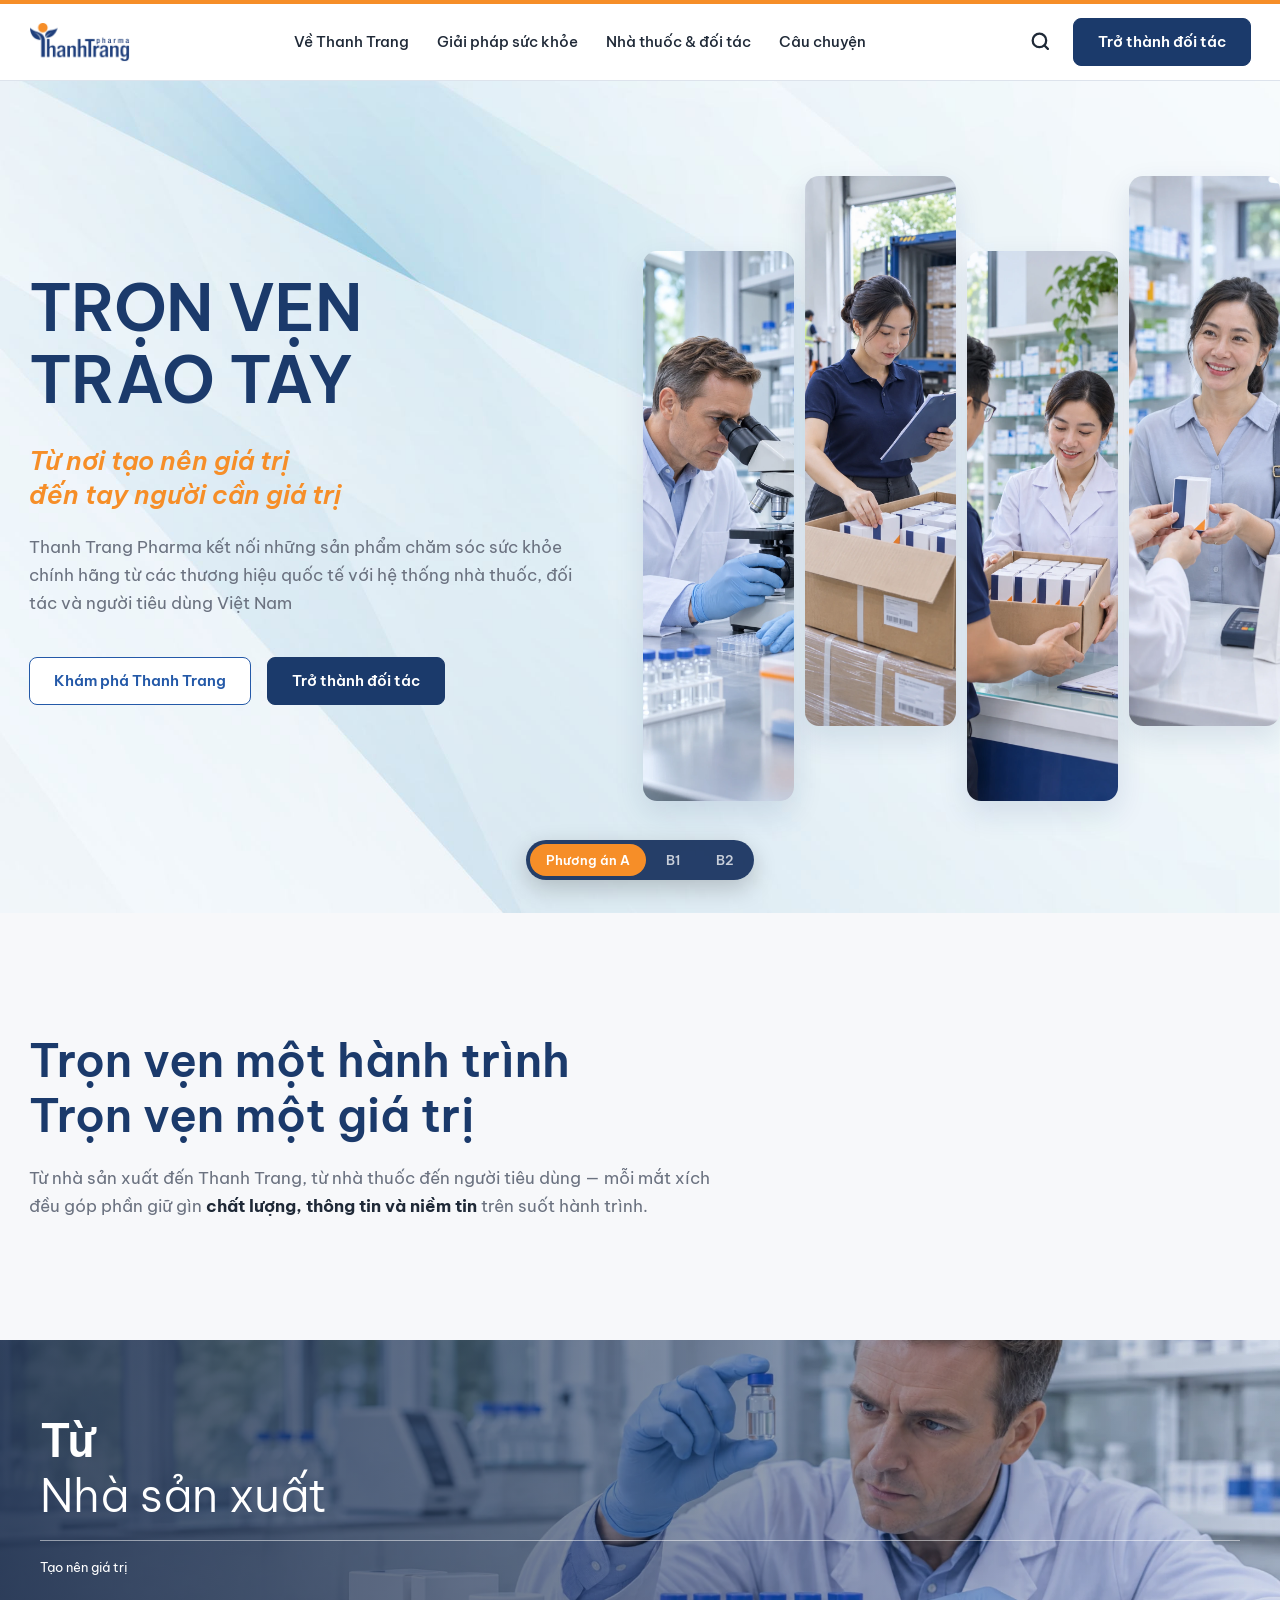
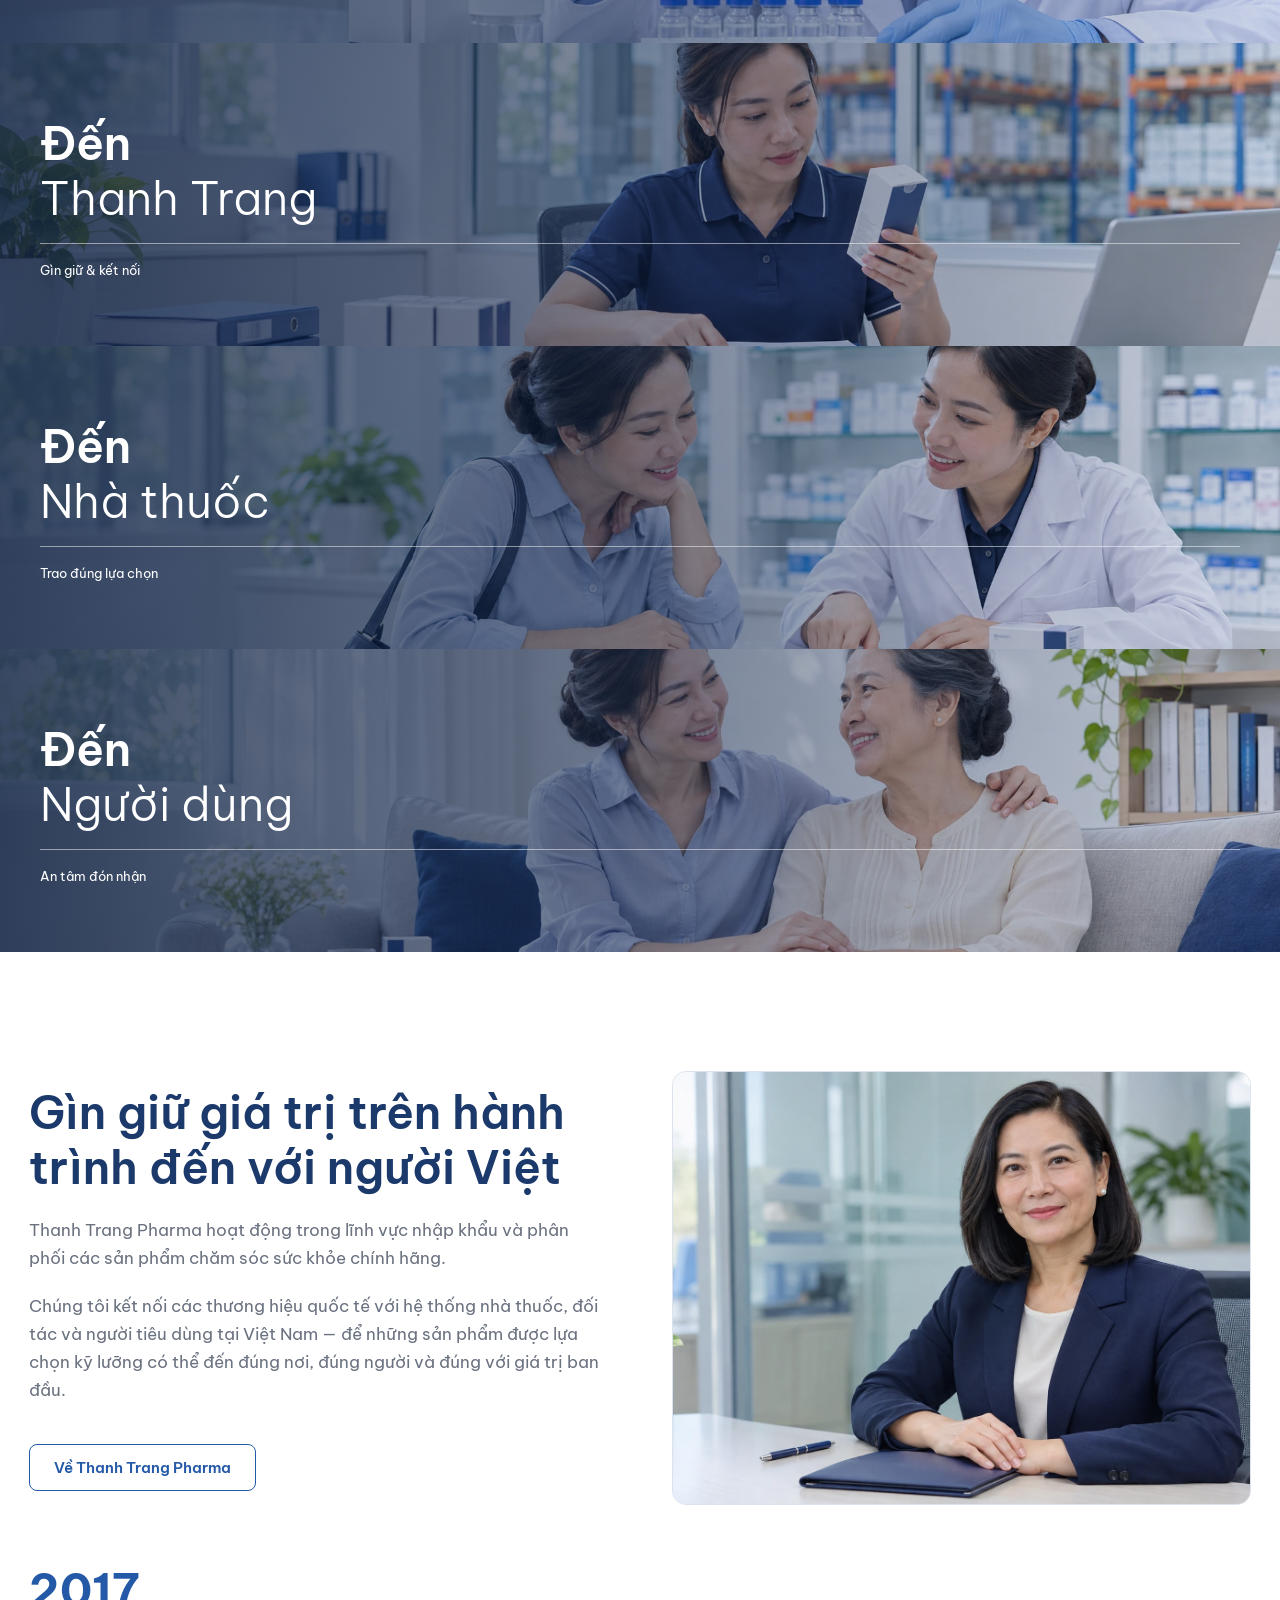
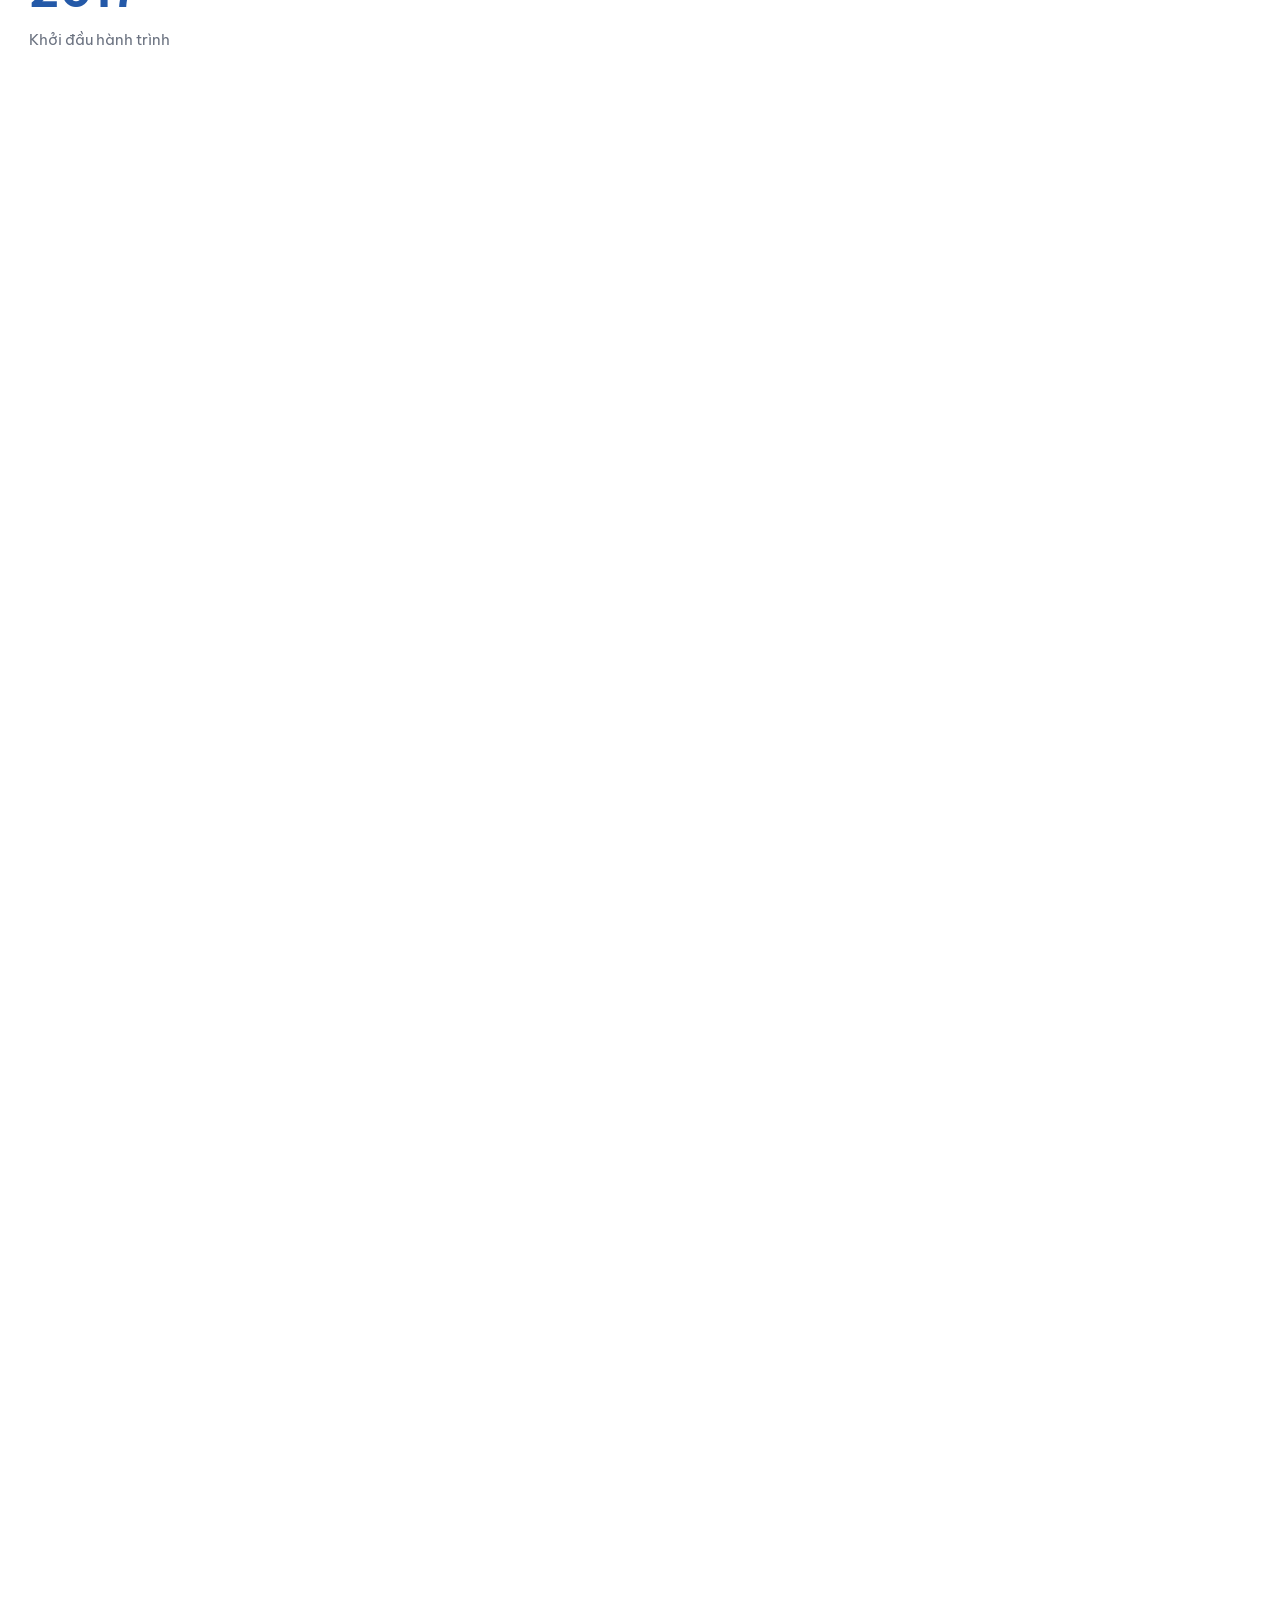
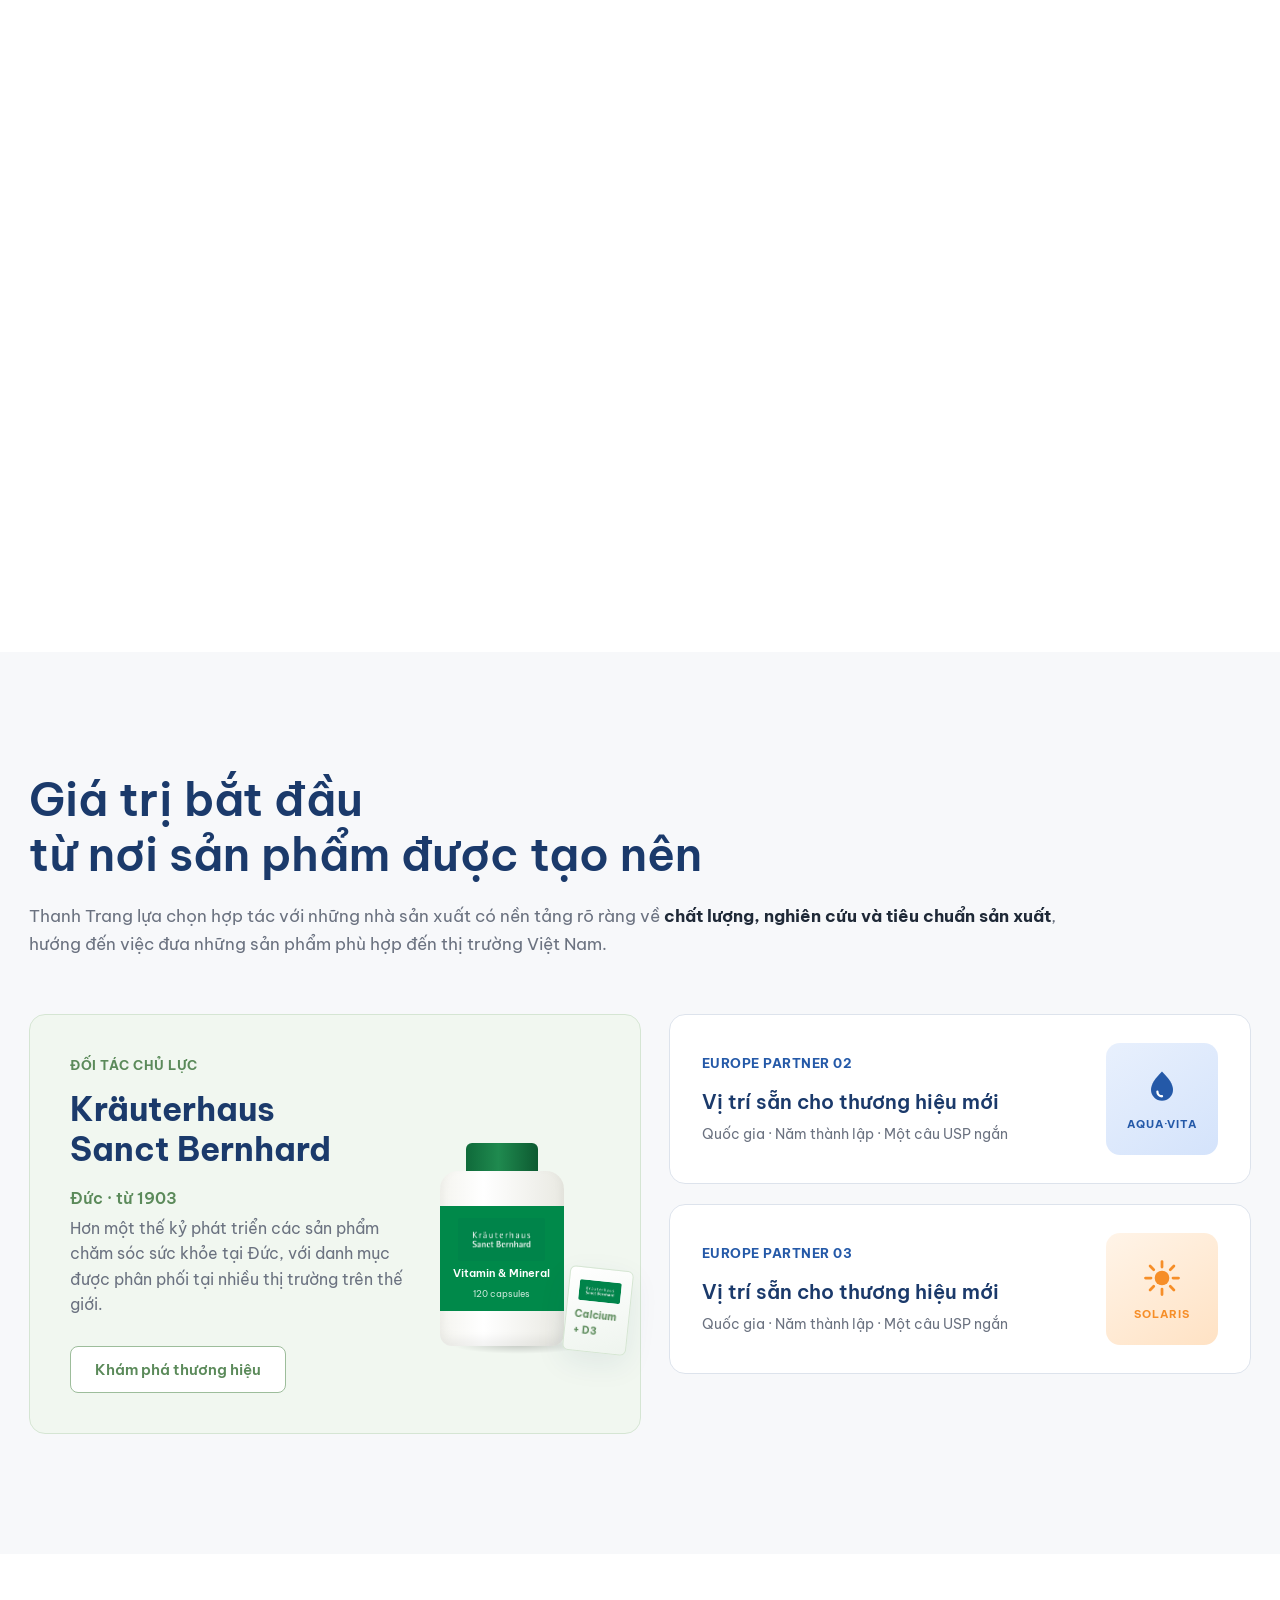
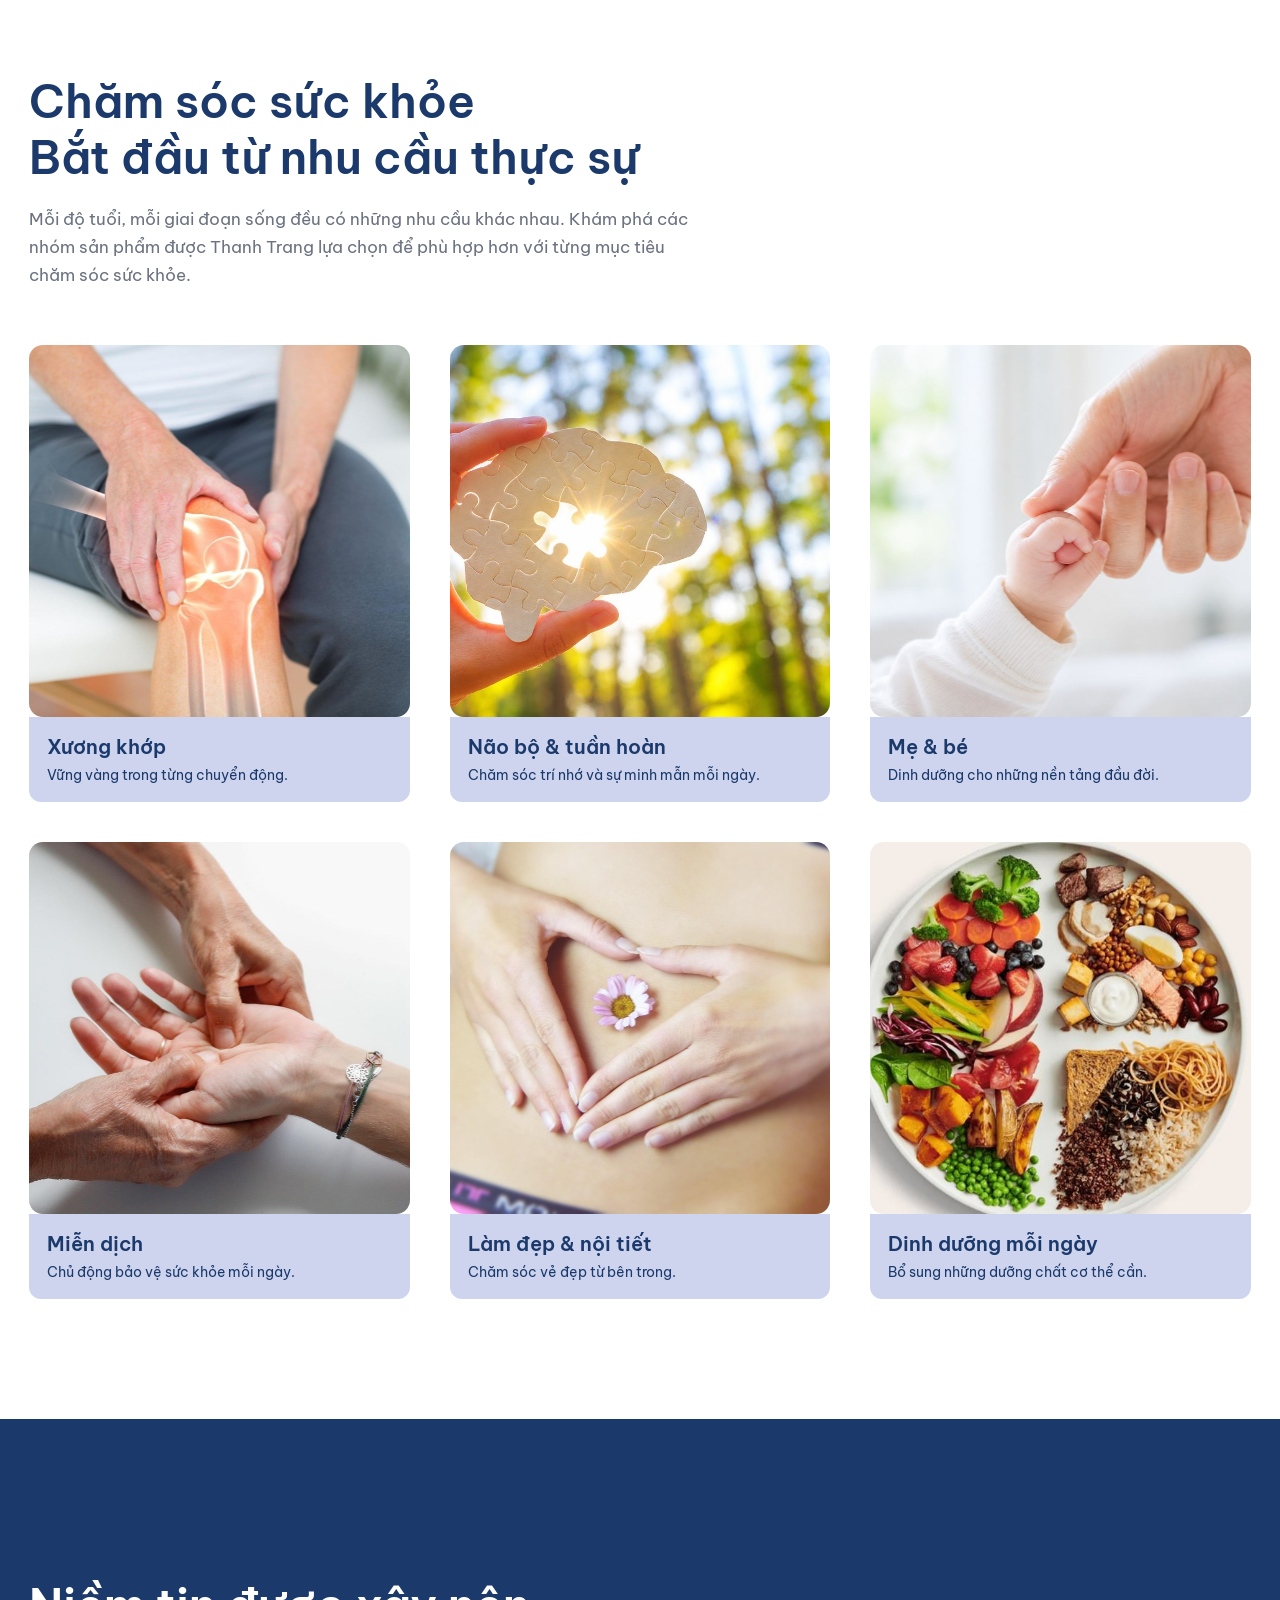
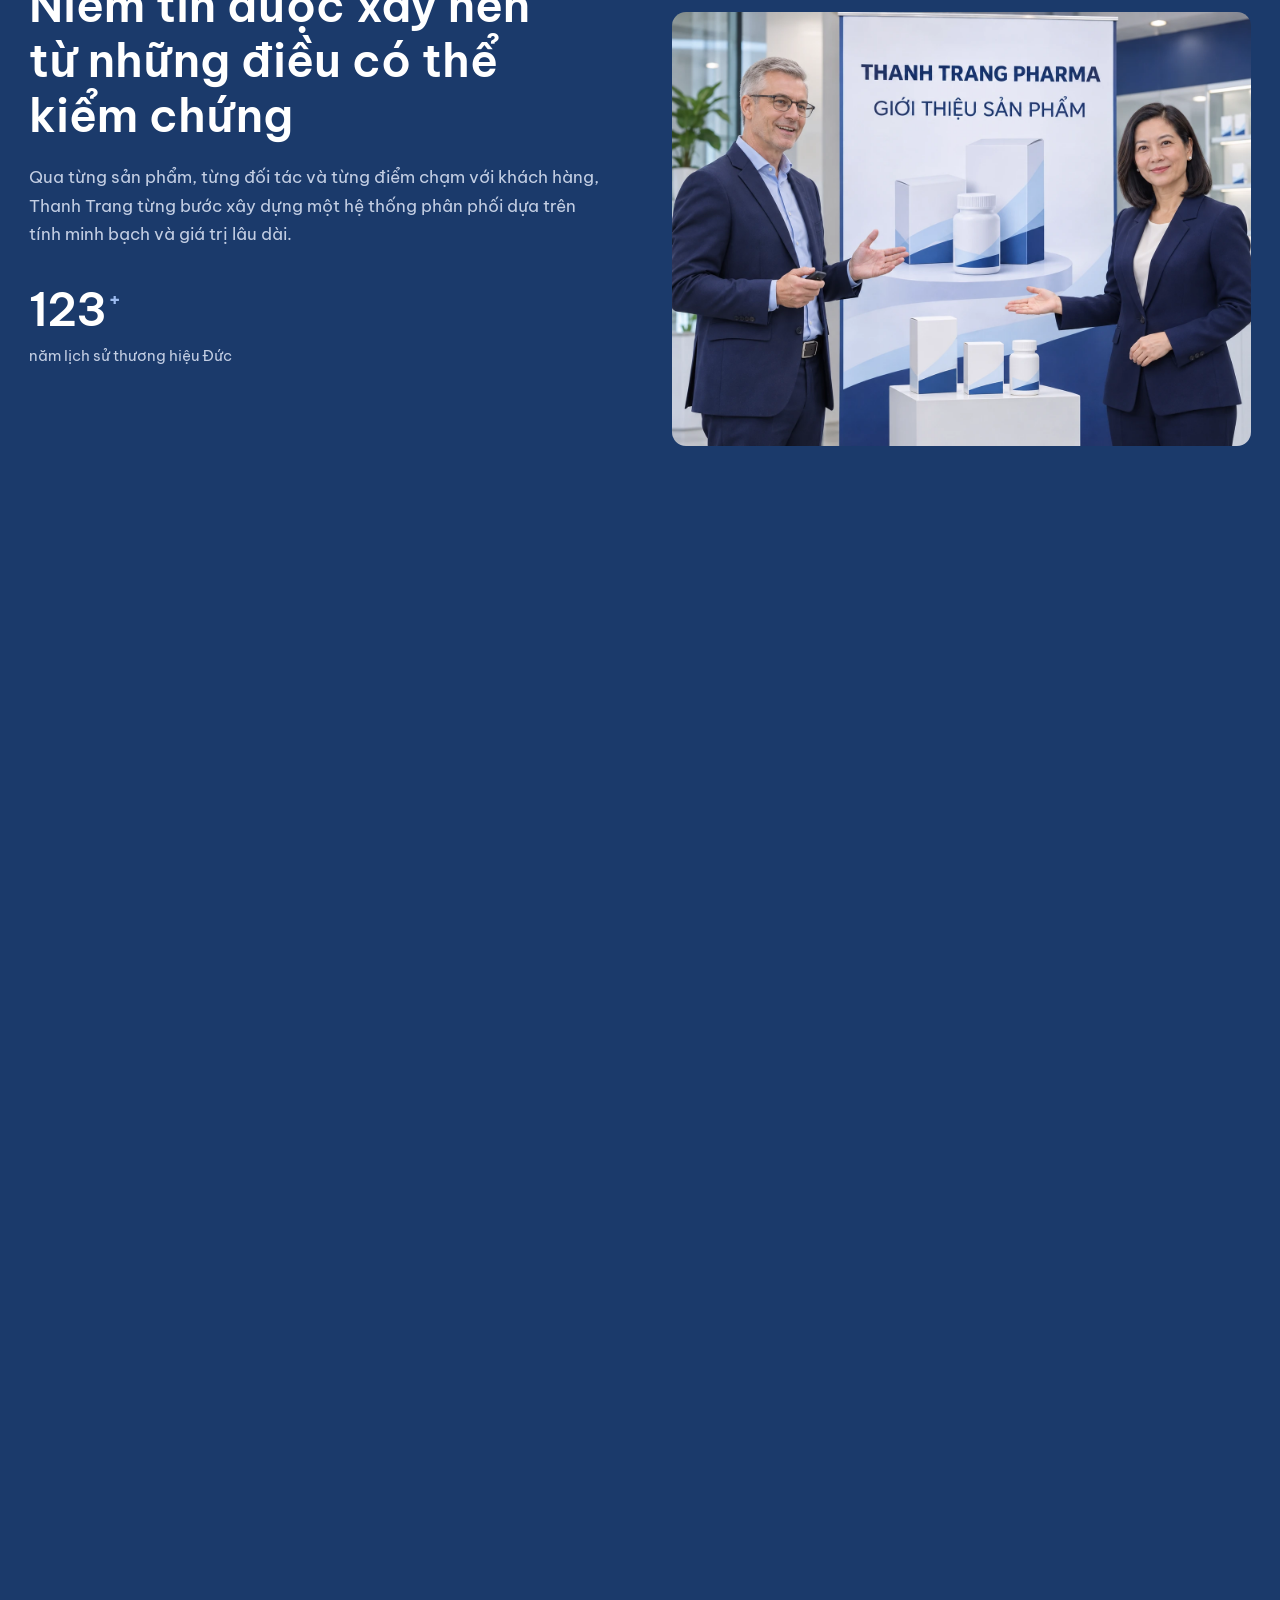
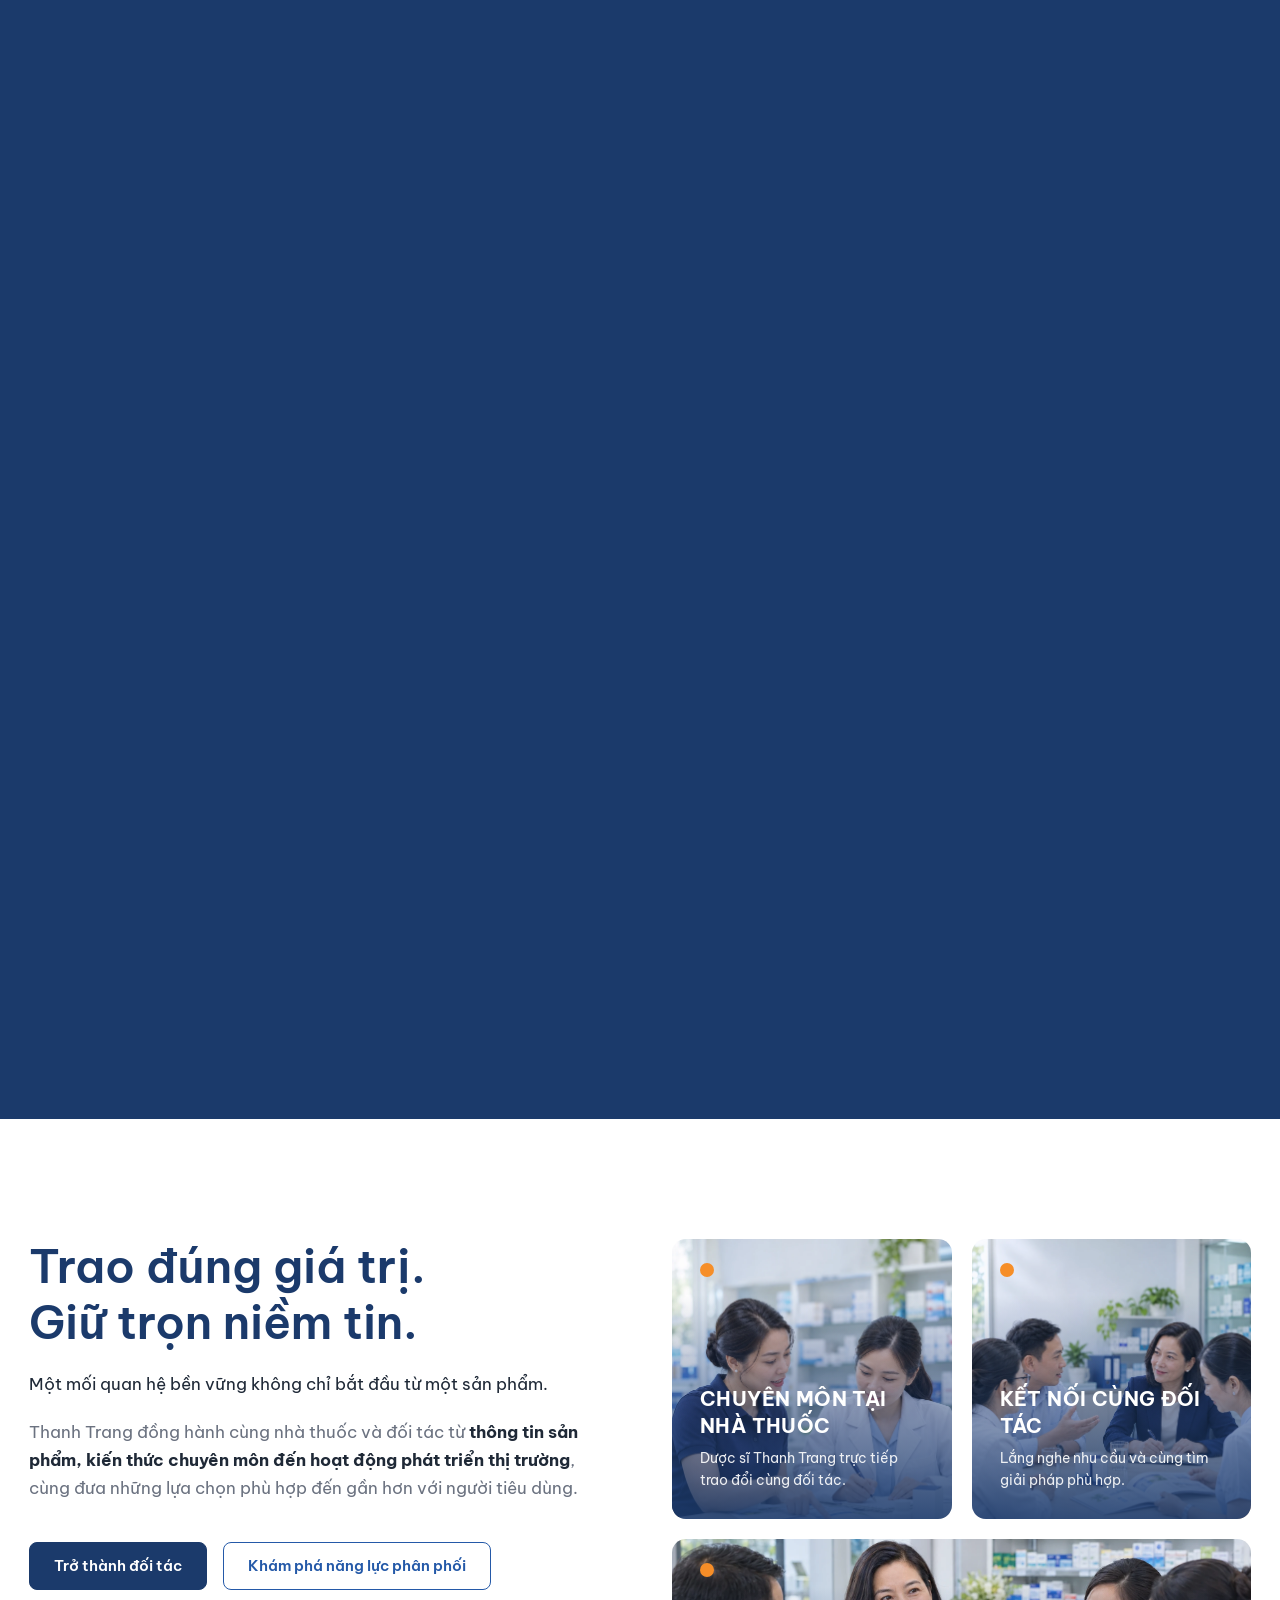
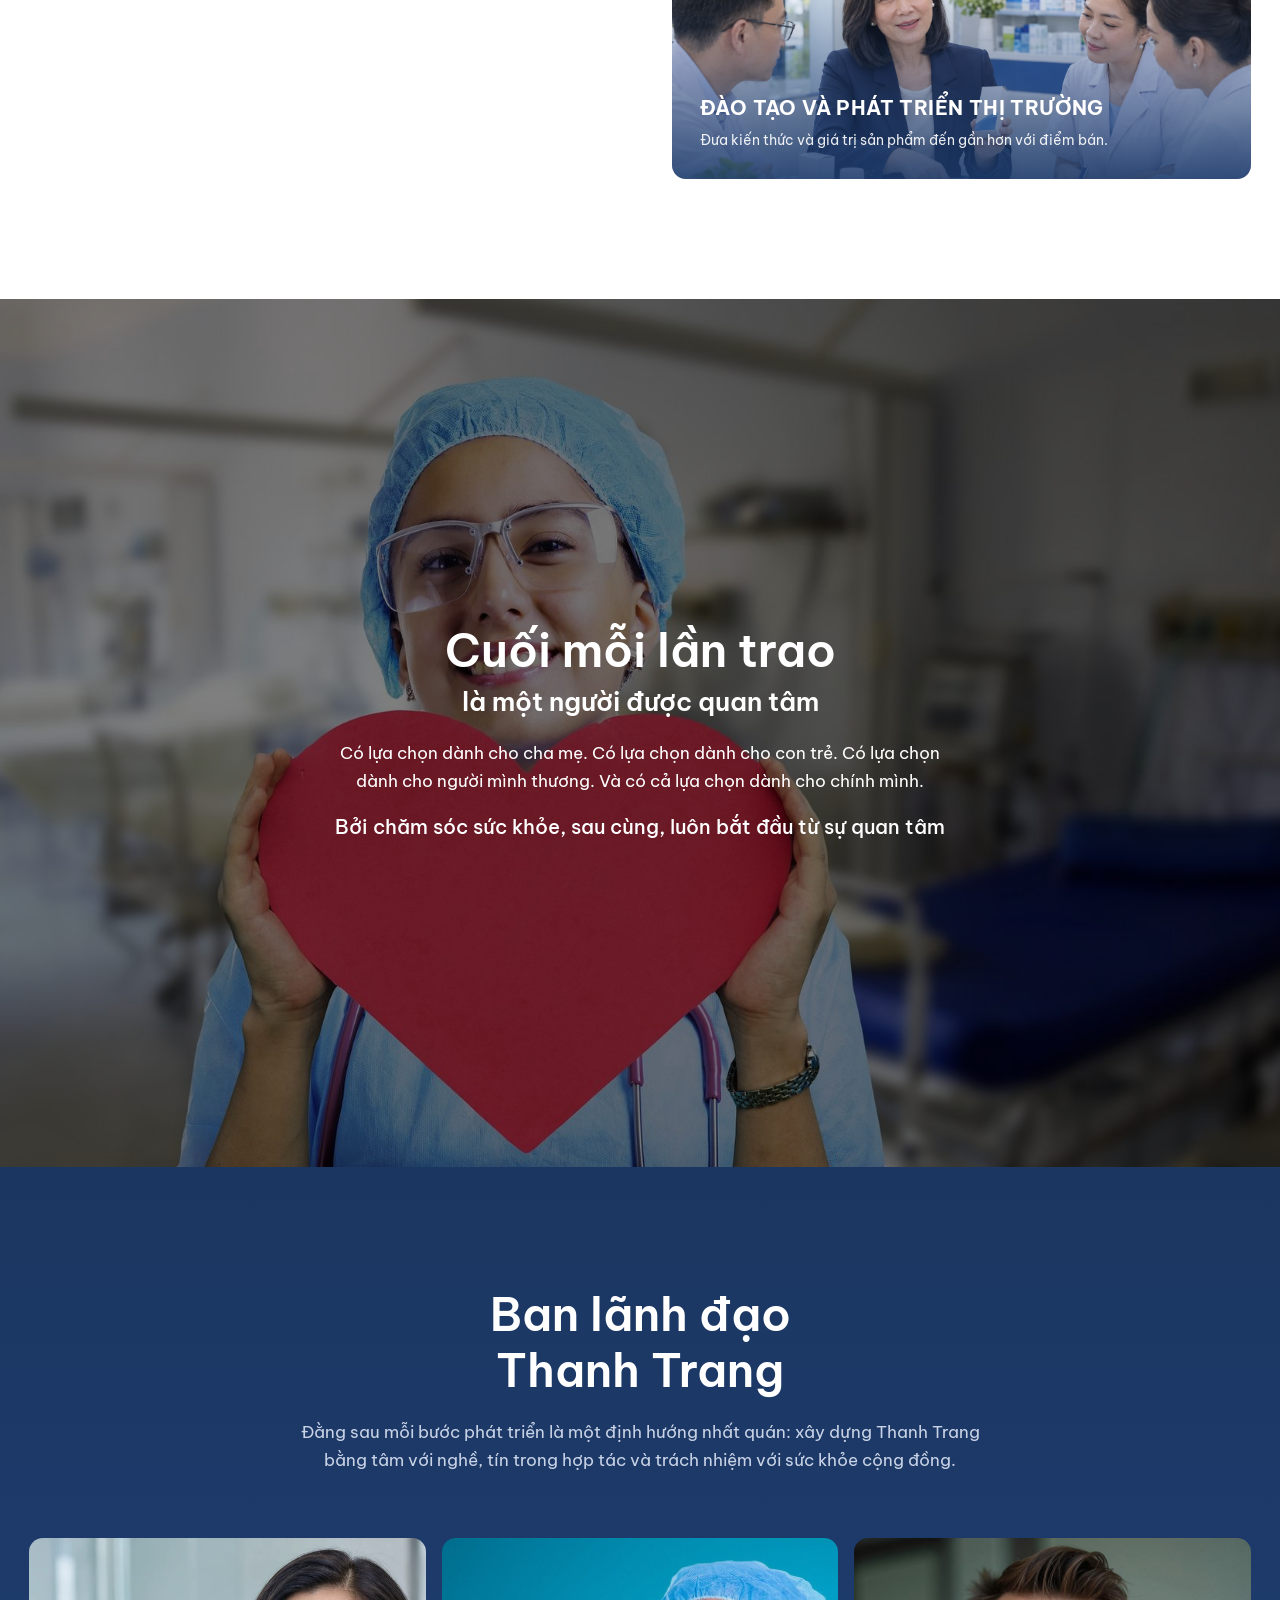
<file: index.html>
<!doctype html>
<html lang="vi">
<head>
<meta charset="utf-8">
<meta name="viewport" content="width=device-width,initial-scale=1">
<title>Thanh Trang Pharma — Trọn vẹn Trao tay</title>
<meta name="description" content="Thanh Trang Pharma kết nối những sản phẩm chăm sóc sức khỏe chính hãng từ các thương hiệu quốc tế với hệ thống nhà thuốc, đối tác và người tiêu dùng Việt Nam.">
<link rel="preconnect" href="https://fonts.googleapis.com">
<link href="https://fonts.googleapis.com/css2?family=Be+Vietnam+Pro:ital,wght@0,400;0,500;0,600;0,700;1,400;1,600&display=swap" rel="stylesheet">
<link rel="stylesheet" href="css/tokens.css?v=21">
<link rel="stylesheet" href="css/base.css?v=21">
<link rel="stylesheet" href="css/components.css?v=21">
<link rel="stylesheet" href="css/sections.css?v=21">
<link rel="stylesheet" href="css/responsive.css?v=21">
<link rel="stylesheet" href="css/typography.css?v=1">
</head>
<body>
<svg width="0" height="0" style="position:absolute" aria-hidden="true">
 <symbol id="arr" viewBox="0 0 16 16"><path d="M2 8h12M9 3l5 5-5 5" fill="none" stroke="currentColor" stroke-width="1.6" stroke-linecap="round" stroke-linejoin="round"/></symbol>
</svg>

<header class="header" id="top">
 <div class="container">
  <a class="logo" href="#top"><img src="assets/icons/logo.png" alt="Thanh Trang Pharma" width="106" height="42"></a>
  <nav class="nav" id="nav">
   <a href="#about">Về Thanh Trang</a>
   <a href="#solutions">Giải pháp sức khỏe</a>
   <a href="#b2b">Nhà thuốc &amp; đối tác</a>
   <a href="#insights">Câu chuyện</a>
  </nav>
  <div class="header-right">
   <button class="icon-btn" aria-label="Tìm kiếm"><svg width="18" height="18" viewBox="0 0 16 16" fill="none" stroke="currentColor" stroke-width="2"><circle cx="7.5" cy="7.5" r="6"/><path d="M12 12l3 3" stroke-linecap="round"/></svg></button>
   <a class="btn btn-primary" href="#cta">Trở thành đối tác</a>
   <button class="icon-btn burger" aria-label="Mở menu" onclick="document.querySelector('.header').classList.toggle('open')"><svg width="24" height="24" viewBox="0 0 24 24" stroke="currentColor" stroke-width="2"><path d="M3 6h18M3 12h18M3 18h18"/></svg></button>
  </div>
 </div>
</header>

<main>
<!-- 01 / HERO -->
<section class="hero">
 <div class="container split">
  <div>
   <h1 class="h1 xl">Trọn vẹn<br>Trao tay</h1>
   <p class="tagline">Từ nơi tạo nên giá trị<br>đến tay người cần giá trị</p>
   <p class="lead">Thanh Trang Pharma kết nối những sản phẩm chăm sóc sức khỏe chính hãng từ các thương hiệu quốc tế với hệ thống nhà thuốc, đối tác và người tiêu dùng Việt Nam</p>
   <div class="actions">
    <a class="btn btn-ghost" href="#about">Khám phá Thanh Trang</a>
    <a class="btn btn-primary" href="#cta">Trở thành đối tác</a>
   </div>
  </div>
  <div>
   <div class="kv">
    <img src="assets/images/hero-1.webp" alt="Chuyên gia nghiên cứu tại phòng thí nghiệm">
    <img src="assets/images/hero-2.webp" alt="Nhân viên kiểm hàng tại kho vận">
    <img src="assets/images/hero-3.webp" alt="Giao hàng cho nhà thuốc">
    <img src="assets/images/hero-4.webp" alt="Dược sĩ trao sản phẩm cho khách hàng">
   </div>
  </div>
 </div>
</section>

<!-- 02 / BRAND PROMISE -->
<section class="section promise">
 <div class="container promise-top">
  <div>
   <h2 class="h1">Trọn vẹn một hành trình<br>Trọn vẹn một giá trị</h2>
   <p class="lead">Từ nhà sản xuất đến Thanh Trang, từ nhà thuốc đến người tiêu dùng — mỗi mắt xích đều góp phần giữ gìn <b>chất lượng, thông tin và niềm tin</b> trên suốt hành trình.</p>
  </div>
 </div>
</section>
<section class="journey-rows" aria-label="Hành trình trao tay">
  <div class="row"><img src="assets/images/journey-1.webp" alt="Chuyên gia kiểm tra mẫu sản phẩm tại phòng thí nghiệm"><div class="inner"><p class="big"><b>Từ</b><i>Nhà sản xuất</i></p><div class="foot"><span>Tạo nên giá trị</span></div></div></div>
  <div class="row"><img src="assets/images/journey-2.webp" alt="Nhân viên Thanh Trang kiểm tra sản phẩm tại kho"><div class="inner"><p class="big"><b>Đến</b><i>Thanh Trang</i></p><div class="foot"><span>Gìn giữ & kết nối</span></div></div></div>
  <div class="row"><img src="assets/images/journey-3.webp" alt="Dược sĩ tư vấn cho khách hàng tại nhà thuốc"><div class="inner"><p class="big"><b>Đến</b><i>Nhà thuốc</i></p><div class="foot"><span>Trao đúng lựa chọn</span></div></div></div>
  <div class="row"><img src="assets/images/journey-4.webp" alt="Người con chăm sóc mẹ tại nhà"><div class="inner"><p class="big"><b>Đến</b><i>Người dùng</i></p><div class="foot"><span>An tâm đón nhận</span></div></div></div>
</section>

<!-- 03 / VỀ THANH TRANG -->
<section class="about-scroll pin" id="about" data-pin>
 <div class="pin-sticky">
  <div class="container">
   <div class="split">
    <div>
     <h2 class="h1">Gìn giữ giá trị trên hành trình đến với người Việt</h2>
     <p class="lead">Thanh Trang Pharma hoạt động trong lĩnh vực nhập khẩu và phân phối các sản phẩm chăm sóc sức khỏe chính hãng.</p>
     <p class="lead">Chúng tôi kết nối các thương hiệu quốc tế với hệ thống nhà thuốc, đối tác và người tiêu dùng tại Việt Nam — để những sản phẩm được lựa chọn kỹ lưỡng có thể đến đúng nơi, đúng người và đúng với giá trị ban đầu.</p>
     <div class="actions"><a class="btn btn-ghost" href="#">Về Thanh Trang Pharma</a></div>
    </div>
    <div class="frame stack-ph">
     <img class="on" src="assets/images/about-1.webp" alt="Lãnh đạo Thanh Trang tại văn phòng">
     <img src="assets/images/about-2.webp" alt="Làm việc cùng chuyên gia tại nhà máy đối tác">
     <img src="assets/images/about-3.webp" alt="Trao đổi cùng dược sĩ và đối tác tại nhà thuốc">
     <img src="assets/images/about-4.webp" alt="Đội ngũ Thanh Trang">
    </div>
   </div>
   <div class="statbar">
    <div class="on"><b>2017</b><span>Khởi đầu hành trình</span></div>
    <div><b>XX+</b><span>Sản phẩm phân phối</span></div>
    <div><b>XX+</b><span>Điểm bán / đối tác</span></div>
    <div><b>Toàn quốc</b><span>Phạm vi phát triển</span></div>
   </div>
  </div>
 </div>
</section>

<!-- 04 / THƯƠNG HIỆU & NHÀ SẢN XUẤT CHÂU ÂU -->
<section class="section brands">
 <div class="container">
  <h2 class="h1">Giá trị bắt đầu<br>từ nơi sản phẩm được tạo nên</h2>
  <p class="lead wide">Thanh Trang lựa chọn hợp tác với những nhà sản xuất có nền tảng rõ ràng về <b>chất lượng, nghiên cứu và tiêu chuẩn sản xuất</b>, hướng đến việc đưa những sản phẩm phù hợp đến thị trường Việt Nam.</p>
  <div class="brand-grid">
   <article class="brand-main">
    <div class="brand-main-txt">
     <p class="brand-tag">Đối tác chủ lực</p>
     <h3>Kräuterhaus<br>Sanct Bernhard</h3>
     <p class="brand-meta">Đức · từ 1903</p>
     <p>Hơn một thế kỷ phát triển các sản phẩm chăm sóc sức khỏe tại Đức, với danh mục được phân phối tại nhiều thị trường trên thế giới.</p>
     <a class="btn btn-green" href="#">Khám phá thương hiệu</a>
    </div>
    <div class="packshot" aria-label="Sản phẩm minh họa Kräuterhaus Sanct Bernhard">
     <div class="bottle">
      <span class="cap"></span>
      <span class="body"><span class="label"><img src="assets/images/img92.jpg" alt=""><em>Vitamin &amp; Mineral</em><small>120 capsules</small></span></span>
     </div>
     <div class="box-pack"><img src="assets/images/img92.jpg" alt=""><em>Calcium + D3</em></div>
    </div>
   </article>
   <div class="brand-list">
    <!-- Mỗi thương hiệu mới = 1 brand-card. Khi chưa có đối tác thật thì xoá card (không hiển thị placeholder trên web chính thức). -->
    <article class="brand-card">
     <div><p class="brand-tag">Europe partner 02</p><h4>Vị trí sẵn cho thương hiệu mới</h4><p>Quốc gia · Năm thành lập · Một câu USP ngắn</p></div>
     <div class="logo-box lb-blue" aria-hidden="true"><svg viewBox="0 0 48 48" width="44" height="44"><path d="M24 6c8 8 12 14 12 20a12 12 0 0 1-24 0c0-6 4-12 12-20z" fill="currentColor"/><path d="M19 28a5 5 0 0 0 5 5" stroke="#fff" stroke-width="2.5" fill="none" stroke-linecap="round"/></svg><span>AQUA·VITA</span></div>
    </article>
    <article class="brand-card">
     <div><p class="brand-tag">Europe partner 03</p><h4>Vị trí sẵn cho thương hiệu mới</h4><p>Quốc gia · Năm thành lập · Một câu USP ngắn</p></div>
     <div class="logo-box lb-orange" aria-hidden="true"><svg viewBox="0 0 48 48" width="44" height="44"><circle cx="24" cy="24" r="8" fill="currentColor"/><g stroke="currentColor" stroke-width="3" stroke-linecap="round"><path d="M24 6v6M24 36v6M6 24h6M36 24h6M11 11l4 4M33 33l4 4M37 11l-4 4M15 33l-4 4"/></g></svg><span>SOLARIS</span></div>
    </article>
   </div>
  </div>
 </div>
</section>

<!-- 05 / GIẢI PHÁP SỨC KHỎE -->
<section class="section alt sol-b" id="solutions">
 <div class="container">
  <h2 class="h1">Chăm sóc sức khỏe<br>Bắt đầu từ nhu cầu thực sự</h2>
  <p class="lead">Mỗi độ tuổi, mỗi giai đoạn sống đều có những nhu cầu khác nhau. Khám phá các nhóm sản phẩm được Thanh Trang lựa chọn để phù hợp hơn với từng mục tiêu chăm sóc sức khỏe.</p>
  <div class="scards"><a class="scard" href="#"><div class="ph"><img src="assets/images/img110.jpg" alt=""></div><div class="bar"><h3>Xương khớp</h3><p>Vững vàng trong từng chuyển động.</p></div></a><a class="scard" href="#"><div class="ph"><img src="assets/images/img74.jpg" alt=""></div><div class="bar"><h3>Não bộ &amp; tuần hoàn</h3><p>Chăm sóc trí nhớ và sự minh mẫn mỗi ngày.</p></div></a><a class="scard" href="#"><div class="ph"><img src="assets/images/img88.jpg" alt=""></div><div class="bar"><h3>Mẹ &amp; bé</h3><p>Dinh dưỡng cho những nền tảng đầu đời.</p></div></a><a class="scard" href="#"><div class="ph"><img src="assets/images/img78.jpg" alt=""></div><div class="bar"><h3>Miễn dịch</h3><p>Chủ động bảo vệ sức khỏe mỗi ngày.</p></div></a><a class="scard" href="#"><div class="ph"><img src="assets/images/img66.jpg" alt=""></div><div class="bar"><h3>Làm đẹp &amp; nội tiết</h3><p>Chăm sóc vẻ đẹp từ bên trong.</p></div></a><a class="scard" href="#"><div class="ph"><img src="assets/images/img58.jpg" alt=""></div><div class="bar"><h3>Dinh dưỡng mỗi ngày</h3><p>Bổ sung những dưỡng chất cơ thể cần.</p></div></a></div>
 </div>
</section>

<!-- 06 / PROOF & TRUST — ghim khi cuộn -->
<section class="proof-scroll pin" data-pin>
 <div class="pin-sticky">
  <div class="container split">
   <div>
    <h2 class="h1">Niềm tin được xây nên<br>từ những điều có thể kiểm chứng</h2>
    <p class="lead">Qua từng sản phẩm, từng đối tác và từng điểm chạm với khách hàng, Thanh Trang từng bước xây dựng một hệ thống phân phối dựa trên tính minh bạch và giá trị lâu dài.</p>
    <div class="figures">
     <div class="fig hl on"><b>123<sup>+</sup></b><span>năm lịch sử thương hiệu Đức</span></div>
     <div class="fig"><b>XX<sup>+</sup></b><span>sản phẩm chính hãng</span></div>
     <div class="fig"><b>XX<sup>+</sup></b><span>đối tác / điểm bán</span></div>
     <div class="fig"><b>XX</b><span>tỉnh thành hiện diện</span></div>
    </div>
   </div>
   <div class="frame stack-ph">
    <img class="on" src="assets/images/proof-1.webp" alt="Thanh Trang cùng đối tác Đức giới thiệu sản phẩm">
    <img src="assets/images/proof-2.webp" alt="Danh mục sản phẩm chính hãng do Thanh Trang phân phối">
    <img src="assets/images/proof-3.webp" alt="Trao đổi cùng dược sĩ tại nhà thuốc đối tác">
    <img src="assets/images/proof-4.webp" alt="Minh họa phạm vi hiện diện trên toàn quốc">
   </div>
  </div>
 </div>
</section>

<!-- 07 / NHÀ THUỐC & ĐỐI TÁC -->
<section class="section alt b2b" id="b2b">
 <div class="container split">
  <div>
   <h2 class="h1">Trao đúng giá trị.<br>Giữ trọn niềm tin.</h2>
   <p class="lead" style="color:var(--ink)">Một mối quan hệ bền vững không chỉ bắt đầu từ một sản phẩm.</p>
   <p class="lead">Thanh Trang đồng hành cùng nhà thuốc và đối tác từ <b>thông tin sản phẩm, kiến thức chuyên môn đến hoạt động phát triển thị trường</b>, cùng đưa những lựa chọn phù hợp đến gần hơn với người tiêu dùng.</p>
   <div class="actions">
    <a class="btn btn-primary" href="#cta">Trở thành đối tác</a>
    <a class="btn btn-ghost" href="#">Khám phá năng lực phân phối</a>
   </div>
  </div>
  <div class="b2b-tiles">
   <article class="b2b-tile"><img src="assets/images/b2b-1.webp" alt=""><span class="dot"></span><h3>Chuyên môn tại nhà thuốc</h3><p>Dược sĩ Thanh Trang trực tiếp trao đổi cùng đối tác.</p></article>
   <article class="b2b-tile"><img src="assets/images/b2b-2.webp" alt=""><span class="dot"></span><h3>Kết nối cùng đối tác</h3><p>Lắng nghe nhu cầu và cùng tìm giải pháp phù hợp.</p></article>
   <article class="b2b-tile wide"><img src="assets/images/about-3.webp" alt=""><span class="dot"></span><h3>Đào tạo và phát triển thị trường</h3><p>Đưa kiến thức và giá trị sản phẩm đến gần hơn với điểm bán.</p></article>
  </div>
 </div>
</section>

<!-- 08 / ĐẾN TAY NGƯỜI CẦN NÓ -->
<section class="quote-b">
 <img src="assets/images/img42.jpg" alt="">
 <div class="container">
  <h2 class="h1">Cuối mỗi lần trao</h2>
  <p class="h2">là một người được quan tâm</p>
  <p>Có lựa chọn dành cho cha mẹ. Có lựa chọn dành cho con trẻ. Có lựa chọn dành cho người mình thương. Và có cả lựa chọn dành cho chính mình.</p>
  <strong>Bởi chăm sóc sức khỏe, sau cùng, luôn bắt đầu từ sự quan tâm</strong>
 </div>
</section>

<!-- 09 / BAN LÃNH ĐẠO (tùy chọn — phương án A: homepage teaser) -->
<section class="leaders-b">
 <div class="container">
  <h2 class="h1">Ban lãnh đạo<em>Thanh Trang</em></h2>
  <p class="lead">Đằng sau mỗi bước phát triển là một định hướng nhất quán: xây dựng Thanh Trang bằng tâm với nghề, tín trong hợp tác và trách nhiệm với sức khỏe cộng đồng.</p>
  <div class="people-b">
   <div class="person-b"><img src="assets/images/about-1.webp" alt=""><h3>Nguyễn Văn<br>Mười</h3><div class="foot"><span>TỔNG GIÁM ĐỐC</span></div></div>
   <div class="person-b"><img src="assets/images/img34.jpg" alt=""><h3>Nguyễn Văn<br>Mười</h3><div class="foot"><span>TỔNG GIÁM ĐỐC</span></div></div>
   <div class="person-b"><img src="assets/images/img70.jpg" alt=""><h3>Nguyễn Văn<br>Mười</h3><div class="foot"><span>TỔNG GIÁM ĐỐC</span></div></div>
  </div>
 </div>
</section>

<!-- 10 / TIN TỨC – KHÁM PHÁ THÊM -->
<section class="news-b" id="news">
 <div class="container">
  <h2 class="h1">Gieo nền tảng<em>nuôi dưỡng sức khỏe</em></h2>
  <p class="lead">Từ những kiến thức chăm sóc sức khỏe đến hoạt động tại nhà thuốc, sự kiện và những dấu mốc hợp tác — khám phá những câu chuyện đang diễn ra mỗi ngày tại Thanh Trang.</p>
  <div class="news-grid">
   <article class="feature"><img src="assets/images/proof-2.webp" alt=""><div class="txt"><div class="meta"><span>SỰ KIỆN B2B</span><span>12 · 08 · 2026</span></div><h3>Thanh Trang và Kräuterhaus Sanct Bernhard rà soát danh mục 2027</h3><p>Hai bên làm việc trực tiếp tại nhà máy để chốt quy cách và kế hoạch sản phẩm cho thị trường Việt Nam trong năm tới.</p></div></article>
   <div>
    <article class="item"><div class="meta"><span>SỰ KIỆN B2B</span><span>12 · 08 · 2026</span></div><h3>Thanh Trang và Kräuterhaus Sanct Bernhard rà soát danh mục 2027</h3></article>
    <article class="item"><div class="meta"><span>SỰ KIỆN B2B</span><span>12 · 08 · 2026</span></div><h3>Thanh Trang tham dự triển lãm dược phẩm quốc tế tại Hà Nội</h3></article>
   </div>
  </div>
 </div>
</section>

<!-- 11 / FINAL CTA -->
<section class="cta-pdf" id="cta">
 <img class="cta-bg" src="assets/images/cta-hands.jpg" alt="">
 <div class="container">
  <div class="cta-txt">
   <h2>Có những giá trị</h2>
   <p class="cta-sub">chỉ trọn vẹn khi được trao đi.</p>
   <p class="cta-body">Từ một sản phẩm tốt đến một mối quan hệ bền vững, mỗi hành trình đều bắt đầu bằng một kết nối.<br>Nếu bạn cùng Thanh Trang tin vào những giá trị sức khỏe minh bạch, chất lượng và lâu dài, chúng tôi sẵn sàng bắt đầu hành trình tiếp theo cùng bạn.</p>
  </div>
  <div class="cta-btns">
   <a class="cbtn solid" href="mailto:info@thanhtrangpharma.vn">Liên hệ Thanh Trang</a>
   <a class="cbtn line" href="#">Trở thành đối tác</a>
  </div>
 </div>
</section>
</main>

<footer class="footer">
 <div class="container">
  <div class="fgrid">
   <div class="f-about">
    <img src="assets/icons/flogo.png" alt="Thanh Trang Pharma" style="height:42px;width:auto">
    <p>Phụng sự sức khoẻ cộng đồng bằng những kết nối có giá trị — giữa thương hiệu quốc tế, nhà thuốc Việt Nam và người tiêu dùng.</p>
    <div class="social">
     <a href="#" aria-label="Facebook"><svg width="18" height="18" viewBox="0 0 18 18" fill="#fff" opacity=".7"><path d="M9 0C4 0 0 4 0 9c0 4.2 2.9 7.7 6.8 8.7v-6H5V9h1.8V7.8c0-3.1 1.4-4.5 4.4-4.5.6 0 1.6.1 2 .2V6h-1.1c-1.4 0-2 .5-2 2v1H13l-.5 2.7h-2.4v6.2C14.5 17.4 18 13.6 18 9c0-5-4-9-9-9z"/></svg></a>
     <a href="#" aria-label="YouTube"><svg width="18" height="13" viewBox="0 0 18 13" fill="#fff" opacity=".7"><path d="M17.8 2.8s-.2-1.3-.7-1.8C16.4.3 15.7.3 15.3.2 12.8 0 9 0 9 0S5.2 0 2.7.2C2.3.3 1.6.3.9 1 .4 1.5.2 2.8.2 2.8S0 4.2 0 5.7v1.4C0 8.5.2 10 .2 10s.2 1.2.7 1.8c.7.7 1.6.6 2 .7 1.4.2 6.1.2 6.1.2s3.8 0 6.3-.2c.4 0 1.1 0 1.8-.7.5-.6.7-1.8.7-1.8s.2-1.5.2-2.9V5.7c0-1.5-.2-2.9-.2-2.9zM7.1 8.7v-5L12 6.2 7.1 8.7z"/></svg></a>
     <a href="#" aria-label="TikTok"><svg width="16" height="18" viewBox="0 0 16 18" fill="#fff" opacity=".7"><path d="M11.3 0h-3v12.2c0 1.5-1.2 2.7-2.6 2.7S3 13.7 3 12.2s1.2-2.6 2.6-2.6V6.5C2.5 6.5 0 9.1 0 12.2 0 15.4 2.5 18 5.7 18s5.7-2.6 5.7-5.8V5.9c1.1.9 2.5 1.4 4 1.4V4.2c-2.3-.1-4.1-1.9-4.1-4.2z"/></svg></a>
     <a href="#" aria-label="Zalo"><img src="assets/icons/icon0.png" alt="" style="width:20px"></a>
    </div>
   </div>
   <div><h4>Khám phá</h4><ul><li><a href="#about">Về chúng tôi</a></li><li><a href="#">Giá trị cốt lõi</a></li><li><a href="#">Hành trình phát triển</a></li><li><a href="#insights">Tin tức</a></li><li><a href="#">Tuyển dụng</a></li></ul></div>
   <div><h4>Hợp tác</h4><ul><li><a href="#">Hệ sinh thái thương hiệu</a></li><li><a href="#">Năng lực đồng hành</a></li><li><a href="#">Hệ thống phân phối</a></li><li><a href="#cta">Trở thành đối tác</a></li><li><a href="#">Trở thành điểm bán</a></li></ul></div>
   <div><h4>Liên hệ</h4><ul class="contact">
    <li><img src="assets/icons/icon1.png" alt=""><span>Số nhà — Đường — Phường<br>Quận — Hà Nội, Việt Nam<br>[chờ địa chỉ trụ sở đầy đủ]</span></li>
    <li><img src="assets/icons/icon2.png" alt=""><span>Hotline [chờ số]</span></li>
    <li><img src="assets/icons/icon3.png" alt=""><a href="mailto:info@thanhtrangpharma.vn">info@thanhtrangpharma.vn</a></li>
    <li><img src="assets/icons/icon4.png" alt=""><span>Thứ Hai – Thứ Sáu · 08:00 – 17:30</span></li>
   </ul></div>
  </div>
  <div class="legal">
   <span>CÔNG TY TNHH/CỔ PHẦN [tên pháp nhân đầy đủ]</span><span>MSDN [chờ cấp]</span><span>GCN đủ điều kiện kinh doanh dược [số]</span><span>Chịu trách nhiệm nội dung: [họ tên]</span>
   <span><a href="#">Chính sách bảo mật</a></span><span><a href="#">Điều khoản sử dụng</a></span><span>© 2026 Thanh Trang Pharma</span>
  </div>
 </div>
</footer>
<script src="js/main.js?v=21"></script>
<nav class="variant-switch" aria-label="Chọn phương án"><a href="./" class="on">Phương án A</a><a href="demo7/">B1</a><a href="demo7/b2.html">B2</a></nav>
<style>.variant-switch{position:fixed;left:50%;bottom:20px;transform:translateX(-50%);z-index:99;display:flex;gap:4px;padding:4px;background:rgba(21,47,93,.92);border-radius:999px;box-shadow:0 8px 24px rgba(0,0,0,.2);font:600 13px "Be Vietnam Pro",sans-serif}.variant-switch a{color:#fff;padding:8px 16px;border-radius:999px;text-decoration:none;opacity:.75}.variant-switch a.on{background:#f68e28;opacity:1}</style>
</body>
</html>
</file>
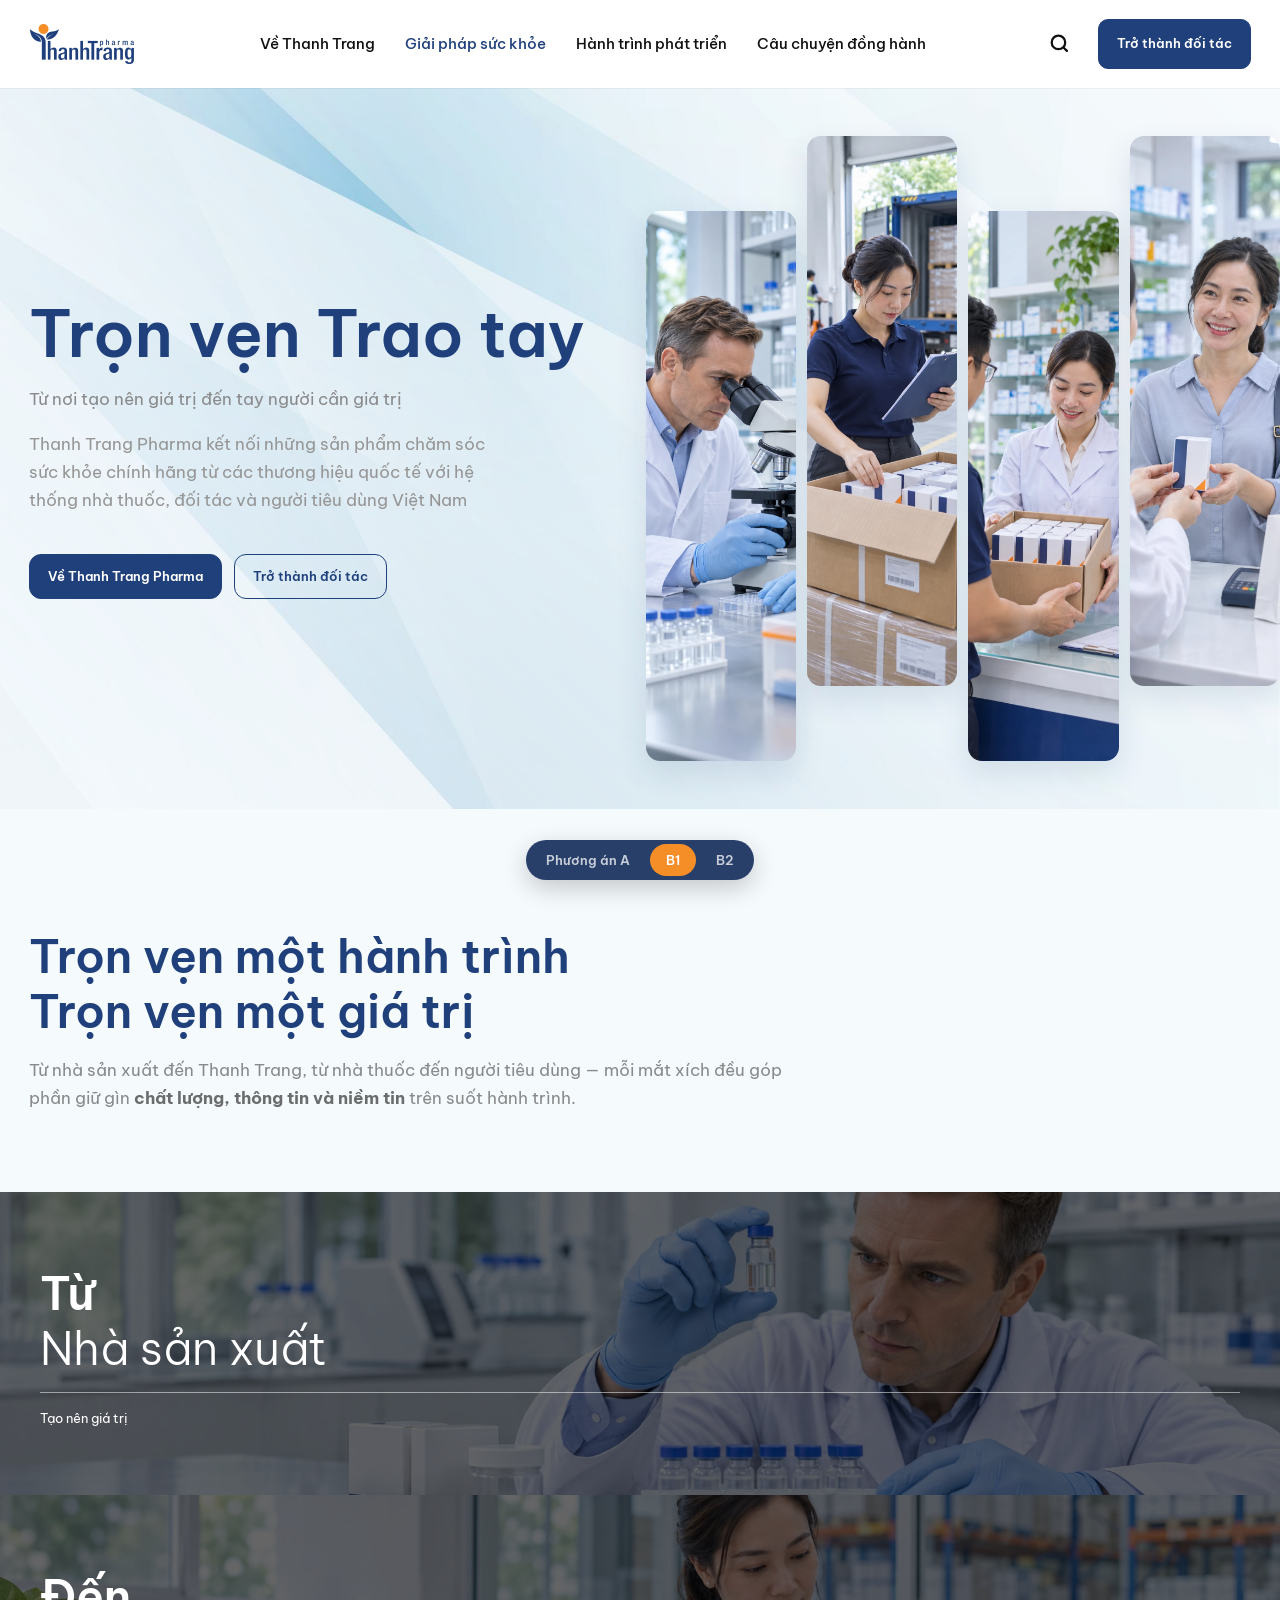
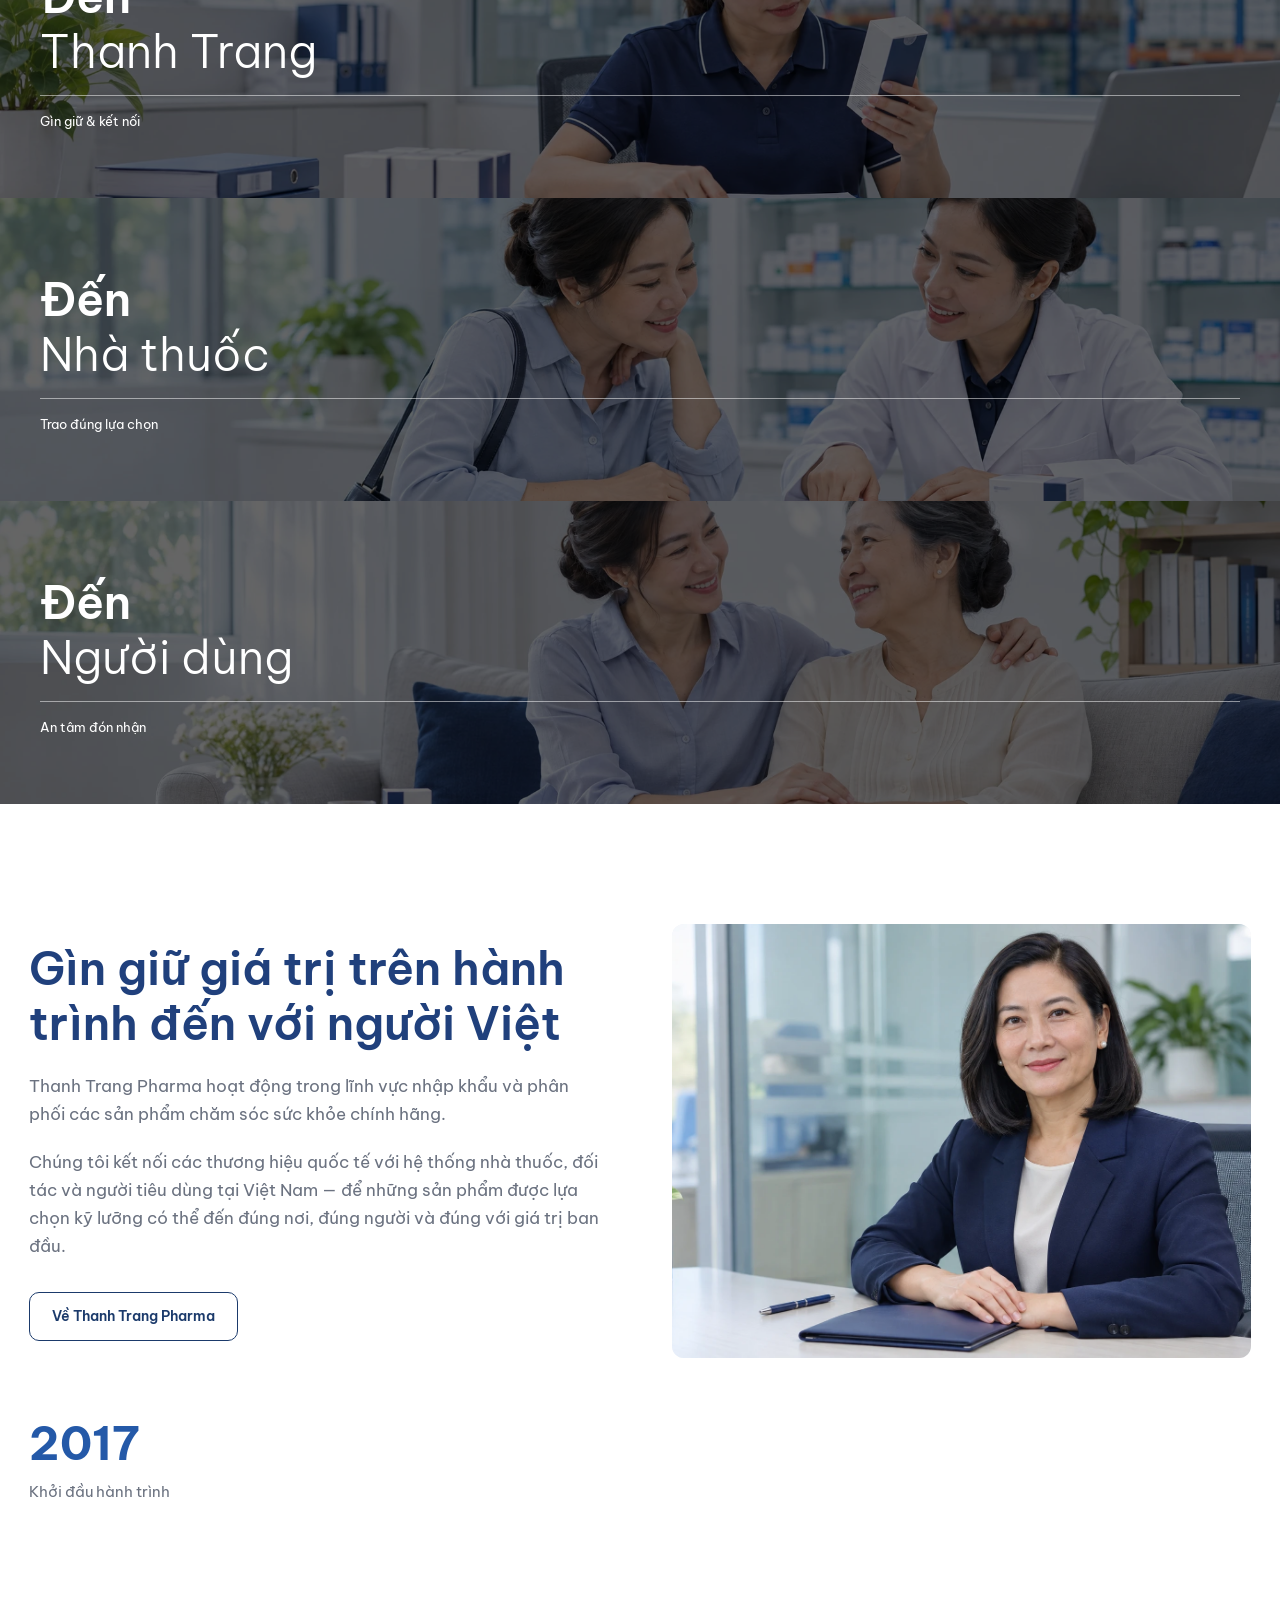
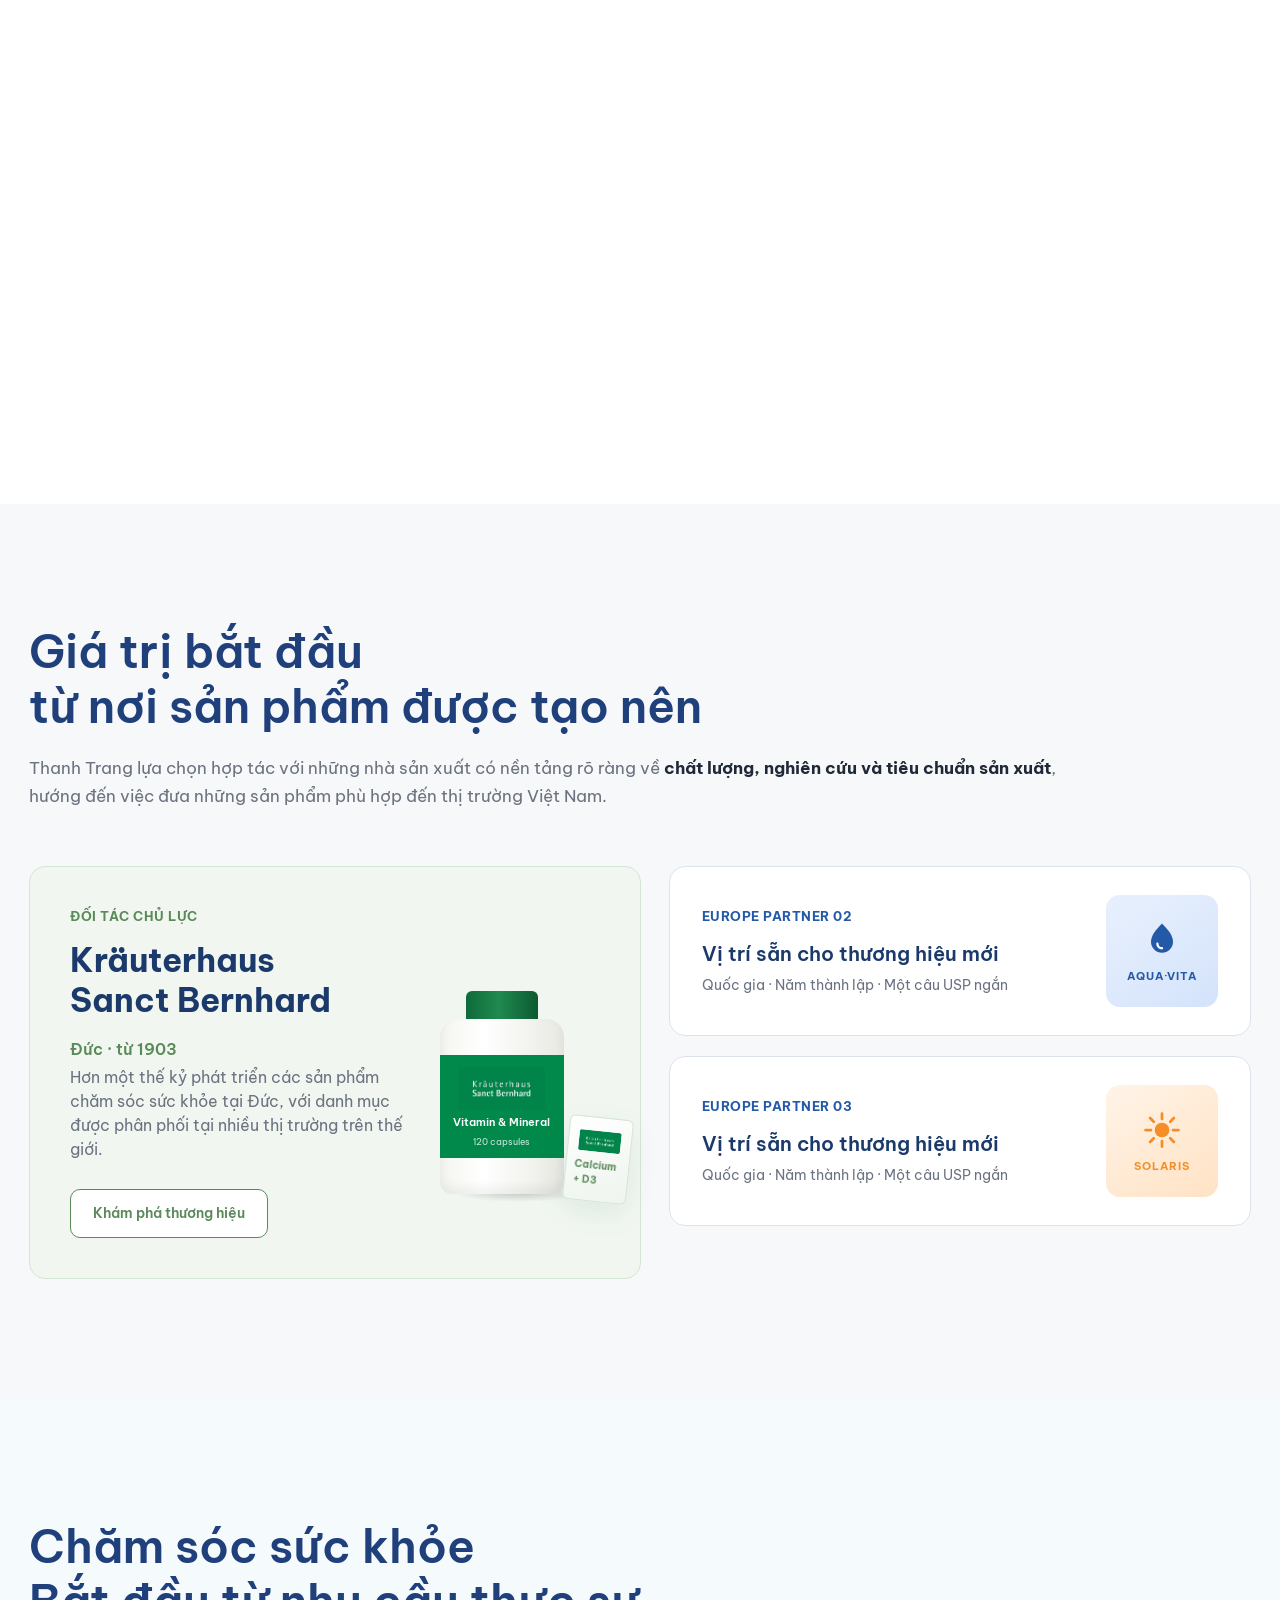
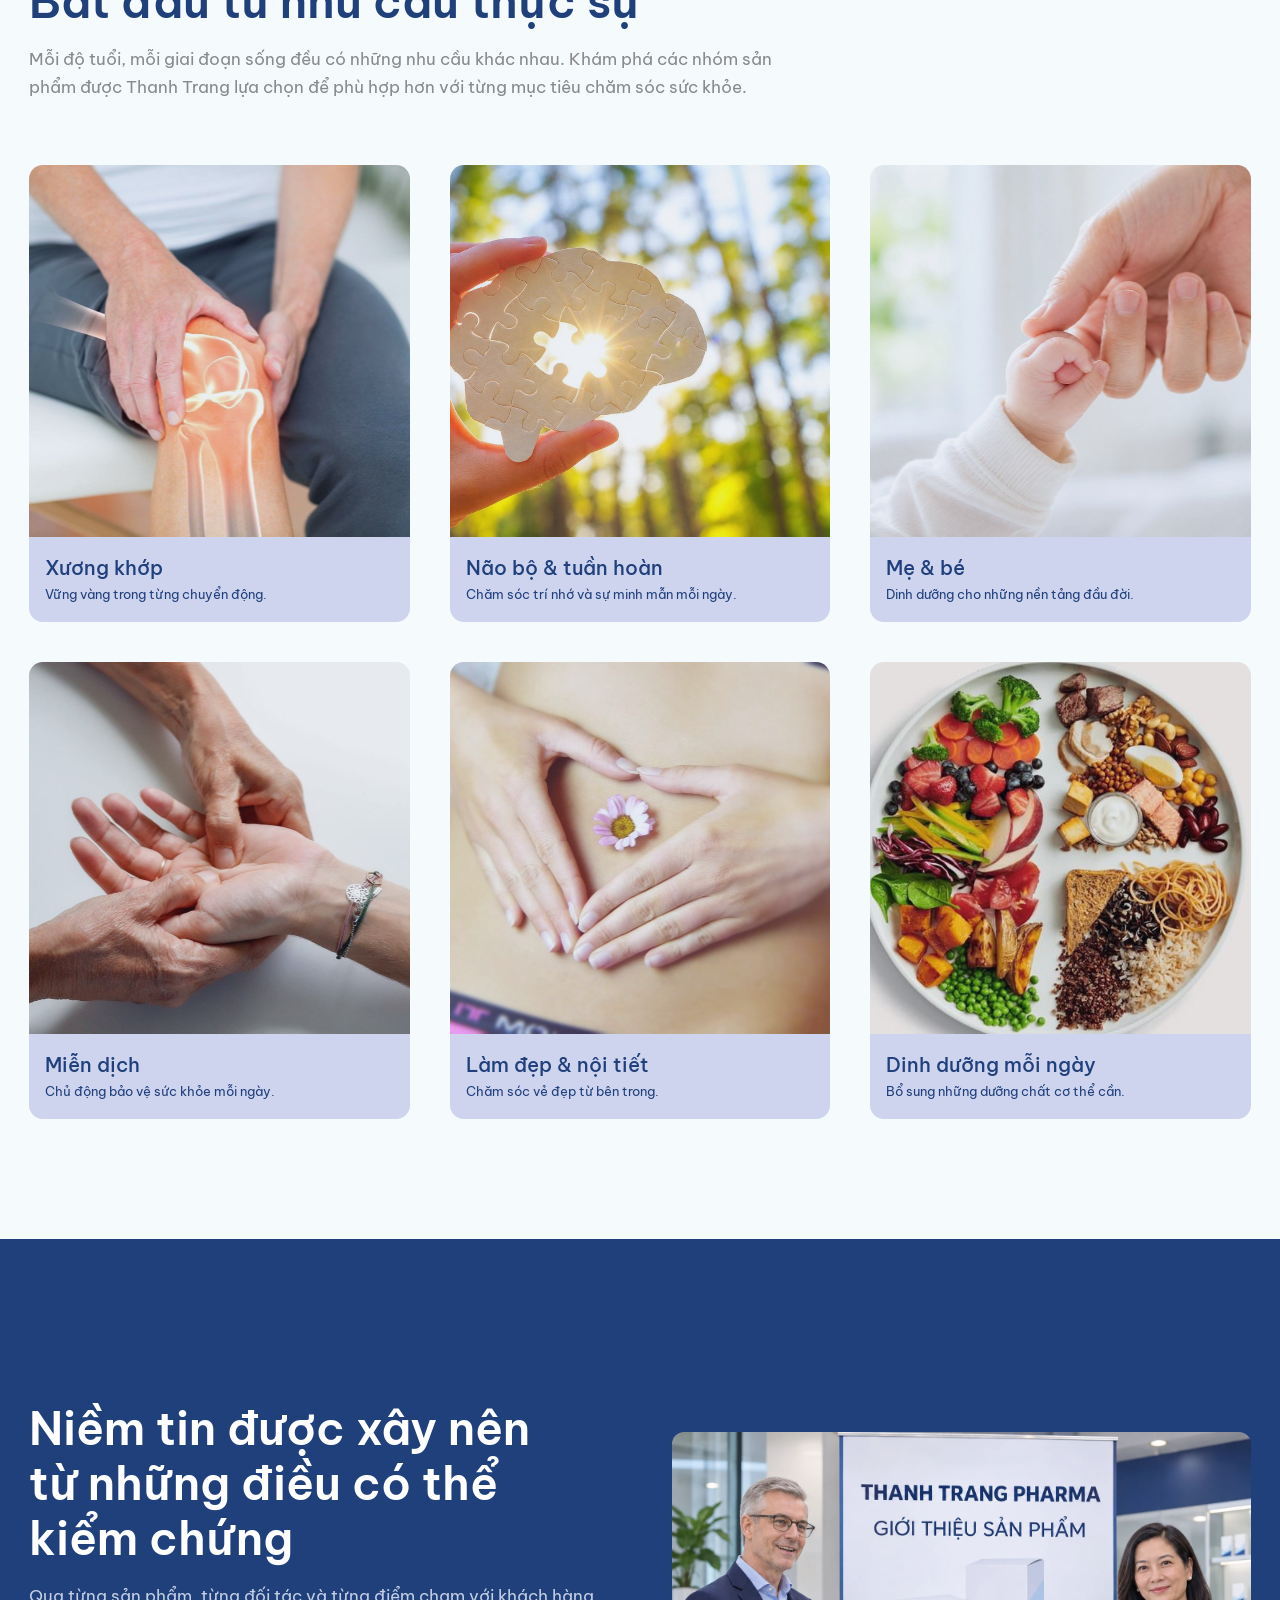
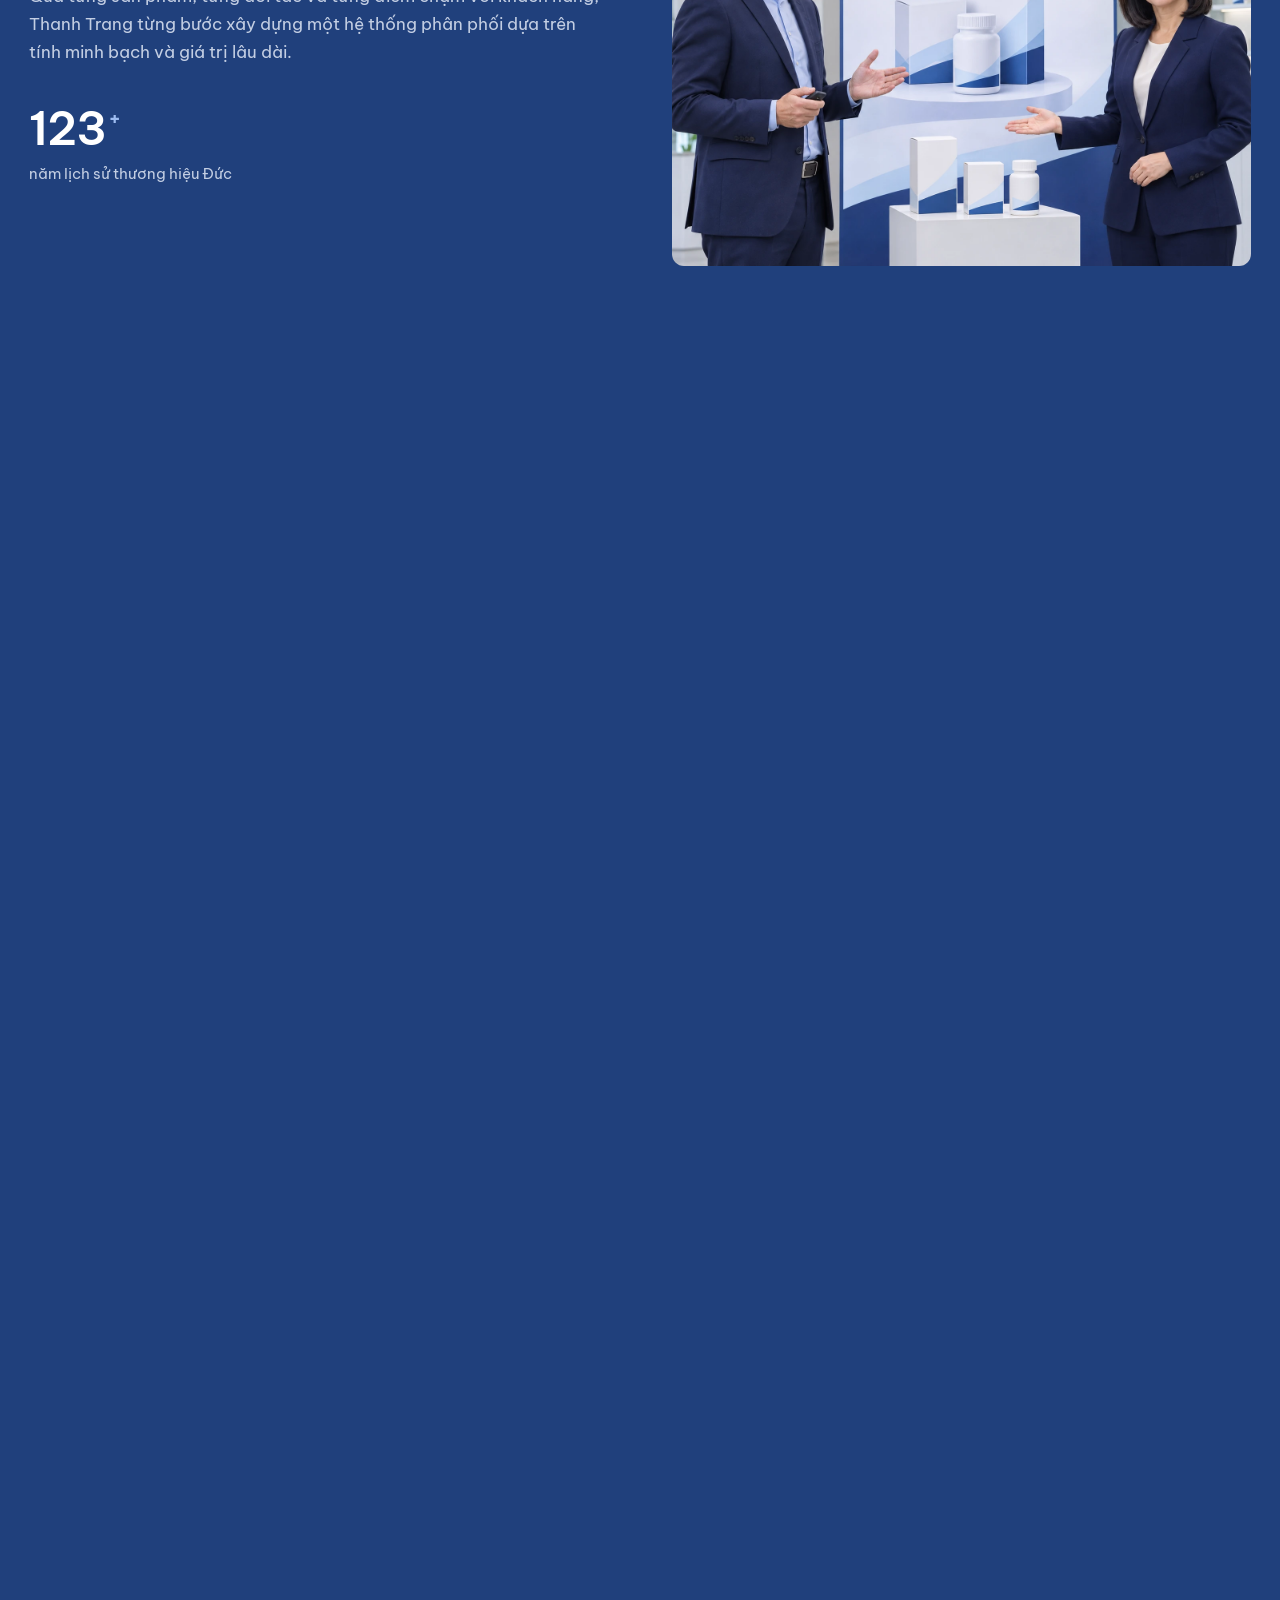
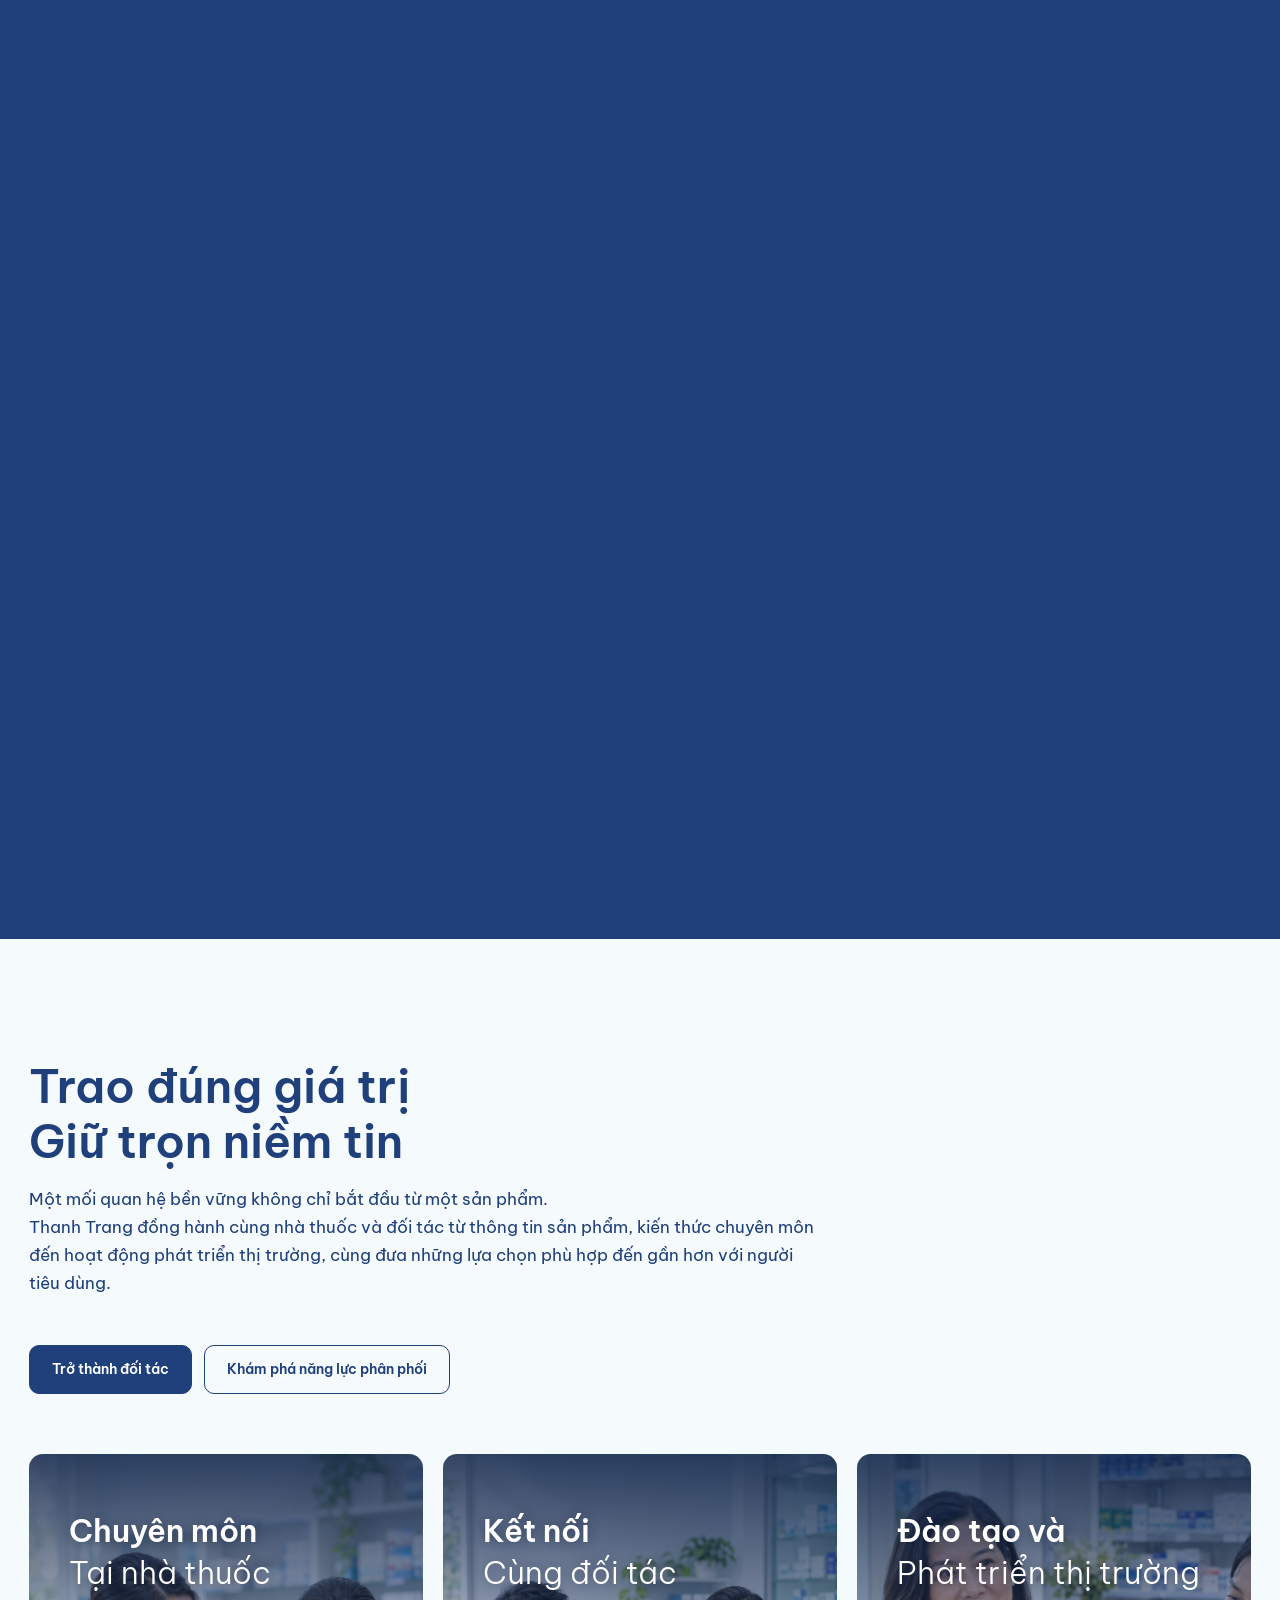
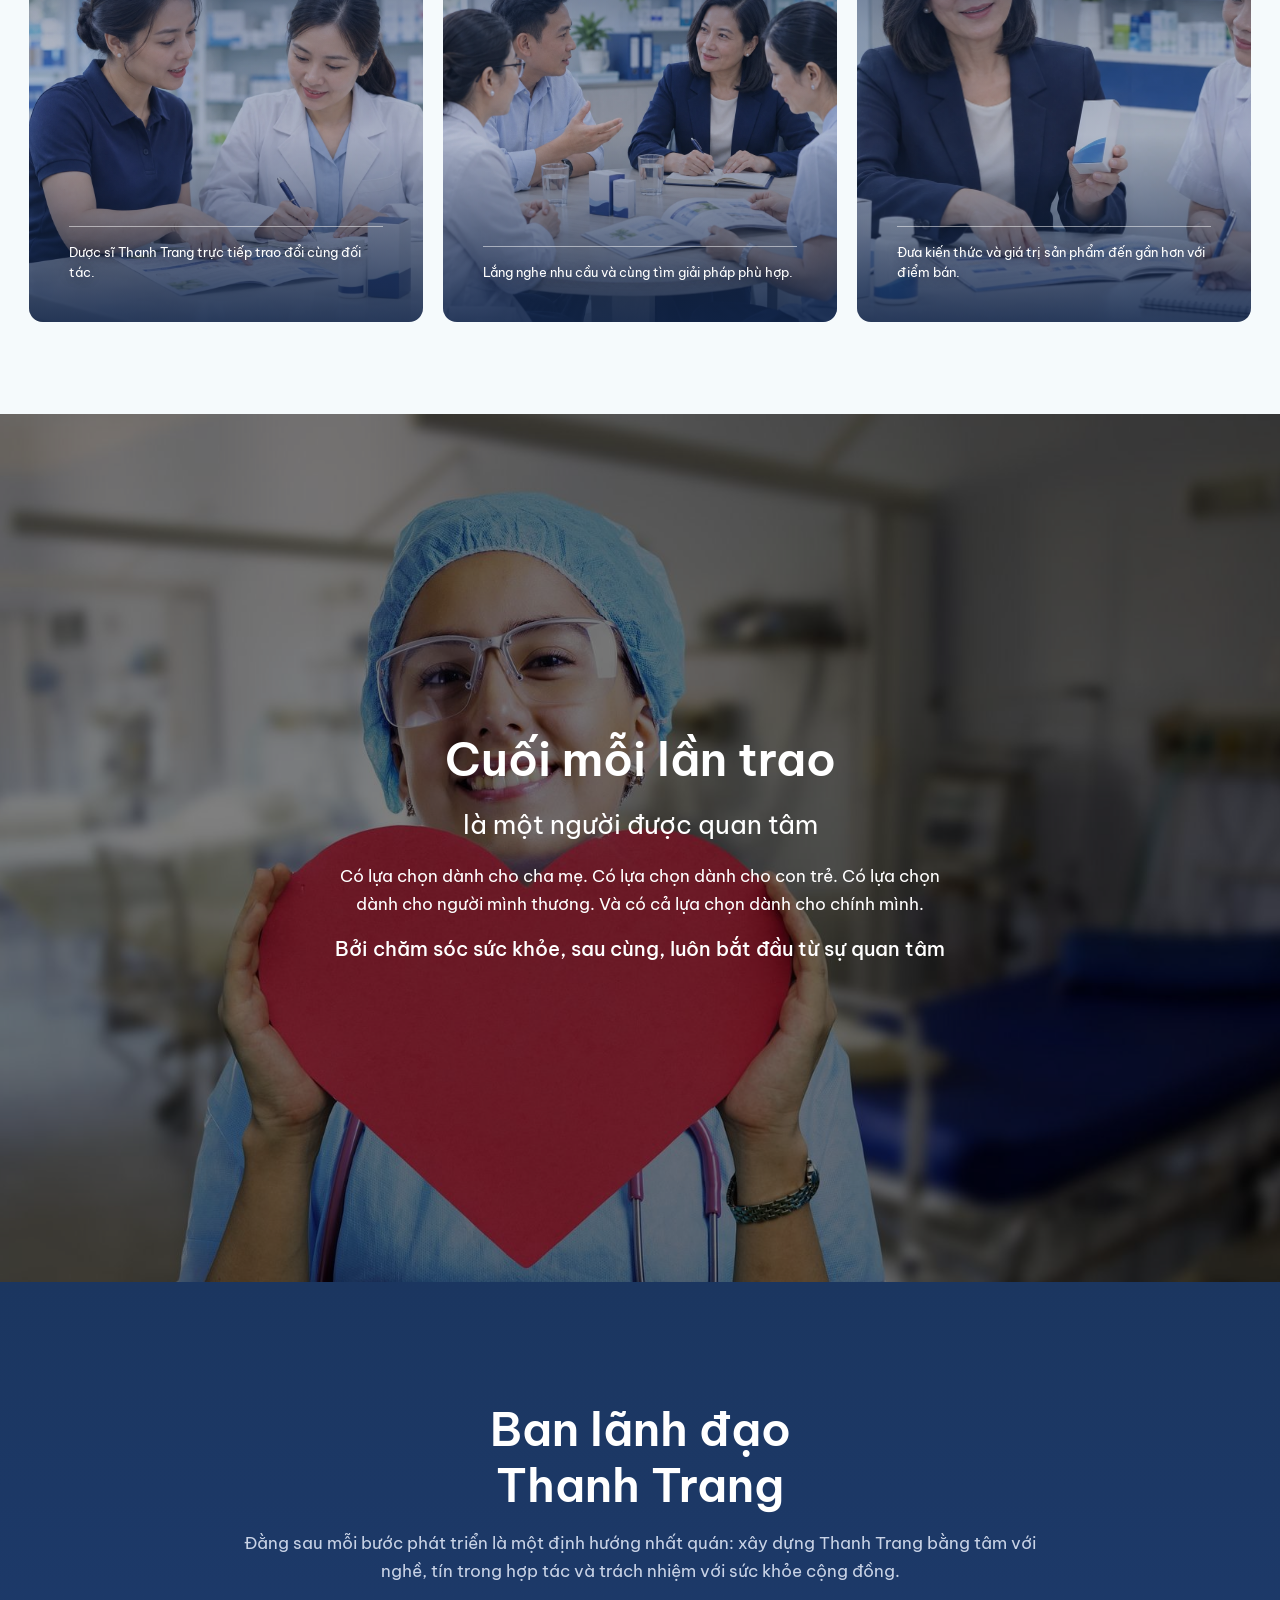
<file: demo7/index.html>
<!doctype html>
<html lang="vi">
<head>
<meta charset="utf-8">
<meta name="viewport" content="width=device-width,initial-scale=1">
<title>Thanh Trang Pharma — Phương án B (Demo 7)</title>
<link rel="preconnect" href="https://fonts.googleapis.com">
<link href="https://fonts.googleapis.com/css2?family=Be+Vietnam+Pro:ital,wght@0,300;0,400;0,500;0,600;1,300;1,400&display=swap" rel="stylesheet">
<link rel="stylesheet" href="style.css?v=14">
<link rel="stylesheet" href="from-a.css?v=1">
<link rel="stylesheet" href="../css/typography.css?v=1">
</head>
<body><header class="header" id="top">
 <div class="container">
  <a class="logo" href="#top"><img src="../assets/icons/logo.png" alt="Thanh Trang Pharma" width="106" height="42"></a>
  <nav class="nav" id="nav">
   <a href="#about">Về Thanh Trang</a>
   <a class="on" href="#solutions">Giải pháp sức khỏe</a>
   <a href="#journey">Hành trình phát triển</a>
   <a href="#news">Câu chuyện đồng hành</a>
  </nav>
  <div class="header-right">
   <button class="icon-btn" aria-label="Tìm kiếm"><svg width="18" height="18" viewBox="0 0 16 16" fill="none" stroke="currentColor" stroke-width="2"><circle cx="7.5" cy="7.5" r="6"/><path d="M12 12l3 3" stroke-linecap="round"/></svg></button>
   <a class="btn btn-primary" href="#cta">Trở thành đối tác</a>
   <button class="icon-btn burger" aria-label="Mở menu" onclick="document.querySelector('.header').classList.toggle('open')"><svg width="24" height="24" viewBox="0 0 24 24" stroke="currentColor" stroke-width="2"><path d="M3 6h18M3 12h18M3 18h18"/></svg></button>
  </div>
 </div>
</header>

<main>
<section class="hero">
 <div class="container">
  <div>
   <h1 class="h1">Trọn vẹn Trao tay</h1>
   <p class="hero-sub">Từ nơi tạo nên giá trị đến tay người cần giá trị</p>
   <p class="lead">Thanh Trang Pharma kết nối những sản phẩm chăm sóc sức khỏe chính hãng từ các thương hiệu quốc tế với hệ thống nhà thuốc, đối tác và người tiêu dùng Việt Nam</p>
   <div class="actions">
    <a class="btn btn-primary" href="#about">Về Thanh Trang Pharma</a>
    <a class="btn btn-ghost" href="#cta">Trở thành đối tác</a>
   </div>
  </div>
  <div class="strips" aria-hidden="true">
   <img src="../assets/images/hero-1.webp" alt="">
   <img src="../assets/images/hero-2.webp" alt="">
   <img src="../assets/images/hero-3.webp" alt="">
   <img src="../assets/images/hero-4.webp" alt="">
  </div>
 </div>
</section>

<section class="promise">
 <div class="container">
  <div>
   <h2 class="h1">Trọn vẹn một hành trình<br>Trọn vẹn một giá trị</h2>
   <p class="lead">Từ nhà sản xuất đến Thanh Trang, từ nhà thuốc đến người tiêu dùng — mỗi mắt xích đều góp phần giữ gìn <b>chất lượng, thông tin và niềm tin</b> trên suốt hành trình.</p>
  </div>
 </div>
</section>

<section class="journey" id="journey">
 <div class="row"><img src="../assets/images/journey-1.webp" alt=""><div class="inner"><p class="big"><b>Từ</b><i>Nhà sản xuất</i></p><div class="foot"><span>Tạo nên giá trị</span></div></div></div>
 <div class="row"><img src="../assets/images/journey-2.webp" alt=""><div class="inner"><p class="big"><b>Đến</b><i>Thanh Trang</i></p><div class="foot"><span>Gìn giữ &amp; kết nối</span></div></div></div>
 <div class="row"><img src="../assets/images/journey-3.webp" alt=""><div class="inner"><p class="big"><b>Đến</b><i>Nhà thuốc</i></p><div class="foot"><span>Trao đúng lựa chọn</span></div></div></div>
 <div class="row"><img src="../assets/images/journey-4.webp" alt=""><div class="inner"><p class="big"><b>Đến</b><i>Người dùng</i></p><div class="foot"><span>An tâm đón nhận</span></div></div></div>
</section>

<section class="about-scroll pin" id="about" data-pin>
 <div class="pin-sticky">
  <div class="container">
   <div class="split">
    <div>
     <h2 class="h1">Gìn giữ giá trị trên hành trình đến với người Việt</h2>
     <p class="lead">Thanh Trang Pharma hoạt động trong lĩnh vực nhập khẩu và phân phối các sản phẩm chăm sóc sức khỏe chính hãng.</p>
     <p class="lead">Chúng tôi kết nối các thương hiệu quốc tế với hệ thống nhà thuốc, đối tác và người tiêu dùng tại Việt Nam — để những sản phẩm được lựa chọn kỹ lưỡng có thể đến đúng nơi, đúng người và đúng với giá trị ban đầu.</p>
     <div class="actions"><a class="btn btn-ghost" href="#">Về Thanh Trang Pharma</a></div>
    </div>
    <div class="frame stack-ph">
     <img class="on" src="../assets/images/about-1.webp" alt="Lãnh đạo Thanh Trang tại văn phòng">
     <img src="../assets/images/about-2.webp" alt="Làm việc cùng chuyên gia tại nhà máy đối tác">
     <img src="../assets/images/about-3.webp" alt="Trao đổi cùng dược sĩ và đối tác tại nhà thuốc">
     <img src="../assets/images/about-4.webp" alt="Đội ngũ Thanh Trang">
    </div>
   </div>
   <div class="statbar">
    <div class="on"><b>2017</b><span>Khởi đầu hành trình</span></div>
    <div><b>XX+</b><span>Sản phẩm phân phối</span></div>
    <div><b>XX+</b><span>Điểm bán / đối tác</span></div>
    <div><b>Toàn quốc</b><span>Phạm vi phát triển</span></div>
   </div>
  </div>
 </div>
</section>

<!-- 04 / THƯƠNG HIỆU & NHÀ SẢN XUẤT CHÂU ÂU -->
<section class="section brands">
 <div class="container">
  <h2 class="h1">Giá trị bắt đầu<br>từ nơi sản phẩm được tạo nên</h2>
  <p class="lead wide">Thanh Trang lựa chọn hợp tác với những nhà sản xuất có nền tảng rõ ràng về <b>chất lượng, nghiên cứu và tiêu chuẩn sản xuất</b>, hướng đến việc đưa những sản phẩm phù hợp đến thị trường Việt Nam.</p>
  <div class="brand-grid">
   <article class="brand-main">
    <div class="brand-main-txt">
     <p class="brand-tag">Đối tác chủ lực</p>
     <h3>Kräuterhaus<br>Sanct Bernhard</h3>
     <p class="brand-meta">Đức · từ 1903</p>
     <p>Hơn một thế kỷ phát triển các sản phẩm chăm sóc sức khỏe tại Đức, với danh mục được phân phối tại nhiều thị trường trên thế giới.</p>
     <a class="btn btn-green" href="#">Khám phá thương hiệu</a>
    </div>
    <div class="packshot" aria-label="Sản phẩm minh họa Kräuterhaus Sanct Bernhard">
     <div class="bottle">
      <span class="cap"></span>
      <span class="body"><span class="label"><img src="../assets/images/img92.jpg" alt=""><em>Vitamin &amp; Mineral</em><small>120 capsules</small></span></span>
     </div>
     <div class="box-pack"><img src="../assets/images/img92.jpg" alt=""><em>Calcium + D3</em></div>
    </div>
   </article>
   <div class="brand-list">
    <!-- Mỗi thương hiệu mới = 1 brand-card. Khi chưa có đối tác thật thì xoá card (không hiển thị placeholder trên web chính thức). -->
    <article class="brand-card">
     <div><p class="brand-tag">Europe partner 02</p><h4>Vị trí sẵn cho thương hiệu mới</h4><p>Quốc gia · Năm thành lập · Một câu USP ngắn</p></div>
     <div class="logo-box lb-blue" aria-hidden="true"><svg viewBox="0 0 48 48" width="44" height="44"><path d="M24 6c8 8 12 14 12 20a12 12 0 0 1-24 0c0-6 4-12 12-20z" fill="currentColor"/><path d="M19 28a5 5 0 0 0 5 5" stroke="#fff" stroke-width="2.5" fill="none" stroke-linecap="round"/></svg><span>AQUA·VITA</span></div>
    </article>
    <article class="brand-card">
     <div><p class="brand-tag">Europe partner 03</p><h4>Vị trí sẵn cho thương hiệu mới</h4><p>Quốc gia · Năm thành lập · Một câu USP ngắn</p></div>
     <div class="logo-box lb-orange" aria-hidden="true"><svg viewBox="0 0 48 48" width="44" height="44"><circle cx="24" cy="24" r="8" fill="currentColor"/><g stroke="currentColor" stroke-width="3" stroke-linecap="round"><path d="M24 6v6M24 36v6M6 24h6M36 24h6M11 11l4 4M33 33l4 4M37 11l-4 4M15 33l-4 4"/></g></svg><span>SOLARIS</span></div>
    </article>
   </div>
  </div>
 </div>
</section>

<section class="solutions" id="solutions">
 <div class="container">
  <h2 class="h1">Chăm sóc sức khỏe<em>Bắt đầu từ nhu cầu thực sự</em></h2>
  <p class="lead">Mỗi độ tuổi, mỗi giai đoạn sống đều có những nhu cầu khác nhau. Khám phá các nhóm sản phẩm được Thanh Trang lựa chọn để phù hợp hơn với từng mục tiêu chăm sóc sức khỏe.</p>
  <div class="cards">
   <a class="card" href="#"><div class="ph"><img src="../assets/images/img110.jpg" alt=""></div><div class="bar"><div><h3>Xương khớp</h3><p>Vững vàng trong từng chuyển động.</p></div></div></a>
   <a class="card" href="#"><div class="ph"><img src="../assets/images/img74.jpg" alt=""></div><div class="bar"><div><h3>Não bộ &amp; tuần hoàn</h3><p>Chăm sóc trí nhớ và sự minh mẫn mỗi ngày.</p></div></div></a>
   <a class="card" href="#"><div class="ph"><img src="../assets/images/img88.jpg" alt=""></div><div class="bar"><div><h3>Mẹ &amp; bé</h3><p>Dinh dưỡng cho những nền tảng đầu đời.</p></div></div></a>
   <a class="card" href="#"><div class="ph"><img src="../assets/images/img78.jpg" alt=""></div><div class="bar"><div><h3>Miễn dịch</h3><p>Chủ động bảo vệ sức khỏe mỗi ngày.</p></div></div></a>
   <a class="card" href="#"><div class="ph"><img src="../assets/images/img66.jpg" alt=""></div><div class="bar"><div><h3>Làm đẹp &amp; nội tiết</h3><p>Chăm sóc vẻ đẹp từ bên trong.</p></div></div></a>
   <a class="card" href="#"><div class="ph"><img src="../assets/images/img58.jpg" alt=""></div><div class="bar"><div><h3>Dinh dưỡng mỗi ngày</h3><p>Bổ sung những dưỡng chất cơ thể cần.</p></div></div></a>
  </div>
 </div>
</section>

<!-- 06 / PROOF & TRUST — ghim khi cuộn -->
<section class="proof-scroll pin" data-pin>
 <div class="pin-sticky">
  <div class="container split">
   <div>
    <h2 class="h1">Niềm tin được xây nên<br>từ những điều có thể kiểm chứng</h2>
    <p class="lead">Qua từng sản phẩm, từng đối tác và từng điểm chạm với khách hàng, Thanh Trang từng bước xây dựng một hệ thống phân phối dựa trên tính minh bạch và giá trị lâu dài.</p>
    <div class="figures">
     <div class="fig hl on"><b>123<sup>+</sup></b><span>năm lịch sử thương hiệu Đức</span></div>
     <div class="fig"><b>XX<sup>+</sup></b><span>sản phẩm chính hãng</span></div>
     <div class="fig"><b>XX<sup>+</sup></b><span>đối tác / điểm bán</span></div>
     <div class="fig"><b>XX</b><span>tỉnh thành hiện diện</span></div>
    </div>
   </div>
   <div class="frame stack-ph">
    <img class="on" src="../assets/images/proof-1.webp" alt="Thanh Trang cùng đối tác Đức giới thiệu sản phẩm">
    <img src="../assets/images/proof-2.webp" alt="Danh mục sản phẩm chính hãng do Thanh Trang phân phối">
    <img src="../assets/images/proof-3.webp" alt="Trao đổi cùng dược sĩ tại nhà thuốc đối tác">
    <img src="../assets/images/proof-4.webp" alt="Minh họa phạm vi hiện diện trên toàn quốc">
   </div>
  </div>
 </div>
</section>

<section class="pharmacy">
 <div class="container">
  <div class="top">
   <div>
    <h2 class="h1">Trao đúng giá trị<br>Giữ trọn niềm tin</h2>
    <p class="lead" style="color:var(--navy)">Một mối quan hệ bền vững không chỉ bắt đầu từ một sản phẩm.<br>Thanh Trang đồng hành cùng nhà thuốc và đối tác từ thông tin sản phẩm, kiến thức chuyên môn đến hoạt động phát triển thị trường, cùng đưa những lựa chọn phù hợp đến gần hơn với người tiêu dùng.</p>
   </div>
   <div class="pharm-cta">
    <a class="btn btn-primary" href="#cta">Trở thành đối tác</a>
    <a class="btn btn-ghost" href="#">Khám phá năng lực phân phối</a>
   </div>
  </div>
  <div class="tiles">
   <a class="tile" href="#"><img src="../assets/images/b2b-1.webp" alt=""><div><h3>Chuyên môn<i>Tại nhà thuốc</i></h3></div><div class="foot"><span>Dược sĩ Thanh Trang trực tiếp trao đổi cùng đối tác.</span></div></a>
   <a class="tile" href="#"><img src="../assets/images/b2b-2.webp" alt=""><div><h3>Kết nối<i>Cùng đối tác</i></h3></div><div class="foot"><span>Lắng nghe nhu cầu và cùng tìm giải pháp phù hợp.</span></div></a>
   <a class="tile" href="#"><img src="../assets/images/about-3.webp" alt=""><div><h3>Đào tạo và<i>Phát triển thị trường</i></h3></div><div class="foot"><span>Đưa kiến thức và giá trị sản phẩm đến gần hơn với điểm bán.</span></div></a>
  </div>
 </div>
</section>

<section class="quote">
 <img src="../assets/images/img42.jpg" alt="">
 <div class="container">
  <h2 class="h1">Cuối mỗi lần trao</h2>
  <p class="h2">là một người được quan tâm</p>
  <p>Có lựa chọn dành cho cha mẹ. Có lựa chọn dành cho con trẻ. Có lựa chọn dành cho người mình thương. Và có cả lựa chọn dành cho chính mình.</p>
  <strong>Bởi chăm sóc sức khỏe, sau cùng, luôn bắt đầu từ sự quan tâm</strong>
 </div>
</section>

<section class="leaders">
 <div class="container">
  <h2 class="h1">Ban lãnh đạo<em>Thanh Trang</em></h2>
  <p class="lead">Đằng sau mỗi bước phát triển là một định hướng nhất quán: xây dựng Thanh Trang bằng tâm với nghề, tín trong hợp tác và trách nhiệm với sức khỏe cộng đồng.</p>
  <div class="people">
   <div class="person"><img src="../assets/images/about-1.webp" alt=""><h3>Nguyễn Văn<br>Mười</h3><div class="foot"><span>TỔNG GIÁM ĐỐC</span></div></div>
   <div class="person"><img src="../assets/images/img34.jpg" alt=""><h3>Nguyễn Văn<br>Mười</h3><div class="foot"><span>TỔNG GIÁM ĐỐC</span></div></div>
   <div class="person"><img src="../assets/images/img70.jpg" alt=""><h3>Nguyễn Văn<br>Mười</h3><div class="foot"><span>TỔNG GIÁM ĐỐC</span></div></div>
  </div>
 </div>
</section>

<section class="news" id="news">
 <div class="container">
  <h2 class="h1">Gieo nền tảng<em>nuôi dưỡng sức khỏe</em></h2>
  <p class="lead">Từ những kiến thức chăm sóc sức khỏe đến hoạt động tại nhà thuốc, sự kiện và những dấu mốc hợp tác — khám phá những câu chuyện đang diễn ra mỗi ngày tại Thanh Trang.</p>
  <div class="news-grid">
   <article class="feature"><img src="../assets/images/proof-2.webp" alt=""><div class="txt"><div class="meta"><span>SỰ KIỆN B2B</span><span>12 · 08 · 2026</span></div><h3>Thanh Trang và Kräuterhaus Sanct Bernhard rà soát danh mục 2027</h3><p>Hai bên làm việc trực tiếp tại nhà máy để chốt quy cách và kế hoạch sản phẩm cho thị trường Việt Nam trong năm tới.</p></div></article>
   <div>
    <article class="item"><div class="meta"><span>SỰ KIỆN B2B</span><span>12 · 08 · 2026</span></div><h3>Thanh Trang và Kräuterhaus Sanct Bernhard rà soát danh mục 2027</h3></article>
    <article class="item"><div class="meta"><span>SỰ KIỆN B2B</span><span>12 · 08 · 2026</span></div><h3>Thanh Trang tham dự triển lãm dược phẩm quốc tế tại Hà Nội</h3></article>
   </div>
  </div>
 </div>
</section>

<section class="cta-pdf" id="cta">
 <img class="cta-bg" src="../assets/images/cta-hands.jpg" alt="">
 <div class="container">
  <div class="cta-txt">
   <h2>Có những giá trị</h2>
   <p class="cta-sub">chỉ trọn vẹn khi được trao đi.</p>
   <p class="cta-body">Từ một sản phẩm tốt đến một mối quan hệ bền vững, mỗi hành trình đều bắt đầu bằng một kết nối.<br>Nếu bạn cùng Thanh Trang tin vào những giá trị sức khỏe minh bạch, chất lượng và lâu dài, chúng tôi sẵn sàng bắt đầu hành trình tiếp theo cùng bạn.</p>
  </div>
  <div class="cta-btns">
   <a class="cbtn solid" href="mailto:info@thanhtrangpharma.vn">Liên hệ Thanh Trang</a>
   <a class="cbtn line" href="#">Trở thành đối tác</a>
  </div>
 </div>
</section>
</main>

<footer class="footer">
 <div class="container">
  <div class="fgrid">
   <div class="f-about">
    <img src="../assets/icons/flogo.png" alt="Thanh Trang Pharma" style="height:42px;width:auto">
    <p>Phụng sự sức khoẻ cộng đồng bằng những kết nối có giá trị — giữa thương hiệu quốc tế, nhà thuốc Việt Nam và người tiêu dùng.</p>
    <div class="social">
     <a href="#" aria-label="Facebook"><svg width="18" height="18" viewBox="0 0 18 18" fill="#fff" opacity=".7"><path d="M9 0C4 0 0 4 0 9c0 4.2 2.9 7.7 6.8 8.7v-6H5V9h1.8V7.8c0-3.1 1.4-4.5 4.4-4.5.6 0 1.6.1 2 .2V6h-1.1c-1.4 0-2 .5-2 2v1H13l-.5 2.7h-2.4v6.2C14.5 17.4 18 13.6 18 9c0-5-4-9-9-9z"/></svg></a>
     <a href="#" aria-label="YouTube"><svg width="18" height="13" viewBox="0 0 18 13" fill="#fff" opacity=".7"><path d="M17.8 2.8s-.2-1.3-.7-1.8C16.4.3 15.7.3 15.3.2 12.8 0 9 0 9 0S5.2 0 2.7.2C2.3.3 1.6.3.9 1 .4 1.5.2 2.8.2 2.8S0 4.2 0 5.7v1.4C0 8.5.2 10 .2 10s.2 1.2.7 1.8c.7.7 1.6.6 2 .7 1.4.2 6.1.2 6.1.2s3.8 0 6.3-.2c.4 0 1.1 0 1.8-.7.5-.6.7-1.8.7-1.8s.2-1.5.2-2.9V5.7c0-1.5-.2-2.9-.2-2.9zM7.1 8.7v-5L12 6.2 7.1 8.7z"/></svg></a>
     <a href="#" aria-label="TikTok"><svg width="16" height="18" viewBox="0 0 16 18" fill="#fff" opacity=".7"><path d="M11.3 0h-3v12.2c0 1.5-1.2 2.7-2.6 2.7S3 13.7 3 12.2s1.2-2.6 2.6-2.6V6.5C2.5 6.5 0 9.1 0 12.2 0 15.4 2.5 18 5.7 18s5.7-2.6 5.7-5.8V5.9c1.1.9 2.5 1.4 4 1.4V4.2c-2.3-.1-4.1-1.9-4.1-4.2z"/></svg></a>
     <a href="#" aria-label="Zalo"><img src="../assets/icons/icon0.png" alt="" style="width:20px"></a>
    </div>
   </div>
   <div><h4>Khám phá</h4><ul><li><a href="#about">Về chúng tôi</a></li><li><a href="#">Giá trị cốt lõi</a></li><li><a href="#journey">Hành trình phát triển</a></li><li><a href="#news">Tin tức</a></li><li><a href="#">Tuyển dụng</a></li></ul></div>
   <div><h4>Hợp tác</h4><ul><li><a href="#">Hệ sinh thái thương hiệu</a></li><li><a href="#">Năng lực đồng hành</a></li><li><a href="#">Hệ thống phân phối</a></li><li><a href="#cta">Trở thành đối tác</a></li><li><a href="#">Trở thành điểm bán</a></li></ul></div>
   <div><h4>Liên hệ</h4><ul class="contact">
    <li><img src="../assets/icons/icon1.png" alt=""><span>Số nhà — Đường — Phường<br>Quận — Hà Nội, Việt Nam<br>[chờ địa chỉ trụ sở đầy đủ]</span></li>
    <li><img src="../assets/icons/icon2.png" alt=""><span>Hotline [chờ số]</span></li>
    <li><img src="../assets/icons/icon3.png" alt=""><a href="mailto:info@thanhtrangpharma.vn">info@thanhtrangpharma.vn</a></li>
    <li><img src="../assets/icons/icon4.png" alt=""><span>Thứ Hai – Thứ Sáu · 08:00 – 17:30</span></li>
   </ul></div>
  </div>
  <div class="legal">
   <span>CÔNG TY TNHH/CỔ PHẦN [tên pháp nhân đầy đủ]</span><span>MSDN [chờ cấp]</span><span>GCN đủ điều kiện kinh doanh dược [số]</span><span>Chịu trách nhiệm nội dung: [họ tên]</span>
  </div>
  <div class="legal" style="border:0;margin-top:0;padding-top:12px">
   <span><a href="#">Chính sách bảo mật</a></span><span><a href="#">Điều khoản sử dụng</a></span><span>© 2026 Thanh Trang Pharma</span>
  </div>
 </div>
</footer>
<script>document.querySelectorAll('.nav a').forEach(a=>a.addEventListener('click',()=>document.querySelector('.header').classList.remove('open')))</script>
<nav class="variant-switch" aria-label="Chọn phương án"><a href="../">Phương án A</a><a href="../demo7/" class="on">B1</a><a href="../demo7/b2.html">B2</a></nav>
<style>.variant-switch{position:fixed;left:50%;bottom:20px;transform:translateX(-50%);z-index:99;display:flex;gap:4px;padding:4px;background:rgba(21,47,93,.92);border-radius:999px;box-shadow:0 8px 24px rgba(0,0,0,.2);font:600 13px "Be Vietnam Pro",sans-serif}.variant-switch a{color:#fff;padding:8px 16px;border-radius:999px;text-decoration:none;opacity:.75}.variant-switch a.on{background:#f68e28;opacity:1}</style>
<script>
// Các section ghim khi cuộn ([data-pin]): mỗi bước hiện thêm 1 số liệu và đổi 1 ảnh,
// đoạn cuối giữ nguyên trạng thái đầy đủ trước khi nhả ghim.
(function () {
  var mq = window.matchMedia('(max-width:900px), (prefers-reduced-motion: reduce)');
  var pins = Array.prototype.map.call(document.querySelectorAll('[data-pin]'), function (sec) {
    var items = sec.querySelectorAll('.statbar > div, .figures > .fig');
    sec.style.setProperty('--steps', items.length);
    return { sec: sec, items: items, imgs: sec.querySelectorAll('.stack-ph img'), last: -1 };
  });
  function update() {
    pins.forEach(function (p) {
      var n = p.items.length, step;
      if (mq.matches) { step = -1; }
      else {
        var r = p.sec.getBoundingClientRect();
        var prog = Math.min(1, Math.max(0, -r.top / (p.sec.offsetHeight - window.innerHeight)));
        step = Math.min(n - 1, Math.floor(prog * (n + 1)));
      }
      if (step === p.last) return;
      p.last = step;
      p.items.forEach(function (el, i) { el.classList.toggle('on', step < 0 || i <= step); });
      p.imgs.forEach(function (im, i) { im.classList.toggle('on', i === Math.max(step, 0)); });
    });
  }
  window.addEventListener('scroll', update, { passive: true });
  window.addEventListener('resize', update);
  update();
})();
</script>
</body>
</html>
</file>
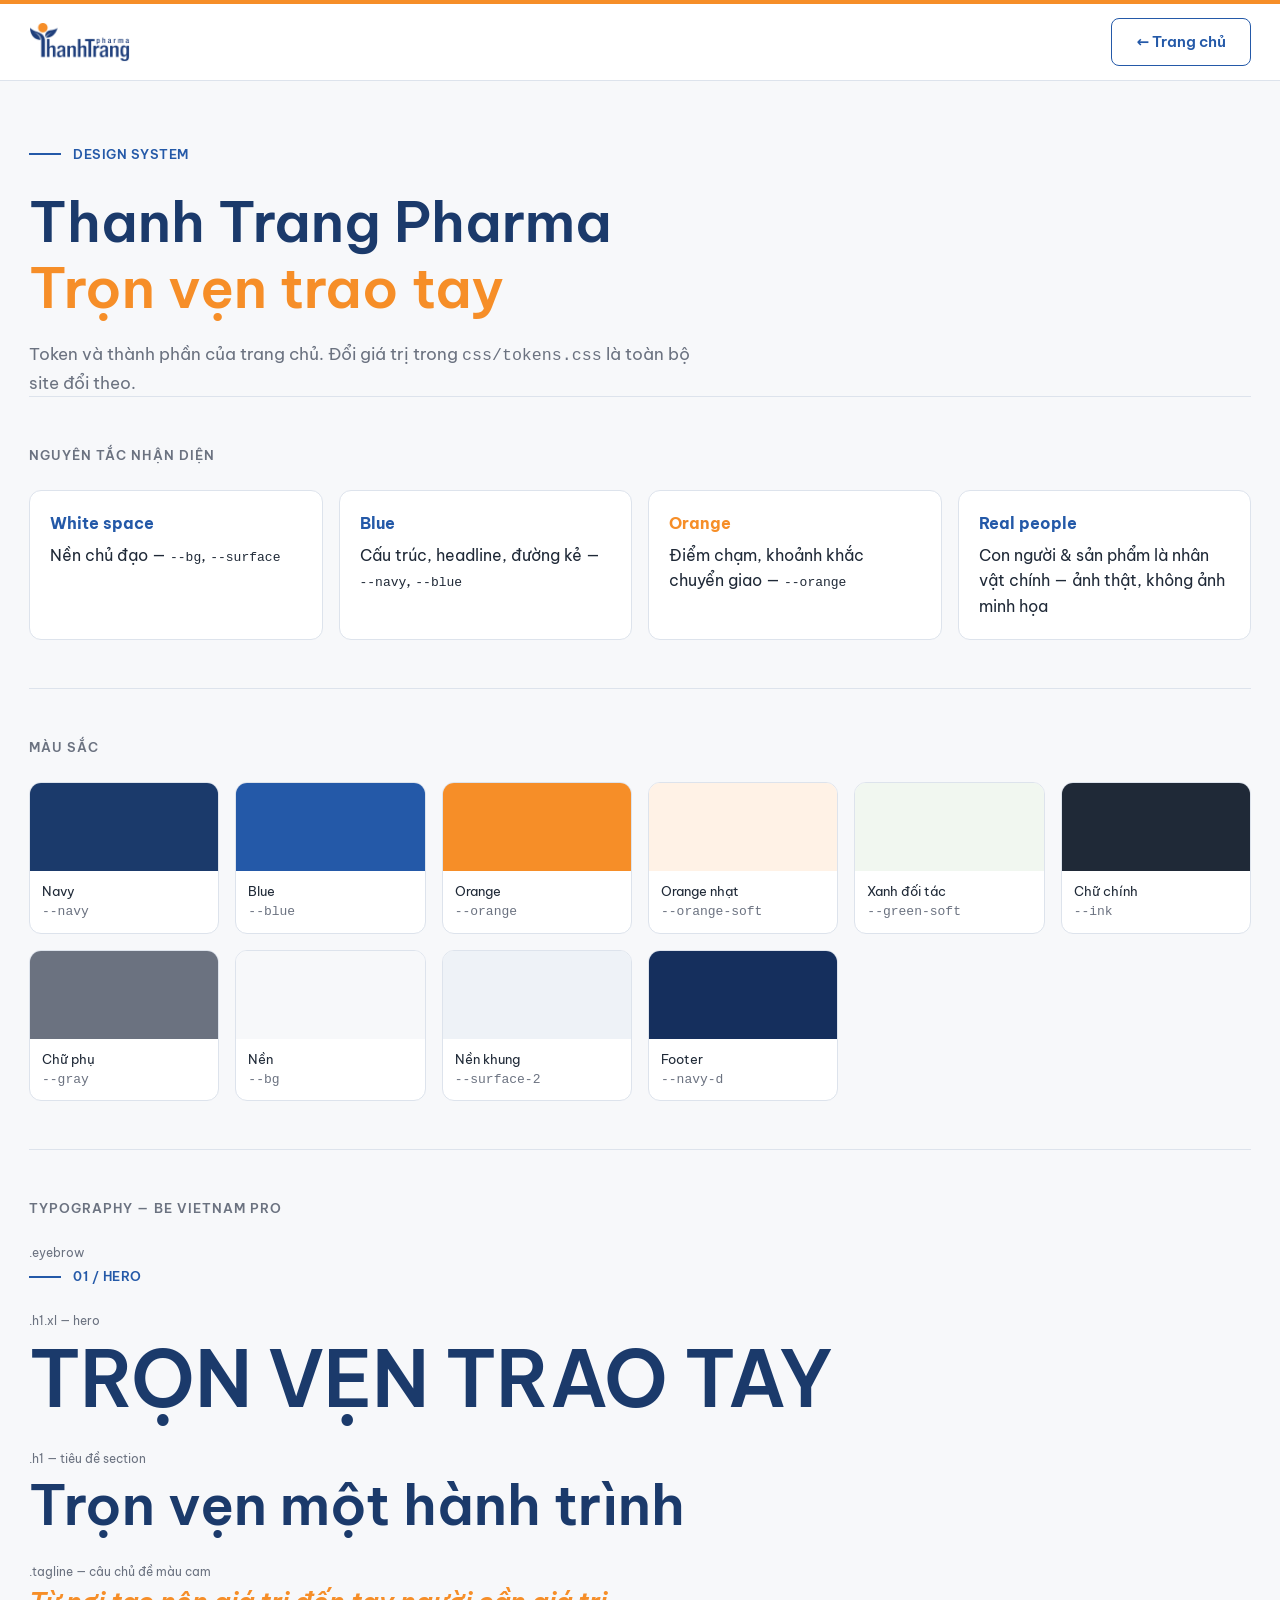
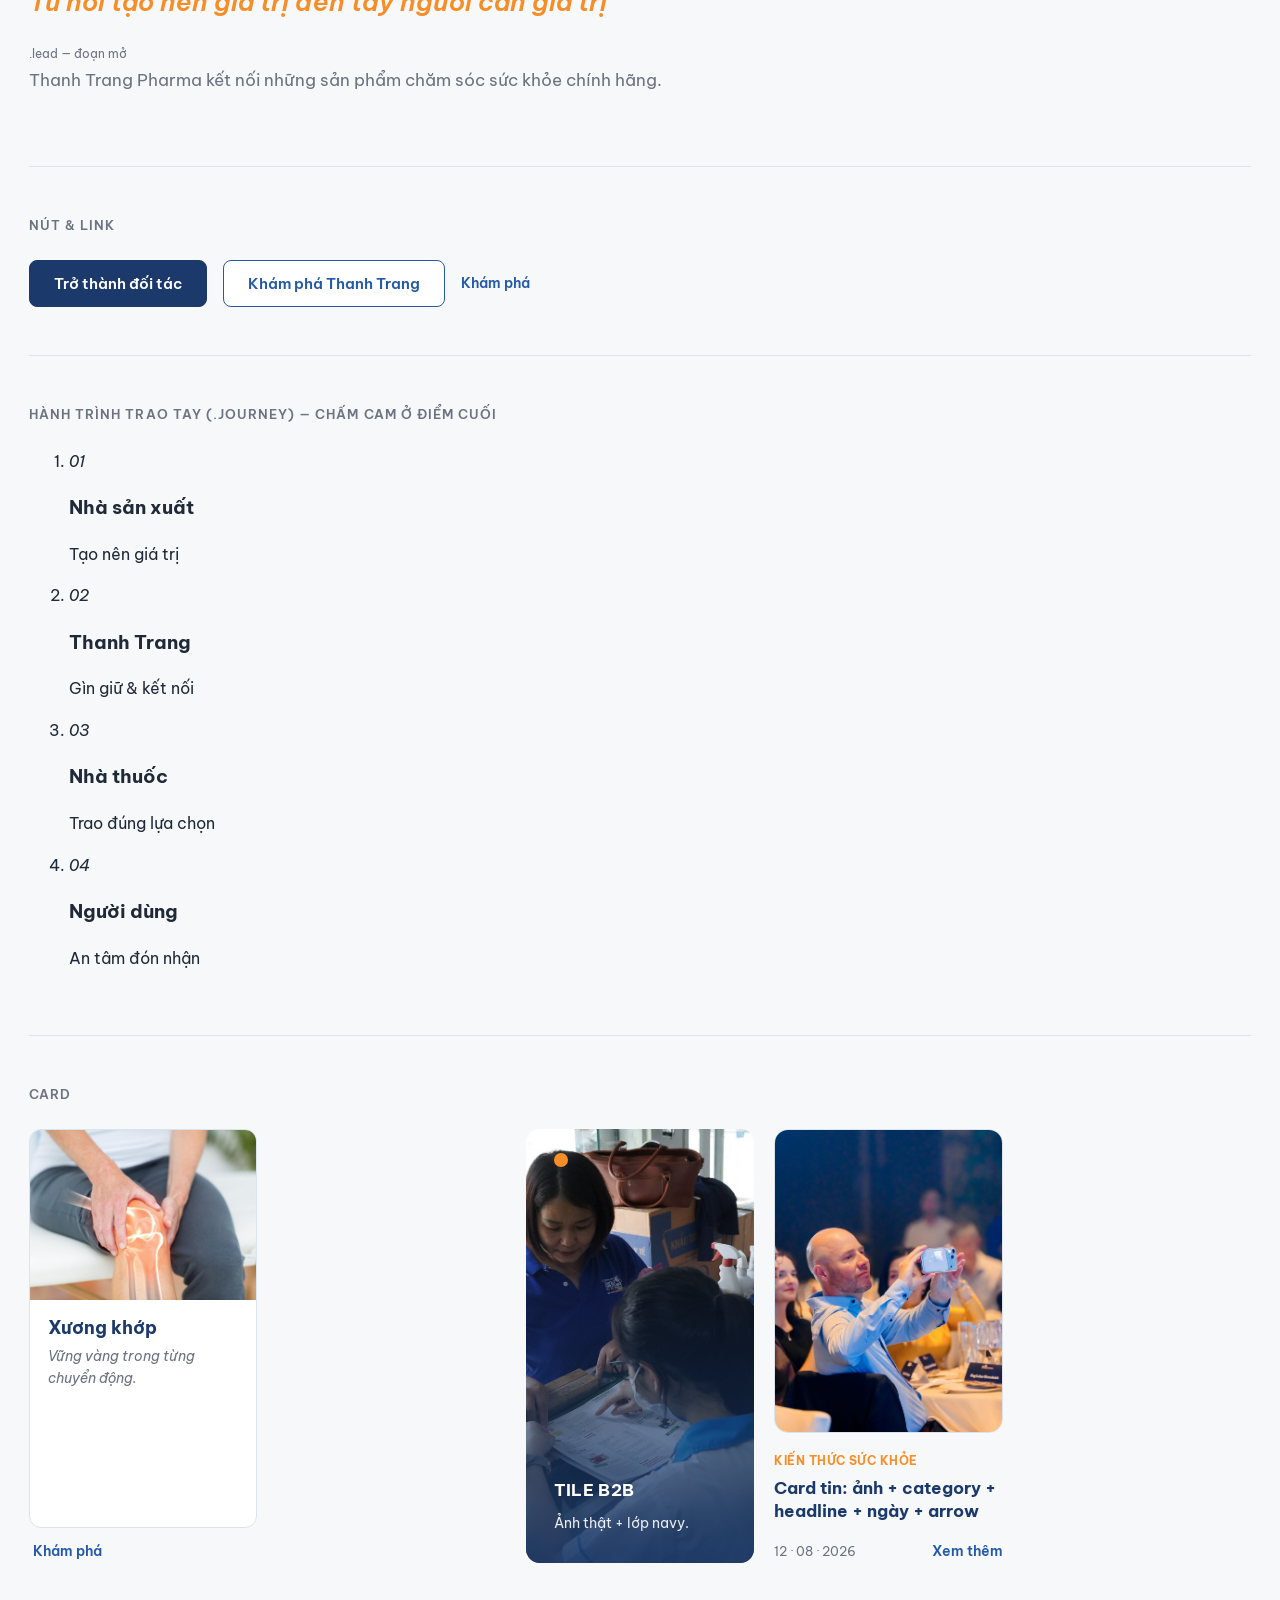
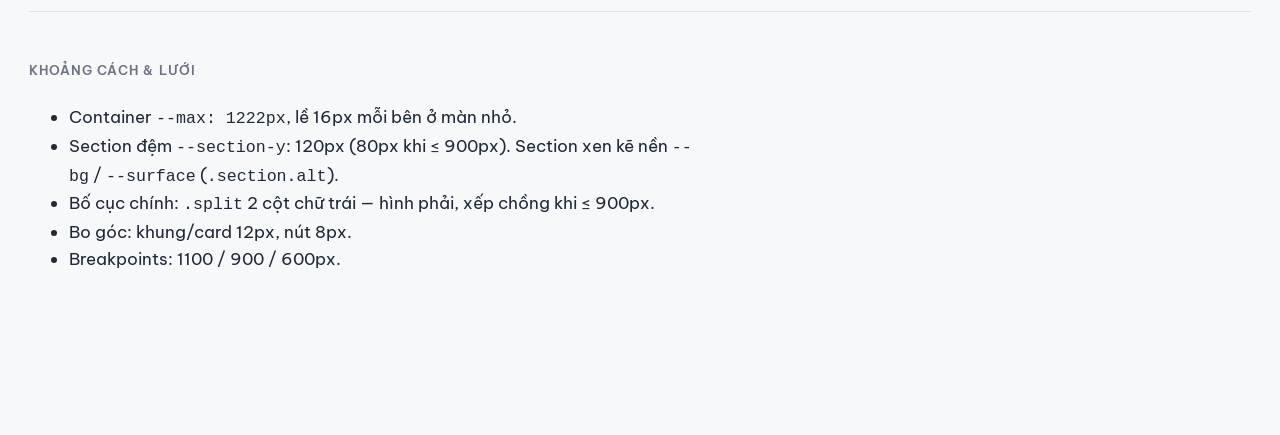
<file: styleguide.html>
<!doctype html>
<html lang="vi">
<head>
<meta charset="utf-8">
<meta name="viewport" content="width=device-width,initial-scale=1">
<title>Thanh Trang Pharma — Design System</title>
<link href="https://fonts.googleapis.com/css2?family=Be+Vietnam+Pro:ital,wght@0,400;0,500;0,600;0,700;1,400;1,600&display=swap" rel="stylesheet">
<link rel="stylesheet" href="css/tokens.css">
<link rel="stylesheet" href="css/base.css">
<link rel="stylesheet" href="css/components.css">
<link rel="stylesheet" href="css/sections.css">
<link rel="stylesheet" href="css/responsive.css">
<style>
 .sg{padding:64px 0 120px}
 .sg-sec{padding:48px 0;border-top:1px solid var(--line)}
 .sg-sec>h2{font-size:13px;letter-spacing:.08em;text-transform:uppercase;color:var(--gray);margin:0 0 24px;font-weight:600}
 .sw-grid{display:grid;grid-template-columns:repeat(auto-fill,minmax(170px,1fr));gap:16px}
 .sw{border-radius:var(--radius);overflow:hidden;border:1px solid var(--line);background:#fff}
 .sw div{height:88px}.sw p{margin:0;padding:10px 12px;font-size:13px}.sw code{display:block;color:var(--gray)}
 .row{display:flex;flex-wrap:wrap;gap:16px;align-items:center}
 .type p{margin:0 0 24px}.type small{display:block;color:var(--gray);font-size:12px;margin-bottom:4px}
 .principles{display:grid;grid-template-columns:repeat(auto-fill,minmax(240px,1fr));gap:16px}
 .principles div{border:1px solid var(--line);border-radius:var(--radius);padding:20px;background:#fff}
 .principles b{display:block;color:var(--blue);margin-bottom:6px}
 .demo3{display:grid;grid-template-columns:repeat(auto-fill,minmax(220px,1fr));gap:20px}
</style>
</head>
<body>
<svg width="0" height="0" style="position:absolute"><symbol id="arr" viewBox="0 0 16 16"><path d="M2 8h12M9 3l5 5-5 5" fill="none" stroke="currentColor" stroke-width="1.6" stroke-linecap="round" stroke-linejoin="round"/></symbol></svg>
<header class="header"><div class="container"><a class="logo" href="index.html"><img src="assets/icons/logo.png" alt="Thanh Trang Pharma"></a><div class="header-right" style="margin-left:auto"><a class="btn btn-ghost" href="index.html">← Trang chủ</a></div></div></header>

<main class="container sg">
 <p class="eyebrow">Design system</p>
 <h1 class="h1">Thanh Trang Pharma<br><span class="accent">Trọn vẹn trao tay</span></h1>
 <p class="lead">Token và thành phần của trang chủ. Đổi giá trị trong <code>css/tokens.css</code> là toàn bộ site đổi theo.</p>

 <section class="sg-sec">
  <h2>Nguyên tắc nhận diện</h2>
  <div class="principles">
   <div><b>White space</b>Nền chủ đạo — <code>--bg</code>, <code>--surface</code></div>
   <div><b>Blue</b>Cấu trúc, headline, đường kẻ — <code>--navy</code>, <code>--blue</code></div>
   <div><b style="color:var(--orange)">Orange</b>Điểm chạm, khoảnh khắc chuyển giao — <code>--orange</code></div>
   <div><b>Real people</b>Con người &amp; sản phẩm là nhân vật chính — ảnh thật, không ảnh minh họa</div>
  </div>
 </section>

 <section class="sg-sec">
  <h2>Màu sắc</h2>
  <div class="sw-grid">
   <div class="sw"><div style="background:var(--navy)"></div><p>Navy<code>--navy</code></p></div>
   <div class="sw"><div style="background:var(--blue)"></div><p>Blue<code>--blue</code></p></div>
   <div class="sw"><div style="background:var(--orange)"></div><p>Orange<code>--orange</code></p></div>
   <div class="sw"><div style="background:var(--orange-soft)"></div><p>Orange nhạt<code>--orange-soft</code></p></div>
   <div class="sw"><div style="background:var(--green-soft)"></div><p>Xanh đối tác<code>--green-soft</code></p></div>
   <div class="sw"><div style="background:var(--ink)"></div><p>Chữ chính<code>--ink</code></p></div>
   <div class="sw"><div style="background:var(--gray)"></div><p>Chữ phụ<code>--gray</code></p></div>
   <div class="sw"><div style="background:var(--bg)"></div><p>Nền<code>--bg</code></p></div>
   <div class="sw"><div style="background:var(--surface-2)"></div><p>Nền khung<code>--surface-2</code></p></div>
   <div class="sw"><div style="background:var(--navy-d)"></div><p>Footer<code>--navy-d</code></p></div>
  </div>
 </section>

 <section class="sg-sec type">
  <h2>Typography — Be Vietnam Pro</h2>
  <p><small>.eyebrow</small><span class="eyebrow">01 / Hero</span></p>
  <p><small>.h1.xl — hero</small><span class="h1 xl">Trọn vẹn trao tay</span></p>
  <p><small>.h1 — tiêu đề section</small><span class="h1">Trọn vẹn một hành trình</span></p>
  <p><small>.tagline — câu chủ đề màu cam</small><span class="tagline" style="display:block;margin:0">Từ nơi tạo nên giá trị đến tay người cần giá trị</span></p>
  <p><small>.lead — đoạn mở</small><span class="lead" style="display:block;margin:0">Thanh Trang Pharma kết nối những sản phẩm chăm sóc sức khỏe chính hãng.</span></p>
 </section>

 <section class="sg-sec">
  <h2>Nút &amp; link</h2>
  <div class="row">
   <a class="btn btn-primary" href="#">Trở thành đối tác</a>
   <a class="btn btn-ghost" href="#">Khám phá Thanh Trang</a>
   <a class="link" href="#">Khám phá</a>
  </div>
 </section>

 <section class="sg-sec">
  <h2>Hành trình trao tay (.journey) — chấm cam ở điểm cuối</h2>
  <ol class="journey" style="margin-top:8px">
   <li><span class="node"></span><i>01</i><h3>Nhà sản xuất</h3><p>Tạo nên giá trị</p></li>
   <li><span class="node"></span><i>02</i><h3>Thanh Trang</h3><p>Gìn giữ &amp; kết nối</p></li>
   <li><span class="node"></span><i>03</i><h3>Nhà thuốc</h3><p>Trao đúng lựa chọn</p></li>
   <li><span class="node"></span><i>04</i><h3>Người dùng</h3><p>An tâm đón nhận</p></li>
  </ol>
 </section>

 <section class="sg-sec">
  <h2>Card</h2>
  <div class="demo3">
   <a class="need" href="#"><div class="box"><img src="assets/images/img110.jpg" alt=""><div class="txt"><h3>Xương khớp</h3><p>Vững vàng trong từng chuyển động.</p></div></div><span class="link">Khám phá</span></a>
   <div class="proof dark" style="padding:28px;border-radius:12px"><div class="fig hl" style="padding:0"><b>123<sup>+</sup></b><span>Số liệu nổi bật (.fig.hl trên nền .proof.dark)</span></div></div>
   <article class="b2b-tile"><img src="assets/images/img50.jpg" alt=""><span class="dot"></span><h3>Tile B2B</h3><p>Ảnh thật + lớp navy.</p></article>
   <a class="post" href="#"><div class="frame"><img src="assets/images/img54.jpg" alt=""></div><p class="cat">Kiến thức sức khỏe</p><h3>Card tin: ảnh + category + headline + ngày + arrow</h3><div class="row"><span>12 · 08 · 2026</span><span class="link">Xem thêm</span></div></a>
  </div>
 </section>

 <section class="sg-sec">
  <h2>Khoảng cách &amp; lưới</h2>
  <ul class="lead" style="color:var(--ink)">
   <li>Container <code>--max: 1222px</code>, lề 16px mỗi bên ở màn nhỏ.</li>
   <li>Section đệm <code>--section-y</code>: 120px (80px khi ≤ 900px). Section xen kẽ nền <code>--bg</code> / <code>--surface</code> (<code>.section.alt</code>).</li>
   <li>Bố cục chính: <code>.split</code> 2 cột chữ trái — hình phải, xếp chồng khi ≤ 900px.</li>
   <li>Bo góc: khung/card 12px, nút 8px.</li>
   <li>Breakpoints: 1100 / 900 / 600px.</li>
  </ul>
 </section>
</main>
</body>
</html>
</file>
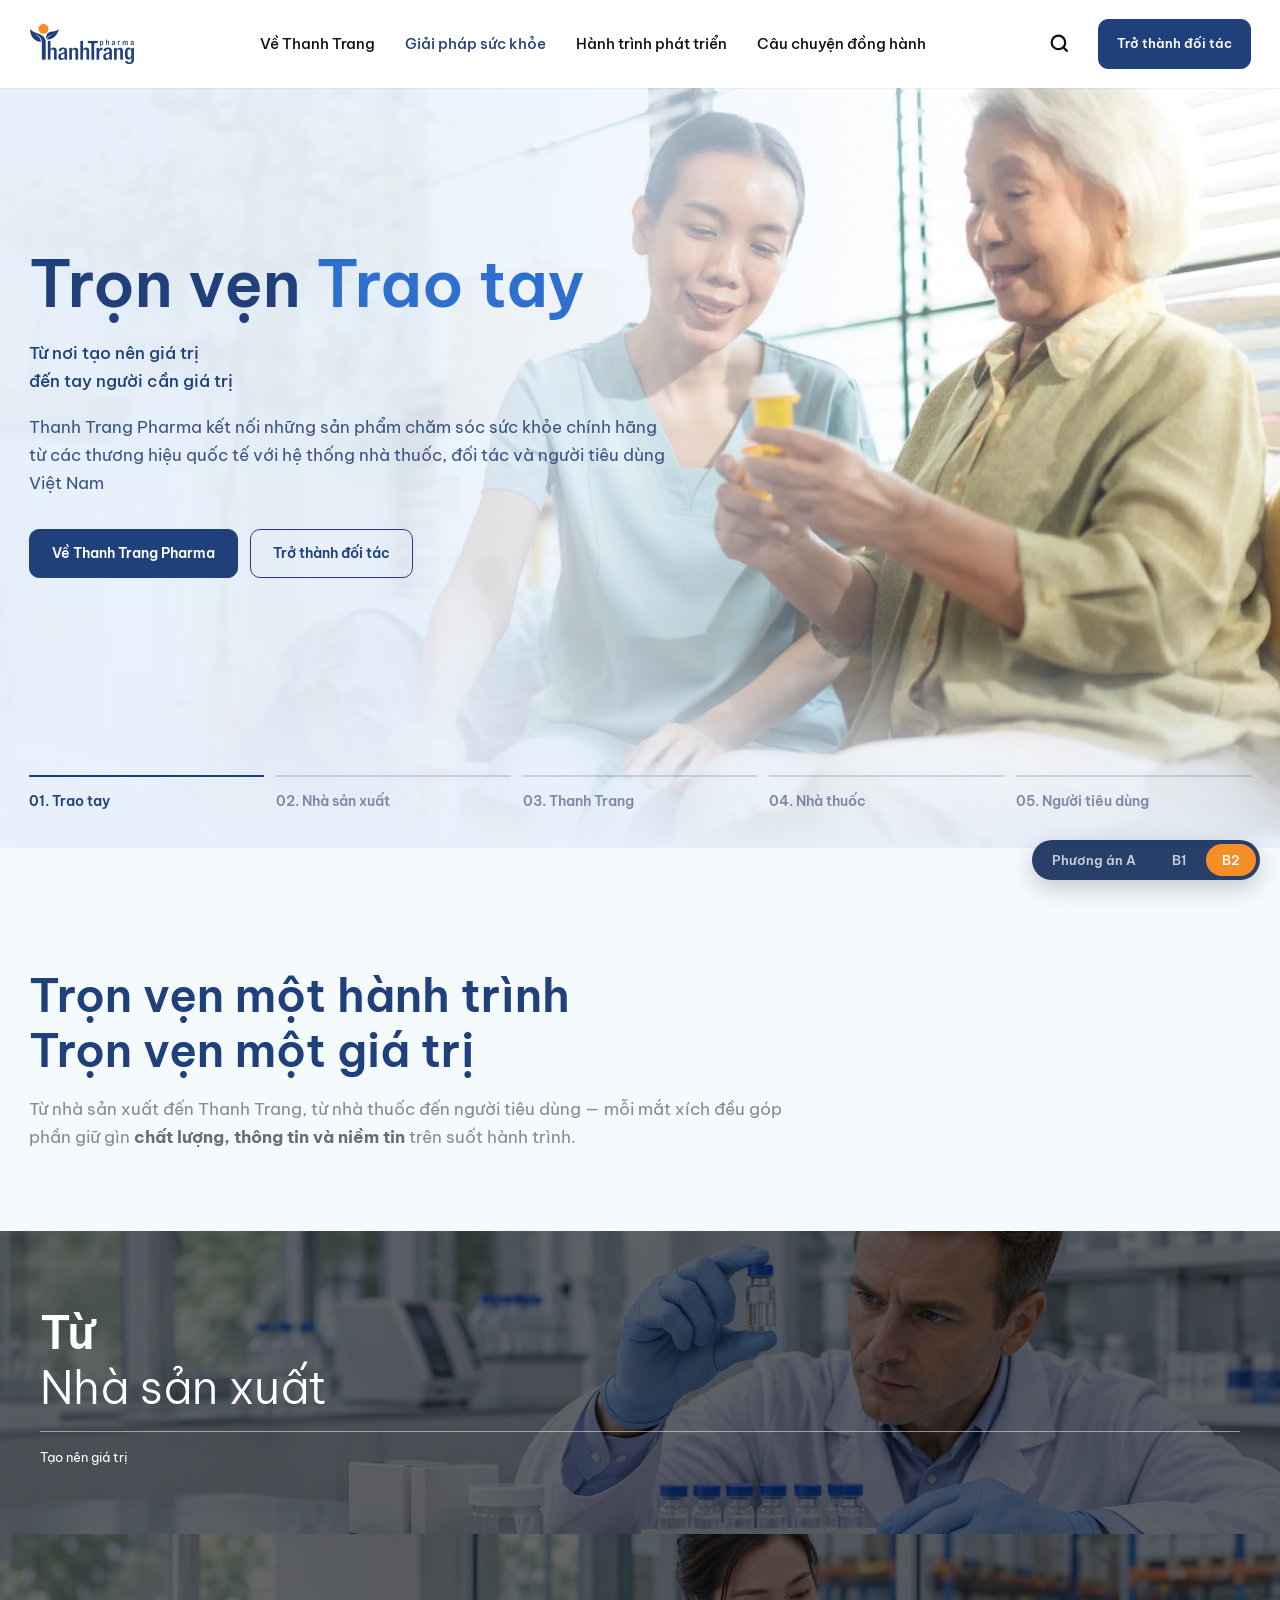
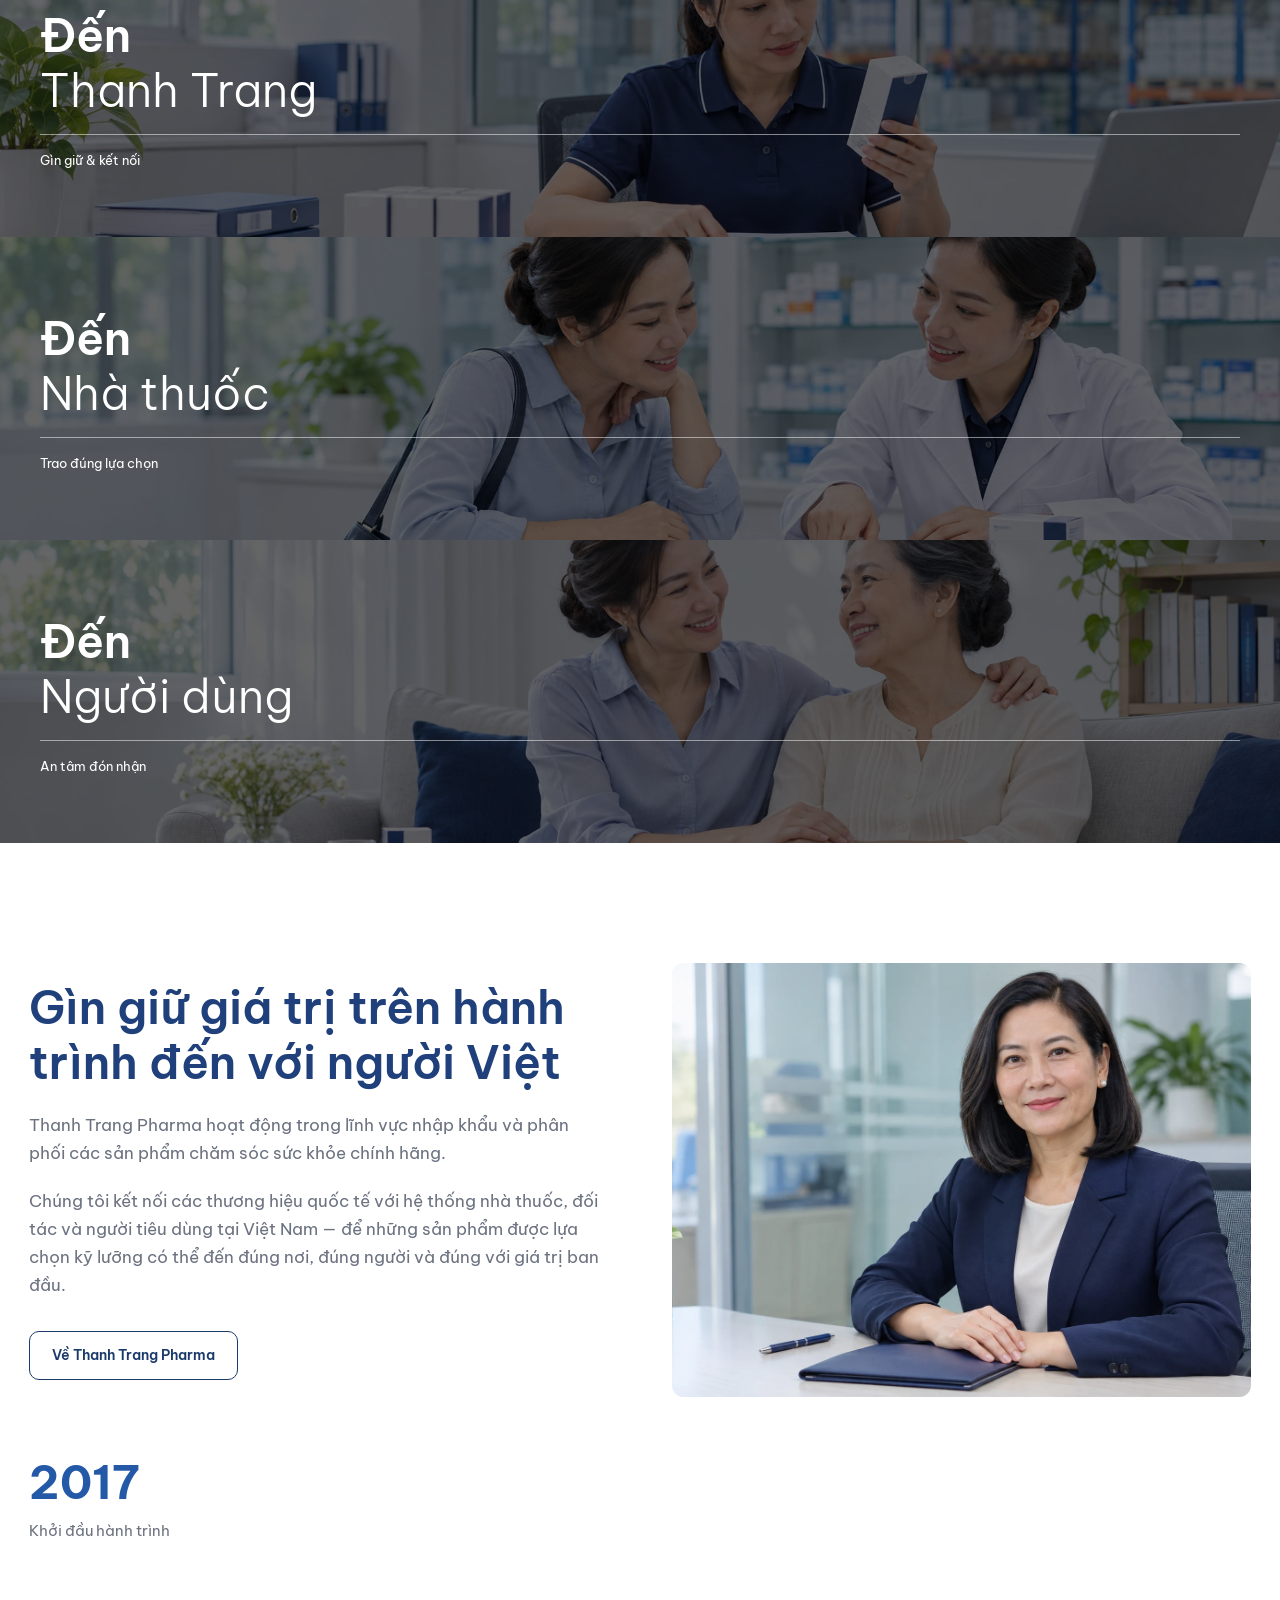
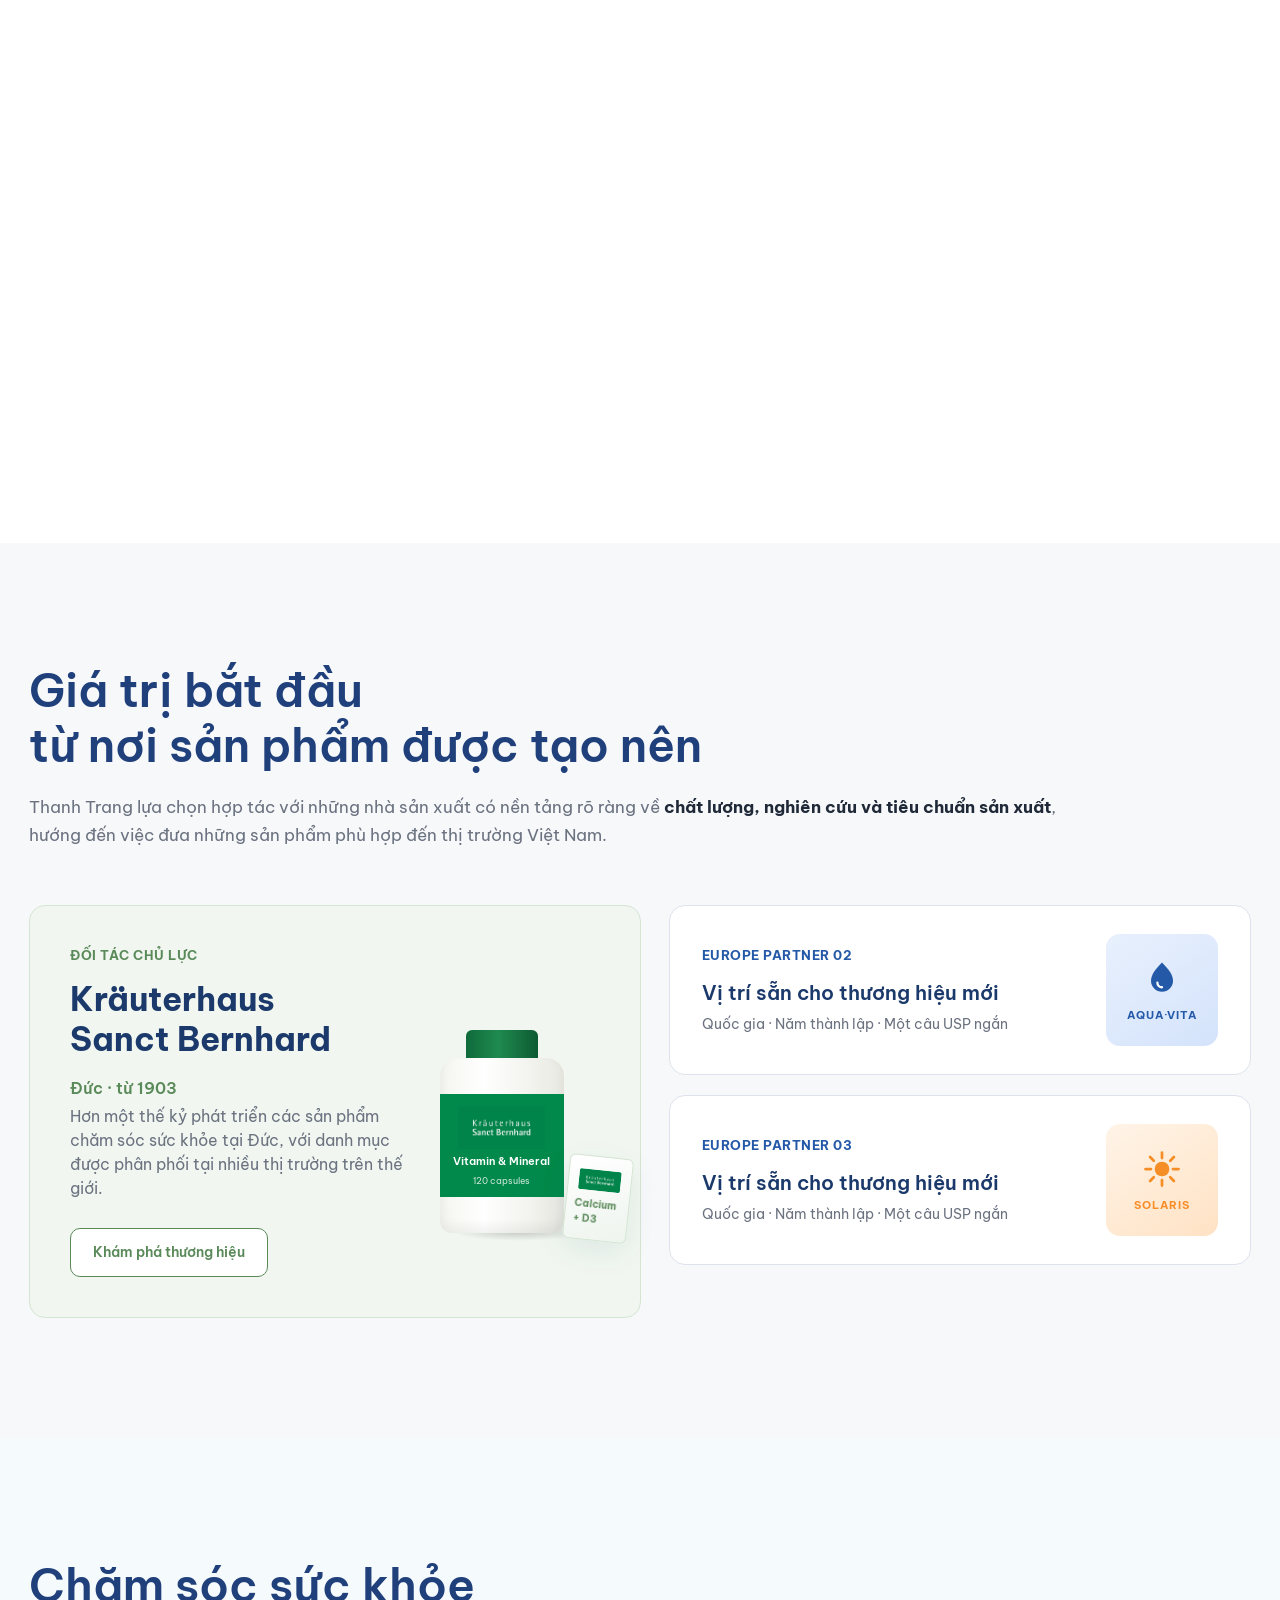
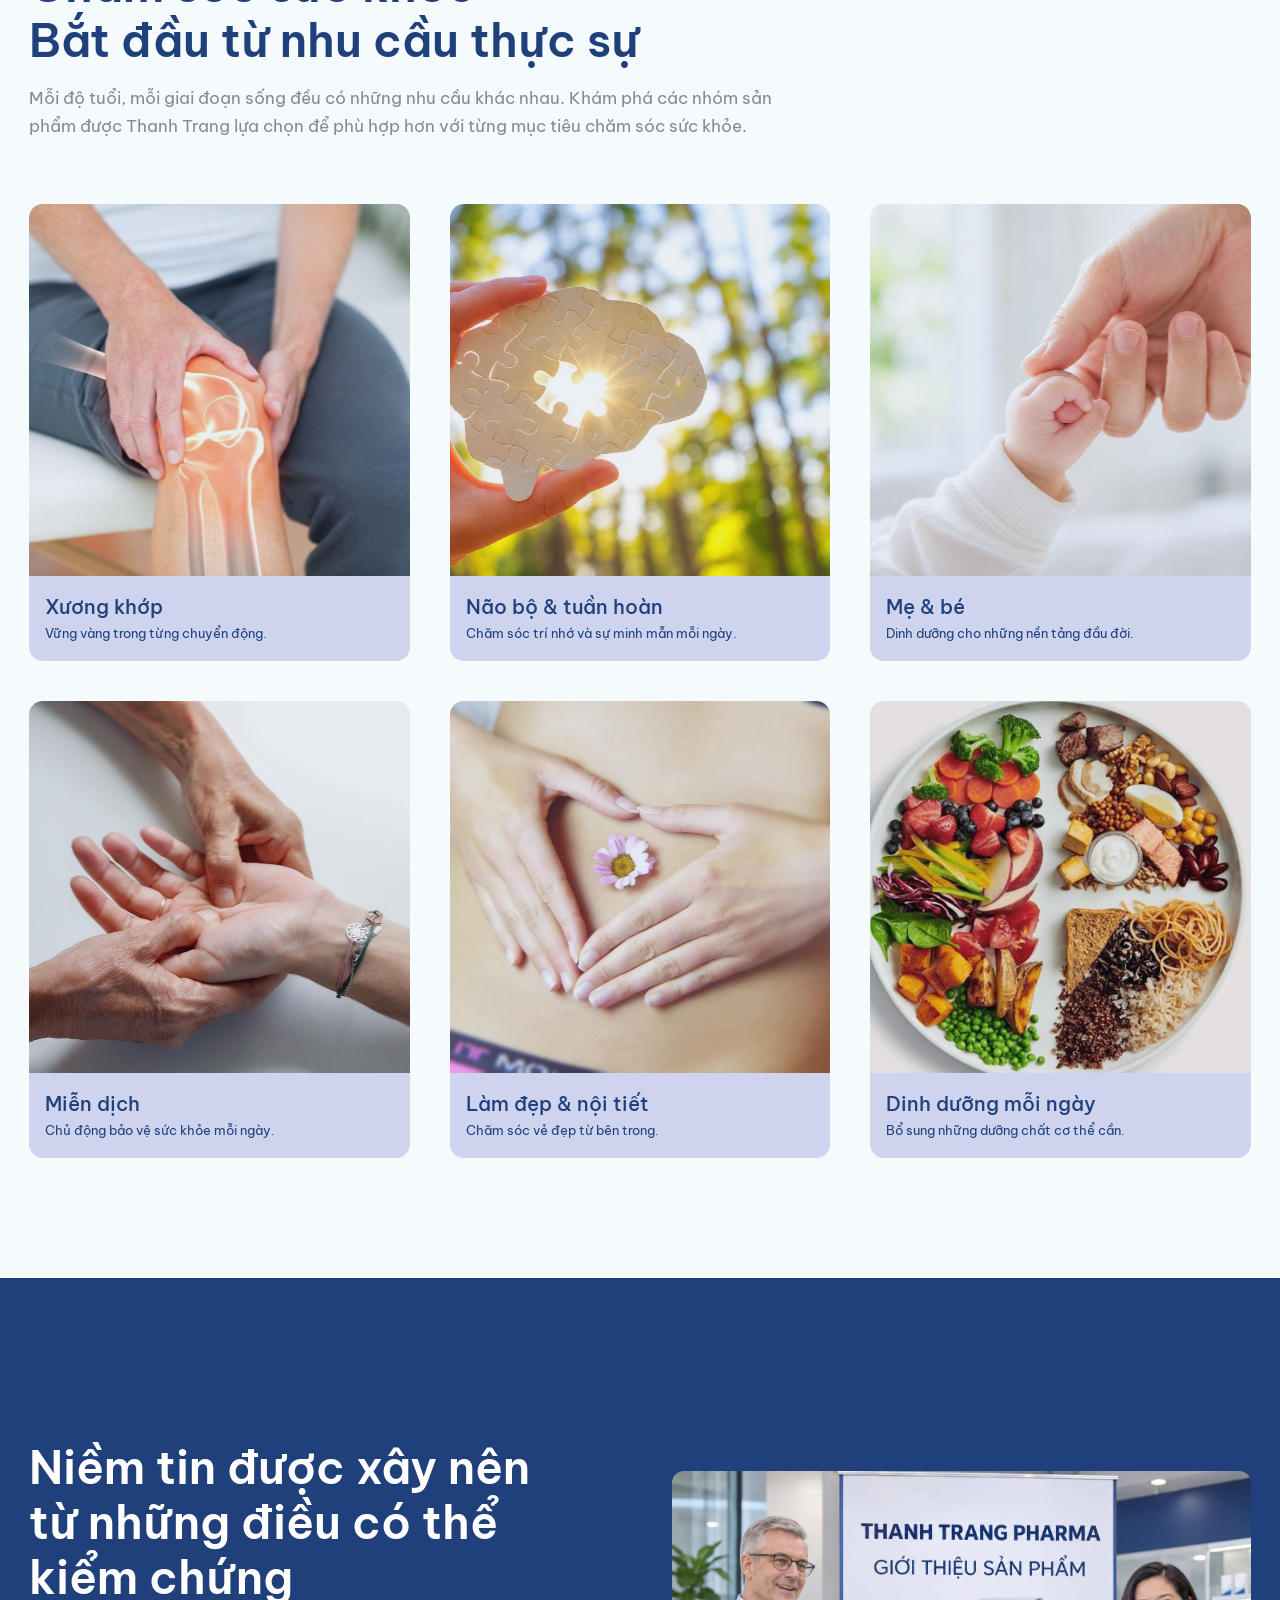
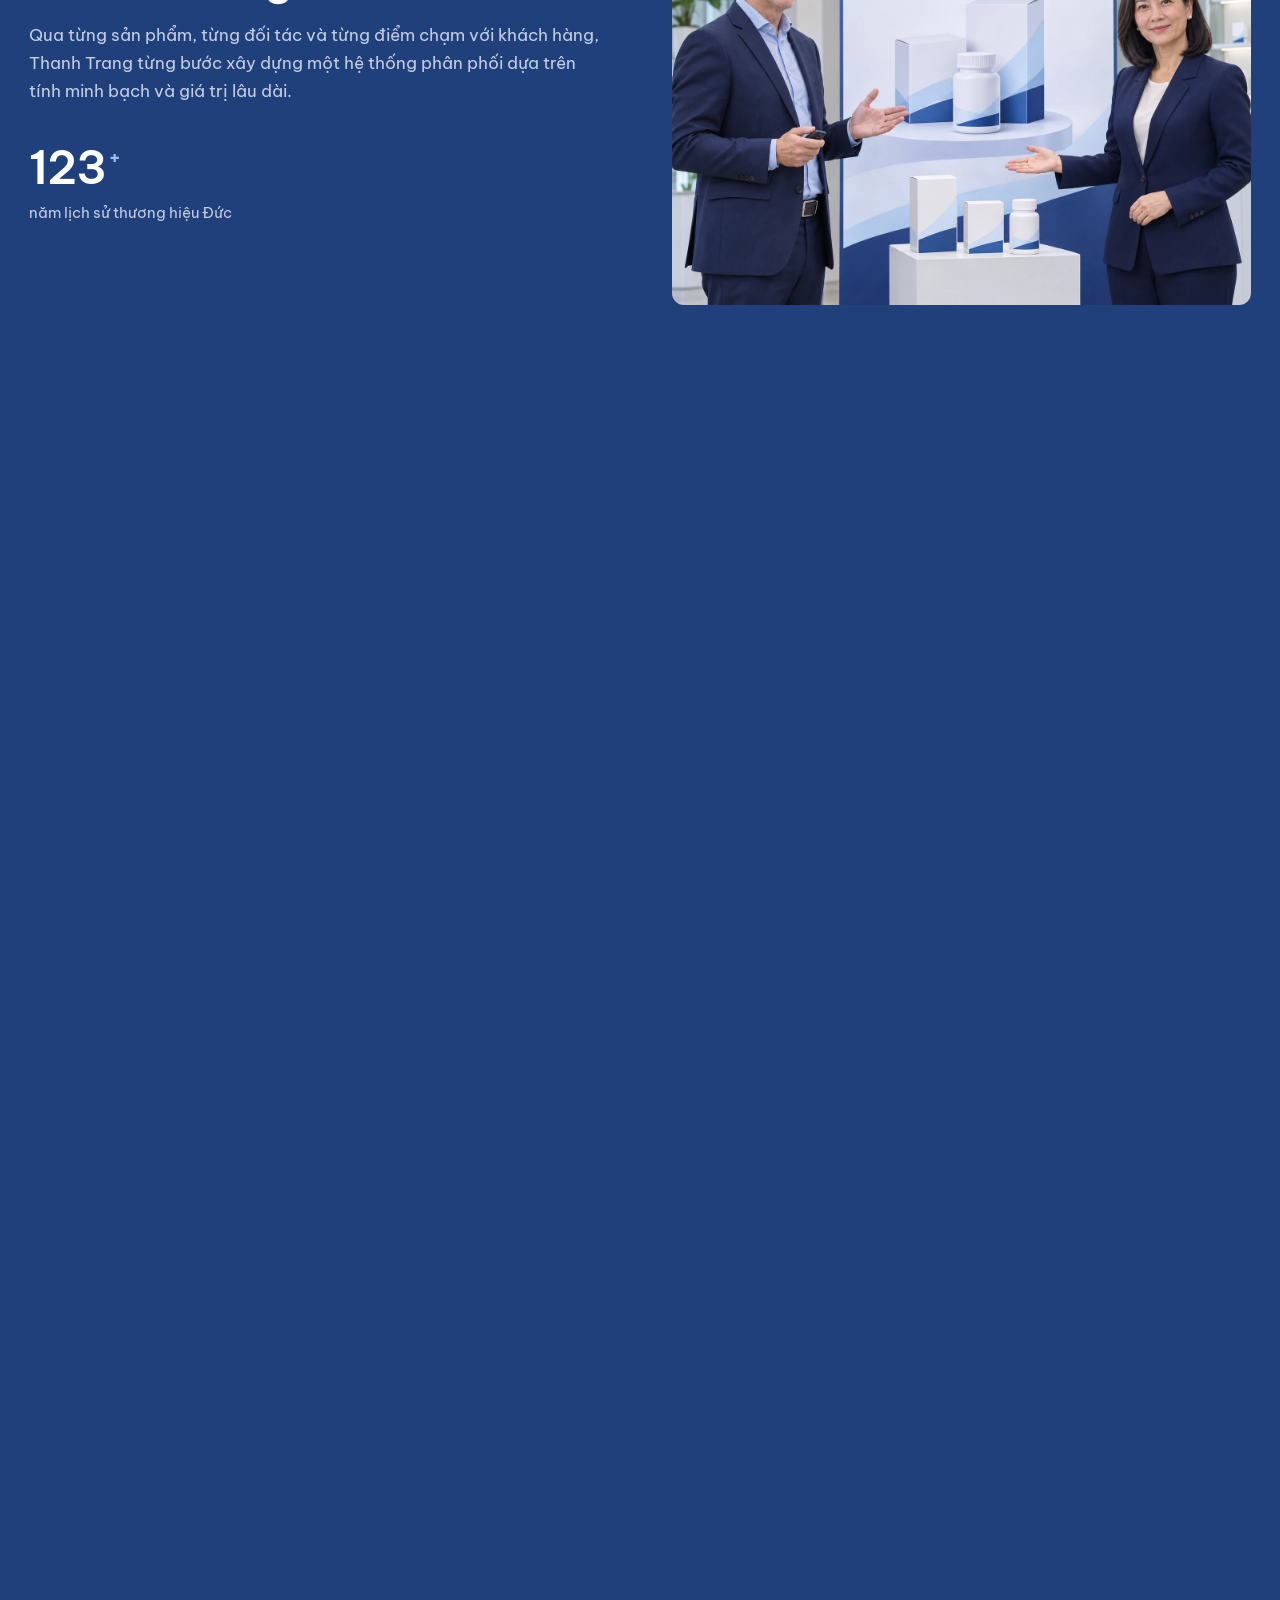
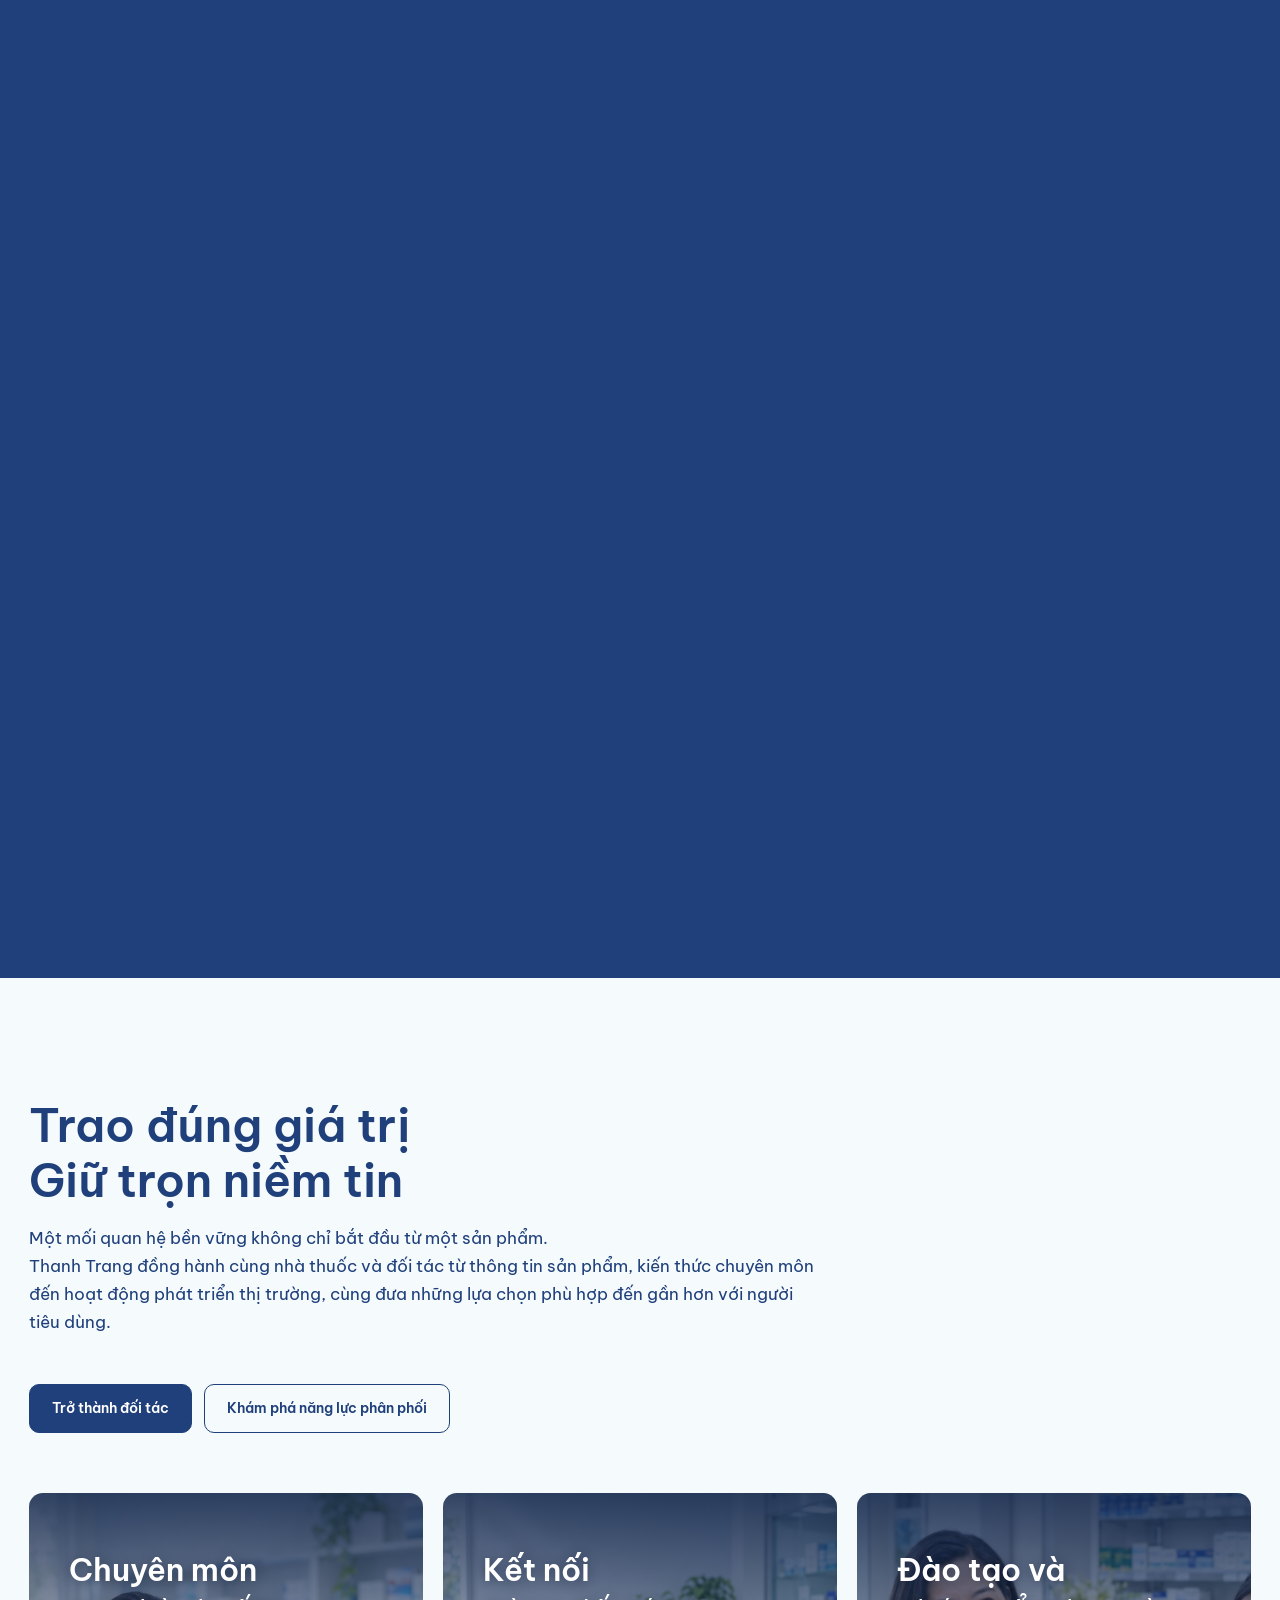
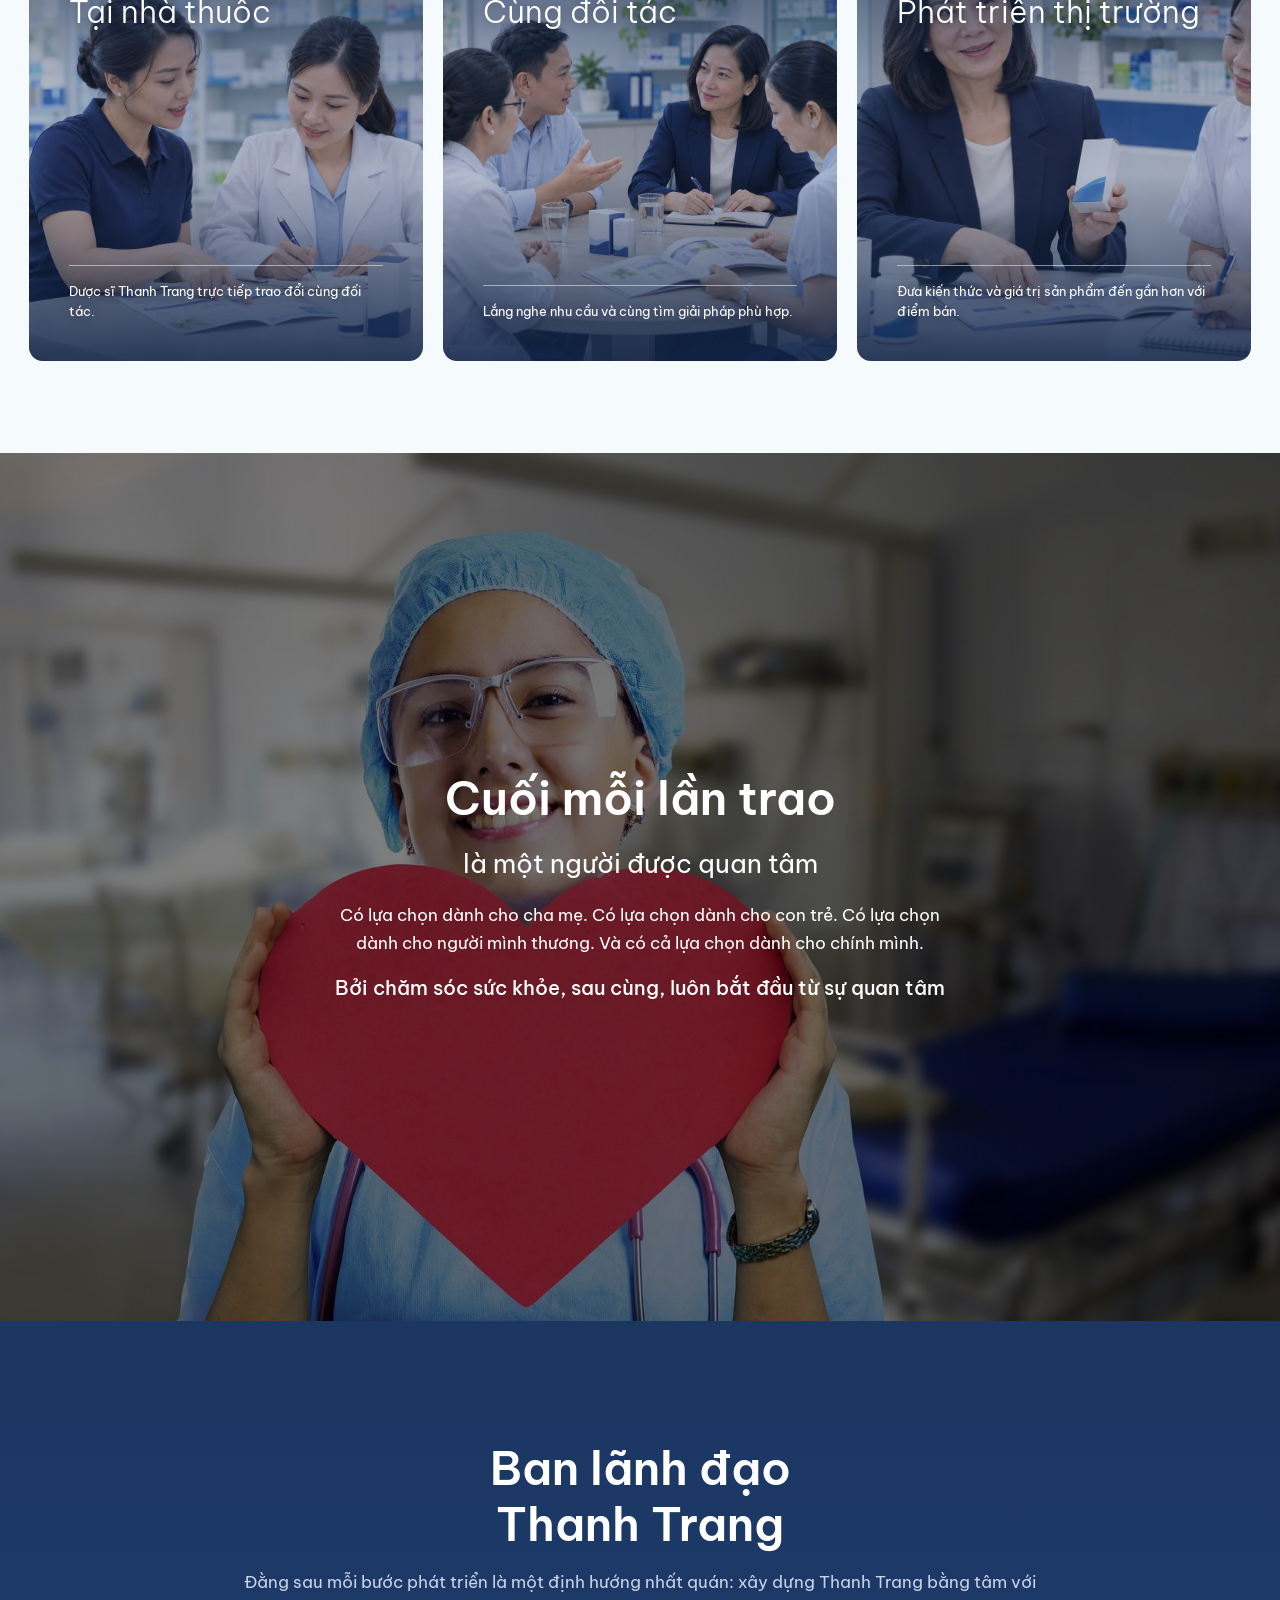
<file: demo7/b2.html>
<!doctype html>
<html lang="vi">
<head>
<meta charset="utf-8">
<meta name="viewport" content="width=device-width,initial-scale=1">
<title>Thanh Trang Pharma — Phương án B2 (hero carousel)</title>
<link rel="preconnect" href="https://fonts.googleapis.com">
<link href="https://fonts.googleapis.com/css2?family=Be+Vietnam+Pro:ital,wght@0,300;0,400;0,500;0,600;1,300;1,400&display=swap" rel="stylesheet">
<link rel="stylesheet" href="style.css?v=14">
<link rel="stylesheet" href="from-a.css?v=1">
<link rel="stylesheet" href="carousel.css?v=3">
<link rel="stylesheet" href="../css/typography.css?v=1">
</head>
<body><header class="header" id="top">
 <div class="container">
  <a class="logo" href="#top"><img src="../assets/icons/logo.png" alt="Thanh Trang Pharma" width="106" height="42"></a>
  <nav class="nav" id="nav">
   <a href="#about">Về Thanh Trang</a>
   <a class="on" href="#solutions">Giải pháp sức khỏe</a>
   <a href="#journey">Hành trình phát triển</a>
   <a href="#news">Câu chuyện đồng hành</a>
  </nav>
  <div class="header-right">
   <button class="icon-btn" aria-label="Tìm kiếm"><svg width="18" height="18" viewBox="0 0 16 16" fill="none" stroke="currentColor" stroke-width="2"><circle cx="7.5" cy="7.5" r="6"/><path d="M12 12l3 3" stroke-linecap="round"/></svg></button>
   <a class="btn btn-primary" href="#cta">Trở thành đối tác</a>
   <button class="icon-btn burger" aria-label="Mở menu" onclick="document.querySelector('.header').classList.toggle('open')"><svg width="24" height="24" viewBox="0 0 24 24" stroke="currentColor" stroke-width="2"><path d="M3 6h18M3 12h18M3 18h18"/></svg></button>
  </div>
 </div>
</header>

<main>
<section class="hero-carousel" aria-roledescription="carousel" aria-label="Hành trình trao tay">
  <div class="hc-slide on" data-i="0">
   <img src="../assets/images/hero-01.webp" alt="" style="object-position:60% 30%">
   <div class="container"><div class="hc-copy"><h1 class="hc-title">Trọn vẹn <span>Trao tay</span></h1><p class="hc-tag">Từ nơi tạo nên giá trị<br>đến tay người cần giá trị</p><p class="hc-lead">Thanh Trang Pharma kết nối những sản phẩm chăm sóc sức khỏe chính hãng từ các thương hiệu quốc tế với hệ thống nhà thuốc, đối tác và người tiêu dùng Việt Nam</p><div class="hc-cta"><a class="btn btn-primary" href="#about">Về Thanh Trang Pharma</a><a class="btn btn-ghost" href="#cta">Trở thành đối tác</a></div></div></div>
  </div>
  <div class="hc-slide" data-i="1">
   <img src="../assets/images/journey-1.webp" alt="" style="object-position:right center">
   <div class="container"><div class="hc-copy"><p class="hc-kick">Từ</p><h2 class="hc-title">Nhà sản xuất</h2><p class="hc-lead">Nơi giá trị được tạo nên — từ nghiên cứu, tiêu chuẩn sản xuất đến từng sản phẩm được kiểm chứng.</p></div></div>
  </div>
  <div class="hc-slide" data-i="2">
   <img src="../assets/images/journey-2.webp" alt="" style="object-position:right center">
   <div class="container"><div class="hc-copy"><p class="hc-kick">Đến</p><h2 class="hc-title">Thanh Trang</h2><p class="hc-lead">Gìn giữ và kết nối — lựa chọn kỹ lưỡng, bảo quản chuẩn mực, đưa sản phẩm chính hãng về Việt Nam.</p></div></div>
  </div>
  <div class="hc-slide" data-i="3">
   <img src="../assets/images/journey-3.webp" alt="" style="object-position:right center">
   <div class="container"><div class="hc-copy"><p class="hc-kick">Đến</p><h2 class="hc-title">Nhà thuốc</h2><p class="hc-lead">Trao đúng lựa chọn — đồng hành cùng dược sĩ bằng thông tin sản phẩm và kiến thức chuyên môn.</p></div></div>
  </div>
  <div class="hc-slide" data-i="4">
   <img src="../assets/images/journey-4.webp" alt="" style="object-position:right center">
   <div class="container"><div class="hc-copy"><p class="hc-kick">Đến</p><h2 class="hc-title">Người tiêu dùng</h2><p class="hc-lead">An tâm đón nhận — mỗi sản phẩm đến tay người dùng trọn vẹn như giá trị ban đầu.</p></div></div>
  </div>
  <div class="hc-nav"><div class="container"><div class="hc-tabs"><button class="hc-tab on" data-go="0"><span class="bar"><i></i></span><span class="lab">01. Trao tay</span></button><button class="hc-tab" data-go="1"><span class="bar"><i></i></span><span class="lab">02. Nhà sản xuất</span></button><button class="hc-tab" data-go="2"><span class="bar"><i></i></span><span class="lab">03. Thanh Trang</span></button><button class="hc-tab" data-go="3"><span class="bar"><i></i></span><span class="lab">04. Nhà thuốc</span></button><button class="hc-tab" data-go="4"><span class="bar"><i></i></span><span class="lab">05. Người tiêu dùng</span></button></div></div></div>
</section>

<section class="promise">
 <div class="container">
  <div>
   <h2 class="h1">Trọn vẹn một hành trình<br>Trọn vẹn một giá trị</h2>
   <p class="lead">Từ nhà sản xuất đến Thanh Trang, từ nhà thuốc đến người tiêu dùng — mỗi mắt xích đều góp phần giữ gìn <b>chất lượng, thông tin và niềm tin</b> trên suốt hành trình.</p>
  </div>
 </div>
</section>

<section class="journey" id="journey">
 <div class="row"><img src="../assets/images/journey-1.webp" alt=""><div class="inner"><p class="big"><b>Từ</b><i>Nhà sản xuất</i></p><div class="foot"><span>Tạo nên giá trị</span></div></div></div>
 <div class="row"><img src="../assets/images/journey-2.webp" alt=""><div class="inner"><p class="big"><b>Đến</b><i>Thanh Trang</i></p><div class="foot"><span>Gìn giữ &amp; kết nối</span></div></div></div>
 <div class="row"><img src="../assets/images/journey-3.webp" alt=""><div class="inner"><p class="big"><b>Đến</b><i>Nhà thuốc</i></p><div class="foot"><span>Trao đúng lựa chọn</span></div></div></div>
 <div class="row"><img src="../assets/images/journey-4.webp" alt=""><div class="inner"><p class="big"><b>Đến</b><i>Người dùng</i></p><div class="foot"><span>An tâm đón nhận</span></div></div></div>
</section>

<section class="about-scroll pin" id="about" data-pin>
 <div class="pin-sticky">
  <div class="container">
   <div class="split">
    <div>
     <h2 class="h1">Gìn giữ giá trị trên hành trình đến với người Việt</h2>
     <p class="lead">Thanh Trang Pharma hoạt động trong lĩnh vực nhập khẩu và phân phối các sản phẩm chăm sóc sức khỏe chính hãng.</p>
     <p class="lead">Chúng tôi kết nối các thương hiệu quốc tế với hệ thống nhà thuốc, đối tác và người tiêu dùng tại Việt Nam — để những sản phẩm được lựa chọn kỹ lưỡng có thể đến đúng nơi, đúng người và đúng với giá trị ban đầu.</p>
     <div class="actions"><a class="btn btn-ghost" href="#">Về Thanh Trang Pharma</a></div>
    </div>
    <div class="frame stack-ph">
     <img class="on" src="../assets/images/about-1.webp" alt="Lãnh đạo Thanh Trang tại văn phòng">
     <img src="../assets/images/about-2.webp" alt="Làm việc cùng chuyên gia tại nhà máy đối tác">
     <img src="../assets/images/about-3.webp" alt="Trao đổi cùng dược sĩ và đối tác tại nhà thuốc">
     <img src="../assets/images/about-4.webp" alt="Đội ngũ Thanh Trang">
    </div>
   </div>
   <div class="statbar">
    <div class="on"><b>2017</b><span>Khởi đầu hành trình</span></div>
    <div><b>XX+</b><span>Sản phẩm phân phối</span></div>
    <div><b>XX+</b><span>Điểm bán / đối tác</span></div>
    <div><b>Toàn quốc</b><span>Phạm vi phát triển</span></div>
   </div>
  </div>
 </div>
</section>

<!-- 04 / THƯƠNG HIỆU & NHÀ SẢN XUẤT CHÂU ÂU -->
<section class="section brands">
 <div class="container">
  <h2 class="h1">Giá trị bắt đầu<br>từ nơi sản phẩm được tạo nên</h2>
  <p class="lead wide">Thanh Trang lựa chọn hợp tác với những nhà sản xuất có nền tảng rõ ràng về <b>chất lượng, nghiên cứu và tiêu chuẩn sản xuất</b>, hướng đến việc đưa những sản phẩm phù hợp đến thị trường Việt Nam.</p>
  <div class="brand-grid">
   <article class="brand-main">
    <div class="brand-main-txt">
     <p class="brand-tag">Đối tác chủ lực</p>
     <h3>Kräuterhaus<br>Sanct Bernhard</h3>
     <p class="brand-meta">Đức · từ 1903</p>
     <p>Hơn một thế kỷ phát triển các sản phẩm chăm sóc sức khỏe tại Đức, với danh mục được phân phối tại nhiều thị trường trên thế giới.</p>
     <a class="btn btn-green" href="#">Khám phá thương hiệu</a>
    </div>
    <div class="packshot" aria-label="Sản phẩm minh họa Kräuterhaus Sanct Bernhard">
     <div class="bottle">
      <span class="cap"></span>
      <span class="body"><span class="label"><img src="../assets/images/img92.jpg" alt=""><em>Vitamin &amp; Mineral</em><small>120 capsules</small></span></span>
     </div>
     <div class="box-pack"><img src="../assets/images/img92.jpg" alt=""><em>Calcium + D3</em></div>
    </div>
   </article>
   <div class="brand-list">
    <!-- Mỗi thương hiệu mới = 1 brand-card. Khi chưa có đối tác thật thì xoá card (không hiển thị placeholder trên web chính thức). -->
    <article class="brand-card">
     <div><p class="brand-tag">Europe partner 02</p><h4>Vị trí sẵn cho thương hiệu mới</h4><p>Quốc gia · Năm thành lập · Một câu USP ngắn</p></div>
     <div class="logo-box lb-blue" aria-hidden="true"><svg viewBox="0 0 48 48" width="44" height="44"><path d="M24 6c8 8 12 14 12 20a12 12 0 0 1-24 0c0-6 4-12 12-20z" fill="currentColor"/><path d="M19 28a5 5 0 0 0 5 5" stroke="#fff" stroke-width="2.5" fill="none" stroke-linecap="round"/></svg><span>AQUA·VITA</span></div>
    </article>
    <article class="brand-card">
     <div><p class="brand-tag">Europe partner 03</p><h4>Vị trí sẵn cho thương hiệu mới</h4><p>Quốc gia · Năm thành lập · Một câu USP ngắn</p></div>
     <div class="logo-box lb-orange" aria-hidden="true"><svg viewBox="0 0 48 48" width="44" height="44"><circle cx="24" cy="24" r="8" fill="currentColor"/><g stroke="currentColor" stroke-width="3" stroke-linecap="round"><path d="M24 6v6M24 36v6M6 24h6M36 24h6M11 11l4 4M33 33l4 4M37 11l-4 4M15 33l-4 4"/></g></svg><span>SOLARIS</span></div>
    </article>
   </div>
  </div>
 </div>
</section>

<section class="solutions" id="solutions">
 <div class="container">
  <h2 class="h1">Chăm sóc sức khỏe<em>Bắt đầu từ nhu cầu thực sự</em></h2>
  <p class="lead">Mỗi độ tuổi, mỗi giai đoạn sống đều có những nhu cầu khác nhau. Khám phá các nhóm sản phẩm được Thanh Trang lựa chọn để phù hợp hơn với từng mục tiêu chăm sóc sức khỏe.</p>
  <div class="cards">
   <a class="card" href="#"><div class="ph"><img src="../assets/images/img110.jpg" alt=""></div><div class="bar"><div><h3>Xương khớp</h3><p>Vững vàng trong từng chuyển động.</p></div></div></a>
   <a class="card" href="#"><div class="ph"><img src="../assets/images/img74.jpg" alt=""></div><div class="bar"><div><h3>Não bộ &amp; tuần hoàn</h3><p>Chăm sóc trí nhớ và sự minh mẫn mỗi ngày.</p></div></div></a>
   <a class="card" href="#"><div class="ph"><img src="../assets/images/img88.jpg" alt=""></div><div class="bar"><div><h3>Mẹ &amp; bé</h3><p>Dinh dưỡng cho những nền tảng đầu đời.</p></div></div></a>
   <a class="card" href="#"><div class="ph"><img src="../assets/images/img78.jpg" alt=""></div><div class="bar"><div><h3>Miễn dịch</h3><p>Chủ động bảo vệ sức khỏe mỗi ngày.</p></div></div></a>
   <a class="card" href="#"><div class="ph"><img src="../assets/images/img66.jpg" alt=""></div><div class="bar"><div><h3>Làm đẹp &amp; nội tiết</h3><p>Chăm sóc vẻ đẹp từ bên trong.</p></div></div></a>
   <a class="card" href="#"><div class="ph"><img src="../assets/images/img58.jpg" alt=""></div><div class="bar"><div><h3>Dinh dưỡng mỗi ngày</h3><p>Bổ sung những dưỡng chất cơ thể cần.</p></div></div></a>
  </div>
 </div>
</section>

<!-- 06 / PROOF & TRUST — ghim khi cuộn -->
<section class="proof-scroll pin" data-pin>
 <div class="pin-sticky">
  <div class="container split">
   <div>
    <h2 class="h1">Niềm tin được xây nên<br>từ những điều có thể kiểm chứng</h2>
    <p class="lead">Qua từng sản phẩm, từng đối tác và từng điểm chạm với khách hàng, Thanh Trang từng bước xây dựng một hệ thống phân phối dựa trên tính minh bạch và giá trị lâu dài.</p>
    <div class="figures">
     <div class="fig hl on"><b>123<sup>+</sup></b><span>năm lịch sử thương hiệu Đức</span></div>
     <div class="fig"><b>XX<sup>+</sup></b><span>sản phẩm chính hãng</span></div>
     <div class="fig"><b>XX<sup>+</sup></b><span>đối tác / điểm bán</span></div>
     <div class="fig"><b>XX</b><span>tỉnh thành hiện diện</span></div>
    </div>
   </div>
   <div class="frame stack-ph">
    <img class="on" src="../assets/images/proof-1.webp" alt="Thanh Trang cùng đối tác Đức giới thiệu sản phẩm">
    <img src="../assets/images/proof-2.webp" alt="Danh mục sản phẩm chính hãng do Thanh Trang phân phối">
    <img src="../assets/images/proof-3.webp" alt="Trao đổi cùng dược sĩ tại nhà thuốc đối tác">
    <img src="../assets/images/proof-4.webp" alt="Minh họa phạm vi hiện diện trên toàn quốc">
   </div>
  </div>
 </div>
</section>

<section class="pharmacy">
 <div class="container">
  <div class="top">
   <div>
    <h2 class="h1">Trao đúng giá trị<br>Giữ trọn niềm tin</h2>
    <p class="lead" style="color:var(--navy)">Một mối quan hệ bền vững không chỉ bắt đầu từ một sản phẩm.<br>Thanh Trang đồng hành cùng nhà thuốc và đối tác từ thông tin sản phẩm, kiến thức chuyên môn đến hoạt động phát triển thị trường, cùng đưa những lựa chọn phù hợp đến gần hơn với người tiêu dùng.</p>
   </div>
   <div class="pharm-cta">
    <a class="btn btn-primary" href="#cta">Trở thành đối tác</a>
    <a class="btn btn-ghost" href="#">Khám phá năng lực phân phối</a>
   </div>
  </div>
  <div class="tiles">
   <a class="tile" href="#"><img src="../assets/images/b2b-1.webp" alt=""><div><h3>Chuyên môn<i>Tại nhà thuốc</i></h3></div><div class="foot"><span>Dược sĩ Thanh Trang trực tiếp trao đổi cùng đối tác.</span></div></a>
   <a class="tile" href="#"><img src="../assets/images/b2b-2.webp" alt=""><div><h3>Kết nối<i>Cùng đối tác</i></h3></div><div class="foot"><span>Lắng nghe nhu cầu và cùng tìm giải pháp phù hợp.</span></div></a>
   <a class="tile" href="#"><img src="../assets/images/about-3.webp" alt=""><div><h3>Đào tạo và<i>Phát triển thị trường</i></h3></div><div class="foot"><span>Đưa kiến thức và giá trị sản phẩm đến gần hơn với điểm bán.</span></div></a>
  </div>
 </div>
</section>

<section class="quote">
 <img src="../assets/images/img42.jpg" alt="">
 <div class="container">
  <h2 class="h1">Cuối mỗi lần trao</h2>
  <p class="h2">là một người được quan tâm</p>
  <p>Có lựa chọn dành cho cha mẹ. Có lựa chọn dành cho con trẻ. Có lựa chọn dành cho người mình thương. Và có cả lựa chọn dành cho chính mình.</p>
  <strong>Bởi chăm sóc sức khỏe, sau cùng, luôn bắt đầu từ sự quan tâm</strong>
 </div>
</section>

<section class="leaders">
 <div class="container">
  <h2 class="h1">Ban lãnh đạo<em>Thanh Trang</em></h2>
  <p class="lead">Đằng sau mỗi bước phát triển là một định hướng nhất quán: xây dựng Thanh Trang bằng tâm với nghề, tín trong hợp tác và trách nhiệm với sức khỏe cộng đồng.</p>
  <div class="people">
   <div class="person"><img src="../assets/images/about-1.webp" alt=""><h3>Nguyễn Văn<br>Mười</h3><div class="foot"><span>TỔNG GIÁM ĐỐC</span></div></div>
   <div class="person"><img src="../assets/images/img34.jpg" alt=""><h3>Nguyễn Văn<br>Mười</h3><div class="foot"><span>TỔNG GIÁM ĐỐC</span></div></div>
   <div class="person"><img src="../assets/images/img70.jpg" alt=""><h3>Nguyễn Văn<br>Mười</h3><div class="foot"><span>TỔNG GIÁM ĐỐC</span></div></div>
  </div>
 </div>
</section>

<section class="news" id="news">
 <div class="container">
  <h2 class="h1">Gieo nền tảng<em>nuôi dưỡng sức khỏe</em></h2>
  <p class="lead">Từ những kiến thức chăm sóc sức khỏe đến hoạt động tại nhà thuốc, sự kiện và những dấu mốc hợp tác — khám phá những câu chuyện đang diễn ra mỗi ngày tại Thanh Trang.</p>
  <div class="news-grid">
   <article class="feature"><img src="../assets/images/proof-2.webp" alt=""><div class="txt"><div class="meta"><span>SỰ KIỆN B2B</span><span>12 · 08 · 2026</span></div><h3>Thanh Trang và Kräuterhaus Sanct Bernhard rà soát danh mục 2027</h3><p>Hai bên làm việc trực tiếp tại nhà máy để chốt quy cách và kế hoạch sản phẩm cho thị trường Việt Nam trong năm tới.</p></div></article>
   <div>
    <article class="item"><div class="meta"><span>SỰ KIỆN B2B</span><span>12 · 08 · 2026</span></div><h3>Thanh Trang và Kräuterhaus Sanct Bernhard rà soát danh mục 2027</h3></article>
    <article class="item"><div class="meta"><span>SỰ KIỆN B2B</span><span>12 · 08 · 2026</span></div><h3>Thanh Trang tham dự triển lãm dược phẩm quốc tế tại Hà Nội</h3></article>
   </div>
  </div>
 </div>
</section>

<section class="cta-pdf" id="cta">
 <img class="cta-bg" src="../assets/images/cta-hands.jpg" alt="">
 <div class="container">
  <div class="cta-txt">
   <h2>Có những giá trị</h2>
   <p class="cta-sub">chỉ trọn vẹn khi được trao đi.</p>
   <p class="cta-body">Từ một sản phẩm tốt đến một mối quan hệ bền vững, mỗi hành trình đều bắt đầu bằng một kết nối.<br>Nếu bạn cùng Thanh Trang tin vào những giá trị sức khỏe minh bạch, chất lượng và lâu dài, chúng tôi sẵn sàng bắt đầu hành trình tiếp theo cùng bạn.</p>
  </div>
  <div class="cta-btns">
   <a class="cbtn solid" href="mailto:info@thanhtrangpharma.vn">Liên hệ Thanh Trang</a>
   <a class="cbtn line" href="#">Trở thành đối tác</a>
  </div>
 </div>
</section>
</main>

<footer class="footer">
 <div class="container">
  <div class="fgrid">
   <div class="f-about">
    <img src="../assets/icons/flogo.png" alt="Thanh Trang Pharma" style="height:42px;width:auto">
    <p>Phụng sự sức khoẻ cộng đồng bằng những kết nối có giá trị — giữa thương hiệu quốc tế, nhà thuốc Việt Nam và người tiêu dùng.</p>
    <div class="social">
     <a href="#" aria-label="Facebook"><svg width="18" height="18" viewBox="0 0 18 18" fill="#fff" opacity=".7"><path d="M9 0C4 0 0 4 0 9c0 4.2 2.9 7.7 6.8 8.7v-6H5V9h1.8V7.8c0-3.1 1.4-4.5 4.4-4.5.6 0 1.6.1 2 .2V6h-1.1c-1.4 0-2 .5-2 2v1H13l-.5 2.7h-2.4v6.2C14.5 17.4 18 13.6 18 9c0-5-4-9-9-9z"/></svg></a>
     <a href="#" aria-label="YouTube"><svg width="18" height="13" viewBox="0 0 18 13" fill="#fff" opacity=".7"><path d="M17.8 2.8s-.2-1.3-.7-1.8C16.4.3 15.7.3 15.3.2 12.8 0 9 0 9 0S5.2 0 2.7.2C2.3.3 1.6.3.9 1 .4 1.5.2 2.8.2 2.8S0 4.2 0 5.7v1.4C0 8.5.2 10 .2 10s.2 1.2.7 1.8c.7.7 1.6.6 2 .7 1.4.2 6.1.2 6.1.2s3.8 0 6.3-.2c.4 0 1.1 0 1.8-.7.5-.6.7-1.8.7-1.8s.2-1.5.2-2.9V5.7c0-1.5-.2-2.9-.2-2.9zM7.1 8.7v-5L12 6.2 7.1 8.7z"/></svg></a>
     <a href="#" aria-label="TikTok"><svg width="16" height="18" viewBox="0 0 16 18" fill="#fff" opacity=".7"><path d="M11.3 0h-3v12.2c0 1.5-1.2 2.7-2.6 2.7S3 13.7 3 12.2s1.2-2.6 2.6-2.6V6.5C2.5 6.5 0 9.1 0 12.2 0 15.4 2.5 18 5.7 18s5.7-2.6 5.7-5.8V5.9c1.1.9 2.5 1.4 4 1.4V4.2c-2.3-.1-4.1-1.9-4.1-4.2z"/></svg></a>
     <a href="#" aria-label="Zalo"><img src="../assets/icons/icon0.png" alt="" style="width:20px"></a>
    </div>
   </div>
   <div><h4>Khám phá</h4><ul><li><a href="#about">Về chúng tôi</a></li><li><a href="#">Giá trị cốt lõi</a></li><li><a href="#journey">Hành trình phát triển</a></li><li><a href="#news">Tin tức</a></li><li><a href="#">Tuyển dụng</a></li></ul></div>
   <div><h4>Hợp tác</h4><ul><li><a href="#">Hệ sinh thái thương hiệu</a></li><li><a href="#">Năng lực đồng hành</a></li><li><a href="#">Hệ thống phân phối</a></li><li><a href="#cta">Trở thành đối tác</a></li><li><a href="#">Trở thành điểm bán</a></li></ul></div>
   <div><h4>Liên hệ</h4><ul class="contact">
    <li><img src="../assets/icons/icon1.png" alt=""><span>Số nhà — Đường — Phường<br>Quận — Hà Nội, Việt Nam<br>[chờ địa chỉ trụ sở đầy đủ]</span></li>
    <li><img src="../assets/icons/icon2.png" alt=""><span>Hotline [chờ số]</span></li>
    <li><img src="../assets/icons/icon3.png" alt=""><a href="mailto:info@thanhtrangpharma.vn">info@thanhtrangpharma.vn</a></li>
    <li><img src="../assets/icons/icon4.png" alt=""><span>Thứ Hai – Thứ Sáu · 08:00 – 17:30</span></li>
   </ul></div>
  </div>
  <div class="legal">
   <span>CÔNG TY TNHH/CỔ PHẦN [tên pháp nhân đầy đủ]</span><span>MSDN [chờ cấp]</span><span>GCN đủ điều kiện kinh doanh dược [số]</span><span>Chịu trách nhiệm nội dung: [họ tên]</span>
  </div>
  <div class="legal" style="border:0;margin-top:0;padding-top:12px">
   <span><a href="#">Chính sách bảo mật</a></span><span><a href="#">Điều khoản sử dụng</a></span><span>© 2026 Thanh Trang Pharma</span>
  </div>
 </div>
</footer>
<script>document.querySelectorAll('.nav a').forEach(a=>a.addEventListener('click',()=>document.querySelector('.header').classList.remove('open')))</script>
<nav class="variant-switch" aria-label="Chọn phương án"><a href="../">Phương án A</a><a href="../demo7/">B1</a><a href="../demo7/b2.html" class="on">B2</a></nav>
<style>.variant-switch{position:fixed;left:50%;bottom:20px;transform:translateX(-50%);z-index:99;display:flex;gap:4px;padding:4px;background:rgba(21,47,93,.92);border-radius:999px;box-shadow:0 8px 24px rgba(0,0,0,.2);font:600 13px "Be Vietnam Pro",sans-serif}.variant-switch a{color:#fff;padding:8px 16px;border-radius:999px;text-decoration:none;opacity:.75}.variant-switch a.on{background:#f68e28;opacity:1}</style>
<script>
// Các section ghim khi cuộn ([data-pin]): mỗi bước hiện thêm 1 số liệu và đổi 1 ảnh,
// đoạn cuối giữ nguyên trạng thái đầy đủ trước khi nhả ghim.
(function () {
  var mq = window.matchMedia('(max-width:900px), (prefers-reduced-motion: reduce)');
  var pins = Array.prototype.map.call(document.querySelectorAll('[data-pin]'), function (sec) {
    var items = sec.querySelectorAll('.statbar > div, .figures > .fig');
    sec.style.setProperty('--steps', items.length);
    return { sec: sec, items: items, imgs: sec.querySelectorAll('.stack-ph img'), last: -1 };
  });
  function update() {
    pins.forEach(function (p) {
      var n = p.items.length, step;
      if (mq.matches) { step = -1; }
      else {
        var r = p.sec.getBoundingClientRect();
        var prog = Math.min(1, Math.max(0, -r.top / (p.sec.offsetHeight - window.innerHeight)));
        step = Math.min(n - 1, Math.floor(prog * (n + 1)));
      }
      if (step === p.last) return;
      p.last = step;
      p.items.forEach(function (el, i) { el.classList.toggle('on', step < 0 || i <= step); });
      p.imgs.forEach(function (im, i) { im.classList.toggle('on', i === Math.max(step, 0)); });
    });
  }
  window.addEventListener('scroll', update, { passive: true });
  window.addEventListener('resize', update);
  update();
})();
</script>
<script src="carousel.js?v=1"></script>
</body>
</html>
</file>
<file: css/tokens.css>
/* Design tokens — theo "Nguyên tắc nhận diện" trong layout
   WHITE SPACE: nền chủ đạo · BLUE: cấu trúc/headline/line · ORANGE: điểm chạm/chuyển giao */
:root{
  --navy:#1b3a6b;        /* headline */
  --blue:#2459a8;        /* line, link, số liệu */
  --blue-soft:#7ca2e6;
  --orange:#f68e28;      /* chấm cam = khoảnh khắc chuyển giao */
  --orange-soft:#fff2e6;
  --green-soft:#f1f7f0;  /* card đối tác chủ lực */
  --green:#5b8a5a;
  --ink:#1f2937;
  --gray:#6b7280;
  --line:#dde3ec;
  --bg:#f7f8fa;          /* white space */
  --surface:#ffffff;
  --surface-2:#eef2f7;
  --navy-d:#152f5d;      /* footer */

  --font:"Be Vietnam Pro",system-ui,sans-serif;
  --max:1222px;
  --radius:12px;
  --radius-sm:8px;
  --section-y:120px;
  --shadow:0 10px 30px rgba(27,58,107,.08);
}
</file>
<file: css/base.css>
/* Reset + nền tảng */
*{box-sizing:border-box}
html{scroll-behavior:smooth}
body{margin:0;font-family:var(--font);color:var(--ink);background:var(--bg);line-height:1.6}
img{display:block;max-width:100%}
a{color:inherit;text-decoration:none}
.container{width:min(var(--max),100% - 32px);margin-inline:auto}
section{position:relative}
.section{padding:var(--section-y) 0}
.section.alt{background:var(--surface)}
</file>
<file: css/components.css>
/* Thành phần dùng lại */

/* Eyebrow: gạch xanh + nhãn section */
.eyebrow{display:flex;align-items:center;gap:12px;font-size:13px;font-weight:600;letter-spacing:.04em;text-transform:uppercase;color:var(--blue);margin:0 0 24px}
.eyebrow::before{content:"";width:32px;height:2px;background:var(--blue);flex:none}
.eyebrow.light{color:#fff}.eyebrow.light::before{background:#fff}

.h1{font-size:clamp(34px,4.6vw,56px);font-weight:600;line-height:1.18;margin:0;color:var(--navy)}
.h1.xl{font-size:clamp(44px,6vw,80px);text-transform:uppercase;letter-spacing:-.01em}
.h1 .accent,.accent{color:var(--orange)}
.tagline{font-size:clamp(20px,2vw,26px);font-style:italic;font-weight:600;color:var(--orange);line-height:1.35;margin:28px 0 0}
.lead{color:var(--gray);font-size:clamp(16px,1.3vw,18px);margin:20px 0 0;max-width:62ch}
.lead b{color:var(--ink)}
.note{font-size:13px;color:var(--gray);margin-top:24px}
.quote-o{font-size:clamp(18px,1.6vw,22px);font-style:italic;font-weight:600;color:var(--orange);line-height:1.4;margin:32px 0 0;max-width:30ch}

/* Nút */
.arrow{width:14px;height:14px;flex:none}
.btn{display:inline-flex;align-items:center;justify-content:center;gap:12px;padding:13px 24px;border-radius:var(--radius-sm);font-size:15px;font-weight:600;border:1.5px solid var(--navy);transition:.2s;text-align:center;line-height:1.3}
.btn-primary{background:var(--navy);color:#fff}
.btn-primary:hover{background:#12305c}
.btn-ghost{background:var(--surface);color:var(--blue);border-color:var(--blue)}
.btn-ghost:hover{background:var(--surface-2)}
.btn-light{border-color:#fff;color:#fff;background:transparent}
.actions{display:flex;flex-wrap:wrap;gap:16px;margin-top:40px}
.link{display:inline-flex;align-items:center;gap:8px;font-weight:600;font-size:14px;color:var(--blue)}
.link:hover{gap:12px}

/* Chấm cam + đường nối */
.dot{width:14px;height:14px;border-radius:50%;background:var(--orange);flex:none}
.dot.lg{width:36px;height:36px}
.connector{display:flex;align-items:center}
.connector::before,.connector::after{content:"";height:2px;background:var(--blue);flex:1}

/* Khung ảnh */
.frame{border-radius:var(--radius);overflow:hidden;background:var(--surface-2);border:1px solid var(--line)}
.frame img{width:100%;height:100%;object-fit:cover}

/* Header */
.header{position:sticky;top:0;z-index:20;background:rgba(255,255,255,.96);backdrop-filter:blur(8px);height:80px;display:flex;align-items:center;border-top:4px solid var(--orange);box-shadow:0 1px 0 var(--line)}
.header .container{display:flex;align-items:center;gap:24px}
.logo img{height:40px;width:auto}
.nav{display:flex;gap:28px;margin-inline:auto;font-size:15px;font-weight:500;color:var(--ink)}
.nav a:hover{color:var(--blue)}
.header-right{display:flex;align-items:center;gap:24px}
.icon-btn{background:none;border:0;padding:0;cursor:pointer;color:var(--ink)}
.burger{display:none}
</file>
<file: css/sections.css>
/* Bố cục 11 section trang chủ — theo "Layout - Website Thanh Trang - Homepage" */

.split{display:grid;grid-template-columns:1fr 1fr;gap:64px;align-items:center}
.split.top{align-items:start}

/* 01 Hero */
.hero{padding:96px 0 112px;background:#f5fafc url(../assets/images/img26.png) center/cover no-repeat;overflow:hidden}
.hero .split{grid-template-columns:.95fr 1.05fr}
.kv{display:grid;grid-template-columns:repeat(4,1fr);gap:11px;height:625px;margin-right:calc((100vw - min(var(--max),100vw - 32px))/-2)}
.kv img{width:100%;height:550px;object-fit:cover;border-radius:14px;box-shadow:0 12px 30px rgba(27,58,107,.12)}
.kv img:nth-child(odd){margin-top:75px}

/* 02 Promise + 4 dải hành trình ảnh (phiên bản demo gốc) */
.promise{background:var(--bg)}
.promise-top{display:grid;grid-template-columns:1fr auto;gap:48px;align-items:center}
.promise .stack{display:grid;gap:12px}
.btn-lg{font-size:clamp(16px,1.3vw,19px);padding:20px 32px;min-width:min(340px,100%)}
.journey-rows .row{position:relative;height:303px;display:flex;align-items:center;color:#fff;overflow:hidden;isolation:isolate}
.journey-rows .row img{position:absolute;inset:0;width:100%;height:100%;object-fit:cover;z-index:-2}
.journey-rows .row::after{content:"";position:absolute;inset:0;background:linear-gradient(90deg,rgba(14,32,64,.82) 0%,rgba(14,32,64,.55) 45%,rgba(14,32,64,.1) 100%);z-index:-1}
.journey-rows .row img{object-position:right center}
.journey-rows .inner{width:min(1200px,100% - 32px);margin-inline:auto}
.journey-rows .kicker{margin:0;font-size:13px;font-weight:600;letter-spacing:.04em;text-transform:uppercase}
.journey-rows .big{font-size:clamp(40px,5.2vw,64px);line-height:1.15;margin:8px 0 16px}
.journey-rows .big b{font-weight:600;display:block}
.journey-rows .big i{font-weight:300;font-style:normal;display:block}
.journey-rows .foot{border-top:1px solid rgba(255,255,255,.5);padding-top:16px;font-size:13px}

/* 03 About — ghim khi cuộn: mỗi bước sáng 1 số liệu + đổi 1 ảnh */
.pin{position:relative;height:calc(100vh * (var(--steps,4) + 1))}
.pin-sticky{position:sticky;top:80px;height:calc(100vh - 80px);display:flex;align-items:center;overflow:hidden}
.pin-sticky>.container{width:min(var(--max),100% - 32px)}
.about-scroll{background:var(--surface)}
.stack-ph{position:relative;aspect-ratio:4/3;max-height:calc(100vh - 300px);width:100%}
.stack-ph img{position:absolute;inset:0;width:100%;height:100%;object-fit:cover;opacity:0;transform:scale(1.04);transition:opacity .7s ease,transform 1.2s ease}
.stack-ph img.on{opacity:1;transform:none}
.statbar{display:grid;grid-template-columns:repeat(4,1fr);margin-top:clamp(20px,4vh,48px);position:relative}
.statbar div{padding:24px 24px 0 0;opacity:0;visibility:hidden;transform:translateY(16px);transition:opacity .5s,transform .5s,visibility .5s}
.statbar div.on{opacity:1;visibility:visible;transform:none}
.statbar b{display:block;font-size:clamp(28px,3vw,40px);font-weight:700;color:var(--blue);line-height:1.2}
.statbar span{display:block;margin-top:12px;color:var(--gray);font-size:15px}

/* 04 Brands — 1 đối tác chủ lực + danh sách đối tác mở rộng */
.brand-grid{display:grid;grid-template-columns:1.05fr 1fr;gap:28px;margin-top:56px;align-items:stretch}
.brand-tag{margin:0 0 14px;font-size:13px;font-weight:700;letter-spacing:.04em;text-transform:uppercase;color:var(--blue)}
.brand-main{background:var(--green-soft);border:1px solid #d5e5d3;border-radius:16px;padding:40px;display:grid;grid-template-columns:1fr 160px;gap:32px;align-items:center}
.brand-main .brand-tag{color:var(--green)}
.brand-main h3{margin:0;font-size:clamp(28px,2.6vw,36px);font-weight:700;color:var(--navy);line-height:1.2}
.brand-meta{margin:16px 0 4px;font-weight:600;color:var(--green)}
.brand-main-txt>p:not(.brand-tag):not(.brand-meta){color:var(--gray);margin:0 0 28px}
.btn-green{background:#fff;border-color:#9dbd9b;color:var(--green)}
.btn-green:hover{background:#e7f1e6}
.packshot{position:relative;aspect-ratio:3/5;display:flex;align-items:flex-end;justify-content:center;padding-bottom:12px}
.packshot::before{content:"";position:absolute;inset:auto 8% 4px;height:18px;border-radius:50%;background:radial-gradient(rgba(0,0,0,.18),transparent 70%)}
.bottle{position:relative;width:78%;margin-right:22%;z-index:1;display:flex;flex-direction:column;align-items:center}
.bottle .cap{width:58%;height:30px;border-radius:6px 6px 2px 2px;background:linear-gradient(90deg,#0f6a3a,#1f8a4f 45%,#0d5a31)}
.bottle .body{width:100%;aspect-ratio:3/4.2;margin-top:-2px;border-radius:18px 18px 12px 12px;background:linear-gradient(90deg,#f4f4ef,#fff 35%,#e9e9e2);box-shadow:inset 0 -6px 12px rgba(0,0,0,.06);display:flex;align-items:center}
.bottle .label{width:100%;background:#00894a;color:#fff;padding:12px 8px 10px;text-align:center;display:grid;gap:4px}
.bottle .label img{width:80%;margin:0 auto;border-radius:2px}
.bottle em{font-style:normal;font-size:11px;font-weight:600}
.bottle small{font-size:9px;opacity:.8}
.box-pack{position:absolute;right:-30px;bottom:4px;width:40%;aspect-ratio:3/4;background:linear-gradient(160deg,#fff,#eef4ee);border:1px solid #d5e5d3;border-radius:6px;box-shadow:var(--shadow);transform:rotate(6deg);display:grid;align-content:center;justify-items:center;gap:6px;padding:8px;z-index:2}
.box-pack img{width:90%;border-radius:2px}
.box-pack em{font-style:normal;font-size:10px;font-weight:700;color:var(--green)}
.brand-list{display:grid;gap:20px;align-content:start}
.brand-card{background:var(--surface);border:1px solid var(--line);border-radius:16px;padding:28px 32px;display:grid;grid-template-columns:1fr 112px;gap:24px;align-items:center;transition:.25s}
.brand-card:hover{box-shadow:var(--shadow)}
.brand-card h4{margin:0 0 8px;font-size:20px;font-weight:600;color:var(--navy);line-height:1.35}
.brand-card p:last-child{margin:0;color:var(--gray);font-size:14px}
.logo-box{aspect-ratio:1;border-radius:14px;display:grid;place-items:center;align-content:center;gap:6px;font-size:11px;font-weight:700;letter-spacing:.08em}
.lb-blue{background:linear-gradient(145deg,#e8f0fd,#d4e3fb);color:var(--blue)}
.lb-orange{background:linear-gradient(145deg,#fff4e8,#ffe2c4);color:var(--orange)}
.logo-box img{max-width:80%;max-height:70%}

/* 05 Solutions */
.sol .split{grid-template-columns:.85fr 1.15fr;align-items:start}
.needs{display:grid;grid-template-columns:repeat(3,1fr);gap:20px}
.need{display:flex;flex-direction:column;gap:12px}
.need .box{background:var(--surface);border:1px solid var(--line);border-radius:var(--radius);overflow:hidden;transition:.25s;flex:1}
.need .box img{width:100%;aspect-ratio:4/3;object-fit:cover;transition:transform .4s}
.need .txt{padding:16px 18px 20px}
.need h3{margin:0;font-size:18px;color:var(--navy);line-height:1.3}
.need p{margin:6px 0 0;font-size:14px;font-style:italic;color:var(--gray)}
.need:hover .box{box-shadow:var(--shadow);transform:translateY(-3px)}
.need:hover img{transform:scale(1.04)}
.need .link{padding-left:4px}

/* 06 Proof — nền navy, ghim khi cuộn: mỗi bước hiện 1 số liệu + đổi 1 ảnh */
.proof-scroll{background:var(--navy);color:#fff}
.proof-scroll .h1{color:#fff;font-size:clamp(30px,3.3vw,46px)}
.proof-scroll .lead{color:#c3cee3}
.proof-scroll .split{grid-template-columns:1fr 1fr;align-items:center}
.proof-scroll .frame{border:0;background:#203f72}
.figures{display:grid;grid-template-columns:1fr 1fr;gap:28px 40px;margin-top:clamp(24px,4vh,48px)}
.fig{opacity:0;visibility:hidden;transform:translateY(16px);transition:opacity .5s,transform .5s,visibility .5s}
.fig.on{opacity:1;visibility:visible;transform:none}
.fig b{display:block;font-size:clamp(40px,4vw,56px);font-weight:600;line-height:1;letter-spacing:-.02em}
.fig b sup{font-size:.45em;color:var(--orange);vertical-align:.9em;margin-left:2px}
.fig.hl b{color:var(--orange)}
.fig span{display:block;margin-top:10px;color:#c3cee3;font-size:15px}

/* 07 B2B */
.b2b .split{align-items:start}
.b2b-tiles{display:grid;grid-template-columns:1fr 1fr;gap:20px}
.b2b-tile{position:relative;border-radius:var(--radius);overflow:hidden;min-height:280px;color:#fff;display:flex;flex-direction:column;justify-content:flex-end;padding:28px;isolation:isolate}
.b2b-tile.wide{grid-column:1/-1;min-height:240px}
.b2b-tile img{position:absolute;inset:0;width:100%;height:100%;object-fit:cover;z-index:-2}
.b2b-tile::before{content:"";position:absolute;inset:0;background:linear-gradient(180deg,rgba(27,58,107,0) 20%,rgba(27,58,107,.88));z-index:-1}
.b2b-tile h3{margin:0;font-size:17px;font-weight:700;text-transform:uppercase;letter-spacing:.02em}
.b2b-tile p{margin:8px 0 0;font-size:14px;opacity:.9}
.b2b-tile .dot{position:absolute;top:24px;left:28px}

/* 08 Human */
.human .frame{aspect-ratio:5/4}

/* 09 Leaders */
.leaders .split{align-items:start}
.people{display:grid;grid-template-columns:repeat(3,1fr);gap:24px}
.person .frame{aspect-ratio:3/4}
.person h3{margin:20px 0 4px;font-size:18px;font-weight:700;color:var(--navy);text-align:center;text-transform:uppercase}
.person p{margin:0;text-align:center;color:var(--gray);font-size:14px}
.person q{display:block;margin-top:10px;text-align:center;font-size:14px;font-style:italic;color:var(--ink)}

/* 10 Insights */
.insights .split{align-items:start}
.posts{display:grid;grid-template-columns:repeat(3,1fr);gap:24px}
.post{display:flex;flex-direction:column}
.post .frame{aspect-ratio:3/4}
.post .frame img{transition:transform .4s}
.post:hover .frame img{transform:scale(1.04)}
.post .cat{margin:18px 0 6px;font-size:12px;font-weight:700;letter-spacing:.04em;text-transform:uppercase;color:var(--orange)}
.post h3{margin:0;font-size:17px;color:var(--navy);line-height:1.4;flex:1}
.post .row{display:flex;flex-wrap:wrap;gap:6px 12px;justify-content:space-between;align-items:center;margin-top:16px;font-size:13px;color:var(--gray)}

/* 11 Final CTA — 2 crop tay trao / tay nhận nối bằng chấm cam */
.cta .split{grid-template-columns:1fr 1fr}
.handover{margin:0}
.hands{display:grid;grid-template-columns:1fr 72px 1fr;align-items:center;transform:scaleX(-1)} /* lật để tay trao (người lớn) nằm bên trái */
.crop{aspect-ratio:3/5;border-radius:var(--radius);overflow:hidden;background:var(--surface-2)}
.crop img{width:200%;max-width:none;height:100%;object-fit:cover}
.crop.give img{object-position:left center}
.crop.take img{margin-left:-100%;object-position:left center}
.bridge{height:2px;background:var(--blue);position:relative;display:block}
.bridge .dot{position:absolute;left:50%;top:50%;margin:-7px}
.hands-cap{display:grid;grid-template-columns:1fr 72px 1fr;margin-top:16px;font-size:13px;font-weight:600;color:var(--navy);text-transform:uppercase;letter-spacing:.04em;text-align:center}
.hands-cap span:last-child{grid-column:3}
.cta .motto{text-align:center;margin-top:28px;font-style:normal}

/* Footer */
.footer{background:var(--navy-d);color:#d0d0d8;padding:72px 0;font-size:15px}
.fgrid{display:grid;grid-template-columns:1.3fr 1fr 1fr 1fr;gap:40px}
.footer h4{font-size:15px;font-weight:600;color:var(--orange);margin:0 0 20px;text-transform:uppercase;letter-spacing:.04em}
.footer ul{list-style:none;margin:0;padding:0;display:grid;gap:14px}
.footer ul a:hover{color:#fff}
.footer .f-about p{margin:24px 0;color:#b8c0c8;max-width:280px}
.social{display:flex;gap:14px;align-items:center}
.contact li{display:flex;gap:10px;align-items:flex-start}
.contact img{width:16px;margin-top:4px;opacity:.8}
.legal{border-top:1px solid rgba(255,255,255,.25);margin-top:48px;padding-top:24px;font-size:13px;color:#a0a8b8;display:flex;flex-wrap:wrap;gap:10px 28px}

.lead.wide{max-width:96ch}

@media (min-width:901px) and (max-height:820px){
  .pin .h1{font-size:clamp(28px,3.4vw,42px)}
  .pin .lead{font-size:15px;margin-top:12px}
  .pin .actions{margin-top:20px}
  .statbar div{padding-top:12px}
  .statbar span{margin-top:6px}
}
.b2b-tile img{object-position:50% 28%}
.promise-top{grid-template-columns:1fr}

/* 05 Solutions — kiểu B1: 3x2 card ảnh + thanh tím nhạt */
.scards{display:grid;grid-template-columns:repeat(3,1fr);gap:40px;margin-top:56px}
.scard{display:block}
.scard .ph{aspect-ratio:381/372;overflow:hidden;border-radius:12px 12px 0 0}
.scard .ph img{width:100%;height:100%;object-fit:cover;transition:transform .4s}
.scard:hover .ph img{transform:scale(1.04)}
.scard .bar{background:#ced4ee;padding:16px 18px;min-height:85px;border-radius:0 0 12px 12px}
.scard h3{margin:0;font-size:22px;font-weight:600;color:var(--navy);line-height:1.3}
.scard p{margin:4px 0 0;font-size:14px;color:var(--navy)}
@media (max-width:900px){.scards{grid-template-columns:repeat(2,1fr);gap:20px}}
@media (max-width:600px){.scards{grid-template-columns:1fr}}

/* Lấy từ B1 (bản demo PDF): "Cuối mỗi lần trao" và "Ban lãnh đạo" */
/* quote */
.quote-b{min-height:868px;display:grid;place-items:center;text-align:center;color:#fff;overflow:hidden;isolation:isolate;padding:80px 0}
.quote-b>img{position:absolute;inset:0;width:100%;height:100%;object-fit:cover;z-index:-2}
.quote-b::before{content:"";position:absolute;inset:0;background:rgba(0,0,0,.5);z-index:-1}
.quote-b .h2{color:#fff;font-weight:400}
.quote-b p{margin:20px auto 0;max-width:620px;font-size:16px}
.quote-b strong{display:block;font-weight:500;font-size:20px;margin-top:16px}

/* leaders */
.leaders-b{background:linear-gradient(180deg,#1b3660,#20407c);color:#fff;padding:120px 0;text-align:center}
.leaders-b .h1 em{color:var(--blue)}
.leaders-b .lead{color:#c9d3e6;margin-inline:auto}
.people-b{display:grid;grid-template-columns:repeat(3,1fr);margin-top:64px;text-align:left}
.person-b{position:relative;aspect-ratio:407/567;overflow:hidden;display:flex;flex-direction:column;justify-content:flex-end;padding:40px;isolation:isolate}
.person-b img{position:absolute;inset:0;width:100%;height:100%;object-fit:cover;z-index:-1}
.person-b::before{content:"";position:absolute;inset:0;background:linear-gradient(transparent 55%,rgba(0,0,0,.45));z-index:-1}
.person-b h3{font-size:clamp(28px,3vw,44px);font-weight:300;line-height:1.2;margin:0 0 20px}
.person-b .foot{border-top:1px solid rgba(255,255,255,.5);padding-top:16px;display:flex;justify-content:space-between;font-size:13px;font-weight:600}


.quote-b,.leaders-b{position:relative}
.quote-b .h1,.leaders-b .h1{color:#fff}
.leaders-b .h1 em,.quote-b .h1 em{font-style:normal;font-weight:inherit;color:inherit}
@media (max-width:900px){.people-b{grid-template-columns:repeat(2,1fr)}.quote-b{min-height:560px}}
@media (max-width:600px){.people-b{grid-template-columns:1fr}.person-b{padding:28px;aspect-ratio:4/5}}
.quote-b .h2,.leaders-b .h2{font-size:clamp(24px,2.6vw,34px);font-weight:600;line-height:1.25;margin:6px 0 0;color:#fff}
.leaders-b .lead{color:#c9d3e6;margin-inline:auto}
.leaders-b .h1 em,.quote-b .h1 em{display:block}

/* Lấy từ B1: Tin tức + CTA cuối */
/* news */
.news-b{background:var(--bg2);padding:120px 0 80px;text-align:center}
.news-b .lead{margin-inline:auto}
.news-grid{display:grid;grid-template-columns:536px 1fr;gap:40px;margin-top:64px;text-align:left}
.feature img{width:100%;aspect-ratio:536/295;object-fit:cover}
.feature .txt{padding:20px}
.meta{font-size:13px;font-weight:600;display:flex;gap:24px}
.meta span:last-child{font-weight:400;color:var(--gray)}
.news-b h3{font-size:24px;font-weight:500;line-height:1.4;margin:8px 0}
.feature p{font-size:16px;margin:0}
.item{border-top:1px solid var(--navy);padding:32px 0}

/* cta */
.cta-b{background:linear-gradient(90deg,rgba(21,47,93,.95),rgba(32,64,124,.85)),url(../assets/images/img42.jpg) center/cover;color:#fff;padding:210px 0}
.cta-b .container{display:grid;grid-template-columns:1fr auto;gap:48px;align-items:center}
.cta-b .h2{color:var(--blue);font-weight:400}
.cta-b p{color:#a9b3c6;margin:16px 0 0;font-size:16px;max-width:620px}
.cta-b .stack{display:grid;gap:10px}
.cta-b .btn-primary{background:#1e4086;border-color:#1e4086}

.cta-b .container{display:grid;grid-template-columns:1fr auto;gap:48px;align-items:center}
.cta-b .h2{color:var(--blue);font-weight:400}
.cta-b .container{grid-template-columns:1fr!important}
.cta-actions{display:flex;flex-wrap:wrap;gap:12px;margin-top:32px}
.cta-actions .btn{justify-content:center;padding:13px 24px;font-size:14px;border-radius:10px}
.cta-actions .btn-primary{background:#fff;border-color:#fff;color:#20407c}
.cta-actions .btn-primary:hover{background:#eef3fb}
.cta-actions .btn-light:hover{background:rgba(255,255,255,.12)}
.cta-b .h2{font-size:clamp(24px,2.6vw,34px)!important;color:#fff!important;font-weight:600}
.cta-b .container{text-align:center;justify-items:center}
.cta-b .container p{margin-left:auto;margin-right:auto;max-width:640px}
.cta-actions{justify-content:center}

.news-b .h1 em,.cta-b .h1 em{display:block;font-style:normal;font-weight:inherit;color:inherit}
.cta-b .h1{color:#fff}
@media (max-width:900px){.news-b .news-grid{grid-template-columns:1fr}}

/* Bo góc mọi ảnh/khung vuông */
.person-b,.feature img,.news-b .feature img,.scard .ph,.b2b-tile,.frame,.stack-ph{border-radius:14px;overflow:hidden}
.people-b{gap:16px}
.news-b .feature img{object-position:50% 18%}

/* CTA cuối — theo bản PDF: nền ảnh bàn tay phủ navy, chữ trái, 2 nút phải */
.cta-pdf{position:relative;overflow:hidden;isolation:isolate;color:#fff;padding:clamp(120px,14vw,210px) 0}
.cta-pdf .cta-bg{position:absolute;inset:0;width:100%;height:100%;object-fit:cover;z-index:-2}
.cta-pdf::before{content:"";position:absolute;inset:0;background:linear-gradient(90deg,rgba(21,47,93,.78),rgba(21,47,93,.45) 60%,rgba(21,47,93,.3));z-index:-1}
.cta-pdf .container{display:grid;grid-template-columns:1fr auto;gap:56px;align-items:center;text-align:left}
.cta-pdf h2{margin:0;font-size:clamp(40px,5vw,64px);font-weight:600;line-height:1.15;color:#fff}
.cta-pdf .cta-sub{margin:6px 0 0;font-size:clamp(24px,2.6vw,34px);font-weight:500;color:#9dbcf0;line-height:1.3}
.cta-pdf .cta-body{margin:22px 0 0;max-width:620px;color:#c3cee3;font-size:16px;line-height:1.65}
.cta-btns{display:grid;gap:12px;min-width:260px}
.cbtn{display:flex;align-items:center;justify-content:center;padding:15px 28px;border-radius:12px;font-weight:600;font-size:15px;transition:.2s;text-decoration:none}
.cbtn.solid{background:#1e4086;color:#fff;border:1.5px solid #1e4086}
.cbtn.solid:hover{background:#244c9c}
.cbtn.line{border:1.5px solid rgba(255,255,255,.85);color:#fff}
.cbtn.line:hover{background:rgba(255,255,255,.1)}
@media (max-width:900px){.cta-pdf .container{grid-template-columns:1fr;gap:32px}.cta-btns{min-width:0;grid-template-columns:1fr 1fr}}
@media (max-width:600px){.cta-btns{grid-template-columns:1fr}}
</file>
<file: css/responsive.css>
/* Breakpoints: 1100 / 900 / 600 */
@media (max-width:1100px){
  .nav{gap:18px;font-size:14px}
  .split{gap:48px}
}
@media (max-width:900px){
  :root{--section-y:80px}
  .nav,.header-right .btn{display:none}
  .burger{display:block}
  .header.open .nav{display:flex;flex-direction:column;position:absolute;top:76px;left:0;right:0;background:#fff;padding:20px 16px;gap:16px;box-shadow:0 8px 16px rgba(0,0,0,.08)}
  .header-right{margin-left:auto}
  .split,.hero .split,.sol .split,.cta .split{grid-template-columns:1fr}
  .hero{padding:56px 0 72px}
  .kv{height:auto;margin-right:0}
  .kv img{height:300px}
  .kv img:nth-child(odd){margin-top:40px}
  .promise-top{grid-template-columns:1fr}
  .statbar{grid-template-columns:1fr 1fr;row-gap:32px}
  .brand-grid{grid-template-columns:1fr}
  .brand-main{grid-template-columns:1fr 130px;padding:32px}
  .fgrid{grid-template-columns:1fr 1fr}
  .human .frame{order:-1}
  .pin{height:auto;padding:var(--section-y) 0}
  .pin-sticky{position:static;height:auto;display:block}
  .pin .stack-ph{order:-1}
  .statbar div,.fig{opacity:1;visibility:visible;transform:none}
}
@media (max-width:600px){
  .header{height:68px}
  .header.open .nav{top:64px}
  .logo img{height:32px}
  .kv{grid-template-columns:repeat(2,1fr);gap:8px}
  .kv img{height:220px}
  .kv img:nth-child(odd){margin-top:0}
  .kv img:nth-child(even){margin-top:30px}
  .actions .btn{width:100%}
  .journey-rows .row{height:auto;padding:36px 0}
  .btn-lg{width:100%}
  .brand-main{grid-template-columns:1fr;padding:28px 24px}
  .packshot{aspect-ratio:auto;max-width:160px}
  .brand-card{grid-template-columns:1fr 80px;padding:24px}
  .hands,.hands-cap{grid-template-columns:1fr 40px 1fr}
  .needs{grid-template-columns:1fr 1fr;gap:14px}
  .need h3{font-size:16px}
  .b2b-tiles,.fgrid{grid-template-columns:1fr}
  .people,.posts{grid-template-columns:1fr;gap:32px}
  .person .frame{aspect-ratio:4/5}
  .post .frame{aspect-ratio:16/10}
}
</file>
<file: css/typography.css>
/* Thang chữ chung cho mọi phương án (A, B1, B2) — nạp sau cùng để mọi section dùng cùng một cỡ */
:root{
  --fs-hero:clamp(40px,5vw,68px);   /* tiêu đề hero */
  --fs-h1:clamp(32px,3.6vw,48px);   /* tiêu đề section */
  --fs-h2:clamp(20px,2vw,26px);     /* dòng phụ dưới tiêu đề */
  --fs-h3:20px;                     /* tiêu đề card */
  --fs-body:17px;                   /* đoạn mô tả */
  --fs-small:14px;
  --fs-stat:clamp(36px,3.6vw,48px); /* con số */
}

/* Tiêu đề section */
main .h1,main h2.h1,.cta-pdf h2,.journey-rows .big,.journey .big{font-size:var(--fs-h1)!important;line-height:1.2!important}
/* Tiêu đề hero lớn hơn */
.hero .h1,.h1.xl,.hc-title{font-size:var(--fs-hero)!important;line-height:1.12!important}
/* Dòng phụ */
main .h2,main p.h2,.cta-pdf .cta-sub,.hc-kick{font-size:var(--fs-h2)!important;line-height:1.35!important}
/* Đoạn mô tả */
main .lead,main .body p,main .hero-sub,.hc-lead,.hc-tag,.cta-pdf .cta-body,.quote-b p,.quote p,.leaders-b .lead,.leaders .lead,.news-b .lead,.news .lead{font-size:var(--fs-body)!important;line-height:1.65!important}
/* Tiêu đề card */
.scard h3,.card h3,.need h3,.brand-card h4,.news h3,.news-b h3,.b2b-tile h3,.tile h3,.person h3,.person-b h3{font-size:var(--fs-h3)!important;line-height:1.35!important}
.tile h3,.person h3,.person-b h3{font-size:clamp(24px,2.4vw,32px)!important}
/* Con số */
.stat b,.statbar b,.fig b,.nums b{font-size:var(--fs-stat)!important;line-height:1.1!important}

/* Bỏ màu cam ở số liệu */
.fig.hl b,.fig b sup,.nums b sup{color:inherit!important}
.proof-scroll .fig b{color:#fff!important}
.proof-scroll .fig b sup{color:#9dbcf0!important}

/* "Cuối mỗi lần trao": mọi dòng canh giữa */
.quote-b .container,.quote .container{text-align:center}
.quote-b .h2,.quote .h2,.quote-b p,.quote p{margin-left:auto!important;margin-right:auto!important}
.quote-b .h2,.quote .h2{max-width:none!important}
</file>
<file: demo7/style.css>
/* Phương án B — theo bản demo 7 */
:root{--navy:#20407c;--navy-d:#152f5d;--blue:#7ca2e6;--gray:#898a8b;--bg1:#f5fafc;--bg2:#faf9f4;--max:1222px}
*{box-sizing:border-box}
html{scroll-behavior:smooth}
body{margin:0;font-family:'Be Vietnam Pro',system-ui,sans-serif;color:var(--navy);background:#fff;line-height:1.5}
img{display:block;max-width:100%}
a{color:inherit;text-decoration:none}
.container{width:min(var(--max),100% - 32px);margin-inline:auto}
.eyebrow{font-size:13px;font-weight:600;letter-spacing:.06em;text-transform:uppercase;margin:0 0 12px}
.h1{font-size:clamp(36px,5.2vw,64px);font-weight:600;line-height:1.2;margin:0}
.h1 em{display:block;font-weight:300;color:var(--blue)}
.h1 .soft{display:block;font-weight:400;color:var(--blue)}
.h2{font-size:clamp(24px,2.6vw,34px);font-weight:600;line-height:1.25;margin:4px 0 0;color:var(--blue)}
.lead{color:var(--gray);font-size:16px;margin:16px 0 0;max-width:72ch}
.arrow{width:12px;height:12px;flex:none}
.btn{display:inline-flex;align-items:center;justify-content:space-between;gap:28px;padding:12px 18px;border-radius:12px;font-size:13px;font-weight:600;border:1px solid var(--navy);transition:.2s}
.btn-primary{background:var(--navy);color:#fff}
.btn-primary:hover{background:#163063}
.btn-ghost{background:transparent;color:var(--navy)}
.btn-ghost:hover{background:rgba(32,64,124,.06)}
.btn-lg{font-size:clamp(16px,1.4vw,19.5px);padding:20px 28px;min-width:min(340px,100%)}
.btn-light{border-color:#fff;color:#fff}
section{position:relative}

/* header */
.header{position:sticky;top:0;z-index:20;background:#fff;height:88px;display:flex;align-items:center;box-shadow:0 1px 0 rgba(0,0,0,.04)}
.header .container{display:flex;align-items:center;gap:24px}
.logo img{height:42px;width:auto}
.nav{display:flex;gap:30px;margin-left:auto;margin-right:auto;font-size:15px;font-weight:500;color:#111}
.nav a.on{color:var(--navy)}
.nav a:hover{color:var(--navy)}
.header-right{display:flex;align-items:center;gap:30px}
.icon-btn{background:none;border:0;padding:0;cursor:pointer;color:#111}
.burger{display:none}
.header .btn{border-radius:0;padding:14px 18px}

/* hero */
.hero{min-height:720px;display:flex;align-items:center;background:url(../assets/images/img26.png) center/cover no-repeat;overflow:hidden}
.hero .container{display:grid;grid-template-columns:1fr 1.05fr;gap:40px;align-items:center;padding-block:48px}
.hero-sub{color:var(--gray);font-size:18px;margin:16px 0 0}
.hero p.lead{font-size:18px;max-width:460px;color:#969696}
.actions{display:flex;flex-wrap:wrap;gap:12px;margin-top:40px}
.strips{display:grid;grid-template-columns:repeat(4,1fr);gap:11px;height:625px;margin-right:calc((100vw - min(var(--max),100vw - 32px))/-2)}
.strips img{width:100%;height:550px;object-fit:cover}
.strips img:nth-child(odd){margin-top:75px}

/* promise */
.promise{background:var(--bg1);padding:120px 0 80px}
.promise .container{display:grid;grid-template-columns:1fr auto;gap:48px;align-items:center}
.promise .stack{display:grid;gap:10px}
.promise .lead b{color:#6b6c6d}

/* journey */
.journey .row{position:relative;height:303px;display:flex;align-items:center;color:#fff;overflow:hidden}
.journey .row img{position:absolute;inset:0;width:100%;height:100%;object-fit:cover}
.journey .row::after{content:"";position:absolute;inset:0;background:rgba(0,0,0,.6)}
.journey .inner{position:relative;z-index:1;width:min(1200px,100% - 32px);margin-inline:auto}
.journey .big{font-size:clamp(40px,5.2vw,64px);line-height:1.15;margin:8px 0 16px}
.journey .big b{font-weight:600;display:block}
.journey .big i{font-weight:300;display:block}
.journey .foot{display:flex;justify-content:space-between;align-items:center;border-top:1px solid rgba(255,255,255,.5);padding-top:16px;font-size:13px}

/* about */
.about{background:var(--bg2);padding:120px 0}
.split{display:grid;grid-template-columns:522px 1fr;gap:64px;align-items:start}
.split img.photo{width:100%;aspect-ratio:522/650;object-fit:cover}
.body p{color:var(--gray);margin:16px 0 0;font-size:16px}
.stats{display:grid;grid-template-columns:repeat(2,minmax(0,200px));gap:24px 40px;margin-top:40px;padding-left:10px}
.stat b{display:block;font-size:clamp(40px,4.4vw,64px);font-weight:300;color:var(--blue);line-height:1.2}
.stat span{font-size:18px}

/* brands */
.brands{background:var(--bg2);padding:0 0 120px}
.brands hr{border:0;border-top:1px solid var(--navy);margin:48px 0}
.partner{display:grid;grid-template-columns:1fr 2fr;gap:40px;align-items:start}
.partner img{width:185px}
.partner h3{font-size:clamp(32px,3.4vw,48px);font-weight:600;line-height:1.25;margin:16px 0}
.partner p{color:var(--gray);margin:0}
.logos{display:grid;grid-template-columns:repeat(3,1fr);gap:15px;margin-top:140px}
.logos div{background:var(--navy);color:#fff;border:2px solid #24406c;border-radius:4px;height:109px;display:grid;place-items:center;font-size:clamp(16px,1.6vw,23.6px);font-weight:500;text-align:center;padding:8px}
.nums{display:grid;grid-template-columns:repeat(3,1fr);gap:24px;margin-top:64px}
.nums b{font-size:clamp(56px,6.6vw,96px);font-weight:600;line-height:1.2;display:block}
.nums b sup{color:var(--blue);font-size:.6em;vertical-align:.4em}
.nums span{font-size:16px;color:#555;display:block}

/* solutions */
.solutions{background:var(--bg1);padding:120px 0}
.cards{display:grid;grid-template-columns:repeat(3,1fr);gap:40px;margin-top:64px}
.card{display:block}
.card .ph{aspect-ratio:381/372;overflow:hidden;position:relative}
.card .ph img{width:100%;height:100%;object-fit:cover;transition:transform .4s}
.card .ph::after{content:"";position:absolute;inset:0;background:rgba(32,64,124,.08)}
.card:hover img{transform:scale(1.04)}
.card .bar{background:#ced4ee;display:flex;justify-content:space-between;align-items:center;gap:12px;padding:15px 16px;min-height:85px}
.card h3{font-size:24px;font-weight:500;margin:0;line-height:1.3}
.card p{font-size:13px;margin:4px 0 0}
.circle{width:26px;height:26px;border:1px solid #303867;border-radius:50%;display:grid;place-items:center;flex:none}

/* proof */
.proof{background:var(--bg2);padding:120px 0}
.proof .split img.photo{filter:brightness(.8)}

/* pharmacy */
.pharmacy{background:var(--bg1);padding:120px 0 92px}
.pharmacy .top{display:grid;grid-template-columns:1fr auto;gap:40px;align-items:end}
.tiles{display:grid;grid-template-columns:repeat(3,1fr);gap:20px;margin-top:60px}
.tile{position:relative;aspect-ratio:394/468;color:#fff;overflow:hidden;display:flex;flex-direction:column;justify-content:space-between;padding:40px}
.tile img{position:absolute;inset:0;width:100%;height:100%;object-fit:cover;z-index:-1}
.tile::before{content:"";position:absolute;inset:0;background:rgba(0,0,0,.4);z-index:-1}
.tile{isolation:isolate}
.tile h3{font-size:clamp(28px,3vw,44px);font-weight:600;line-height:1.2;margin:16px 0 0}
.tile h3 i{font-weight:300;display:block}
.tile .foot{border-top:1px solid rgba(255,255,255,.5);padding-top:16px;display:flex;justify-content:space-between;gap:16px;font-size:13px}

/* quote */
.quote{min-height:868px;display:grid;place-items:center;text-align:center;color:#fff;overflow:hidden;isolation:isolate;padding:80px 0}
.quote>img{position:absolute;inset:0;width:100%;height:100%;object-fit:cover;z-index:-2}
.quote::before{content:"";position:absolute;inset:0;background:rgba(0,0,0,.5);z-index:-1}
.quote .h2{color:#fff;font-weight:400}
.quote p{margin:20px auto 0;max-width:620px;font-size:16px}
.quote strong{display:block;font-weight:500;font-size:20px;margin-top:16px}

/* leaders */
.leaders{background:linear-gradient(180deg,#1b3660,#20407c);color:#fff;padding:120px 0;text-align:center}
.leaders .h1 em{color:var(--blue)}
.leaders .lead{color:#c9d3e6;margin-inline:auto}
.people{display:grid;grid-template-columns:repeat(3,1fr);margin-top:64px;text-align:left}
.person{position:relative;aspect-ratio:407/567;overflow:hidden;display:flex;flex-direction:column;justify-content:flex-end;padding:40px;isolation:isolate}
.person img{position:absolute;inset:0;width:100%;height:100%;object-fit:cover;z-index:-1}
.person::before{content:"";position:absolute;inset:0;background:linear-gradient(transparent 55%,rgba(0,0,0,.45));z-index:-1}
.person h3{font-size:clamp(28px,3vw,44px);font-weight:300;line-height:1.2;margin:0 0 20px}
.person .foot{border-top:1px solid rgba(255,255,255,.5);padding-top:16px;display:flex;justify-content:space-between;font-size:13px;font-weight:600}

/* news */
.news{background:var(--bg2);padding:120px 0 80px;text-align:center}
.news .lead{margin-inline:auto}
.news-grid{display:grid;grid-template-columns:536px 1fr;gap:40px;margin-top:64px;text-align:left}
.feature img{width:100%;aspect-ratio:536/295;object-fit:cover}
.feature .txt{padding:20px}
.meta{font-size:13px;font-weight:600;display:flex;gap:24px}
.meta span:last-child{font-weight:400;color:var(--gray)}
.news h3{font-size:24px;font-weight:500;line-height:1.4;margin:8px 0}
.feature p{font-size:16px;margin:0}
.item{border-top:1px solid var(--navy);padding:32px 0}

/* cta */
.cta{background:linear-gradient(90deg,rgba(21,47,93,.95),rgba(32,64,124,.85)),url(../assets/images/img42.jpg) center/cover;color:#fff;padding:210px 0}
.cta .container{display:grid;grid-template-columns:1fr auto;gap:48px;align-items:center}
.cta .h2{color:var(--blue);font-weight:400}
.cta p{color:#a9b3c6;margin:16px 0 0;font-size:16px;max-width:620px}
.cta .stack{display:grid;gap:10px}
.cta .btn-primary{background:#1e4086;border-color:#1e4086}

/* footer */
.footer{background:var(--navy-d);color:#d0d0d8;padding:70px 0 70px;font-size:15px}
.fgrid{display:grid;grid-template-columns:1.3fr 1fr 1fr 1fr;gap:40px}
.footer h4{font-size:16px;font-weight:400;color:var(--blue);margin:0 0 20px;text-transform:uppercase}
.footer ul{list-style:none;margin:0;padding:0;display:grid;gap:16px;font-weight:500}
.footer .f-about p{margin:24px 0;font-weight:500;color:#b8c0c8;max-width:260px}
.social{display:flex;gap:12px;align-items:center}
.social img,.contact img{width:16px;opacity:.8}
.contact li{display:flex;gap:10px;align-items:flex-start}
.legal{border-top:1px solid rgba(255,255,255,.6);margin-top:50px;padding-top:24px;font-size:13px;color:#a0a8b8;display:flex;flex-wrap:wrap;gap:12px 24px}
.legal span+span::before{content:"|";margin-right:24px;opacity:.6}

/* responsive */
@media (max-width:1100px){
 .nav{gap:18px;font-size:14px}
 .split{grid-template-columns:1fr 1fr;gap:40px}
 .news-grid{grid-template-columns:1fr 1fr}
}
@media (max-width:900px){
 .nav,.header-right .btn{display:none}
 .burger{display:block}
 .header.open .nav{display:flex;flex-direction:column;position:absolute;top:88px;left:0;right:0;background:#fff;padding:20px 16px;gap:16px;box-shadow:0 8px 16px rgba(0,0,0,.08)}
 .header-right{margin-left:auto;gap:20px}
 .hero{min-height:auto}
 .hero .container{grid-template-columns:1fr}
 .strips{height:auto;margin-right:0;grid-template-columns:repeat(4,1fr)}
 .strips img{height:260px}
 .strips img:nth-child(odd){margin-top:36px}
 .promise .container,.pharmacy .top,.cta .container{grid-template-columns:1fr}
 .split,.partner,.news-grid{grid-template-columns:1fr}
 .split img.photo{max-height:520px}
 .logos{margin-top:0}
 .cards,.tiles,.people{grid-template-columns:repeat(2,1fr)}
 .fgrid{grid-template-columns:1fr 1fr}
 section.about,section.solutions,section.proof,section.pharmacy,section.leaders,section.news,.promise{padding-block:72px}
 .brands{padding-bottom:72px}
 .cta{padding:96px 0}
 .quote{min-height:560px}
}
@media (max-width:600px){
 .header{height:72px}
 .header.open .nav{top:72px}
 .logo img{height:34px}
 .strips{grid-template-columns:repeat(2,1fr)}
 .strips img{height:220px}
 .strips img:nth-child(odd){margin-top:0}
 .strips img:nth-child(even){margin-top:30px}
 .actions .btn,.btn-lg{width:100%}
 .journey .row{height:auto;padding:36px 0}
 .nums,.logos{grid-template-columns:1fr}
 .logos div{height:80px}
 .cards,.tiles,.people,.fgrid{grid-template-columns:1fr}
 .tile,.person{padding:28px;aspect-ratio:4/5}
 .stats{grid-template-columns:1fr 1fr;padding-left:0}
 .legal span+span::before{display:none}
}

/* Bản sạch: không in nghiêng */
em,i,cite{font-style:normal}
.journey .foot,.tile .foot,.person .foot{justify-content:flex-start}

/* Nhà thuốc: 2 CTA nằm dưới đoạn mô tả */
.pharmacy .top{grid-template-columns:1fr}
.pharm-cta{display:flex;flex-wrap:wrap;gap:12px;margin-top:8px}
.pharm-cta .btn-lg{min-width:0;justify-content:center}
/* Nút header bo góc */
.header .btn{border-radius:10px}

/* Mục Proof & Trust lấy từ phương án A — ghim khi cuộn */
.pin{position:relative;height:calc(100vh * (var(--steps,4) + 1))}
.pin-sticky{position:sticky;top:88px;height:calc(100vh - 88px);display:flex;align-items:center;overflow:hidden}
.pin-sticky>.container{width:min(1222px,100% - 32px)}
.proof-scroll{background:#20407c;color:#fff}
.proof-scroll .h1{color:#fff;font-size:clamp(30px,3.3vw,46px)}
.proof-scroll .lead{color:#c3cee3}
.proof-scroll .split{display:grid;grid-template-columns:1fr 1fr;gap:64px;align-items:center}
.proof-scroll .frame{border-radius:12px;overflow:hidden;background:#203f72}
.stack-ph{position:relative;aspect-ratio:4/3;max-height:calc(100vh - 300px);width:100%}
.stack-ph img{position:absolute;inset:0;width:100%;height:100%;object-fit:cover;opacity:0;transform:scale(1.04);transition:opacity .7s ease,transform 1.2s ease}
.stack-ph img.on{opacity:1;transform:none}
.figures{display:grid;grid-template-columns:1fr 1fr;gap:28px 40px;margin-top:clamp(24px,4vh,48px)}
.fig{opacity:0;visibility:hidden;transform:translateY(16px);transition:opacity .5s,transform .5s,visibility .5s}
.fig.on{opacity:1;visibility:visible;transform:none}
.fig b{display:block;font-size:clamp(40px,4vw,56px);font-weight:600;line-height:1;letter-spacing:-.02em}
.fig b sup{font-size:.45em;color:#f68e28;vertical-align:.9em;margin-left:2px}
.fig.hl b{color:#f68e28}
.fig span{display:block;margin-top:10px;color:#c3cee3;font-size:15px}
@media (max-width:900px){
 .pin{height:auto;padding:72px 0}
 .pin-sticky{position:static;height:auto;display:block}
 .proof-scroll .split{grid-template-columns:1fr}
 .proof-scroll .stack-ph{order:-1}
 .fig{opacity:1;visibility:visible;transform:none}
}

/* Tile nhà thuốc: phủ navy đậm ở trên và dưới để chữ trắng đọc rõ trên ảnh sáng */
.tile::before{background:linear-gradient(180deg,rgba(16,36,72,.85) 0%,rgba(16,36,72,.35) 38%,rgba(16,36,72,.25) 60%,rgba(16,36,72,.88) 100%)!important}
.tile h3,.tile .foot{text-shadow:0 1px 12px rgba(10,25,50,.45)}
.tile::before{z-index:0!important}
.tile>div,.tile>.foot{position:relative;z-index:1}

/* Brand promise: 2 nút nhỏ nằm dưới tiêu đề */
.promise .container{grid-template-columns:1fr}
.promise-cta{display:flex;flex-wrap:wrap;gap:12px;margin-top:28px}
.promise-cta .btn{justify-content:center;padding:13px 22px;font-size:14px;border-radius:10px}

/* Tiêu đề 1 màu: dòng thứ 2 cùng màu và độ đậm với dòng đầu */
.h1 em,.h1 .soft{color:inherit!important;font-weight:inherit!important}

/* Số liệu không xuống dòng */
.stats{grid-template-columns:repeat(2,minmax(0,1fr))!important}
.stat b{white-space:nowrap;font-size:clamp(36px,3.6vw,52px)!important}
/* CTA cuối: 2 nút nhỏ dưới đoạn chữ */
.cta .container{grid-template-columns:1fr!important}
.cta-actions{display:flex;flex-wrap:wrap;gap:12px;margin-top:32px}
.cta-actions .btn{justify-content:center;padding:13px 24px;font-size:14px;border-radius:10px}
.cta-actions .btn-primary{background:#fff;border-color:#fff;color:#20407c}
.cta-actions .btn-primary:hover{background:#eef3fb}
.cta-actions .btn-light:hover{background:rgba(255,255,255,.12)}
.cta .h2{font-size:clamp(24px,2.6vw,34px)!important;color:#fff!important;font-weight:600}
.pharm-cta .btn{padding:13px 22px;font-size:14px;border-radius:10px;min-width:0}
/* CTA cuối canh giữa */
.cta .container{text-align:center;justify-items:center}
.cta .container p{margin-left:auto;margin-right:auto;max-width:640px}
.cta-actions{justify-content:center}

/* Bo góc mọi ảnh/khung vuông */
.person,.feature img,.tile,.card .ph,.photo,.split img.photo,.partner img,.frame,.stack-ph{border-radius:14px;overflow:hidden}
.card .ph{border-radius:14px 14px 0 0}.card .bar{border-radius:0 0 14px 14px}
.people{gap:16px}
.feature img{object-position:50% 18%}

/* CTA cuối — theo bản PDF: nền ảnh bàn tay phủ navy, chữ trái, 2 nút phải */
.cta-pdf{position:relative;overflow:hidden;isolation:isolate;color:#fff;padding:clamp(120px,14vw,210px) 0}
.cta-pdf .cta-bg{position:absolute;inset:0;width:100%;height:100%;object-fit:cover;z-index:-2}
.cta-pdf::before{content:"";position:absolute;inset:0;background:linear-gradient(90deg,rgba(21,47,93,.78),rgba(21,47,93,.45) 60%,rgba(21,47,93,.3));z-index:-1}
.cta-pdf .container{display:grid;grid-template-columns:1fr auto;gap:56px;align-items:center;text-align:left}
.cta-pdf h2{margin:0;font-size:clamp(40px,5vw,64px);font-weight:600;line-height:1.15;color:#fff}
.cta-pdf .cta-sub{margin:6px 0 0;font-size:clamp(24px,2.6vw,34px);font-weight:500;color:#9dbcf0;line-height:1.3}
.cta-pdf .cta-body{margin:22px 0 0;max-width:620px;color:#c3cee3;font-size:16px;line-height:1.65}
.cta-btns{display:grid;gap:12px;min-width:260px}
.cbtn{display:flex;align-items:center;justify-content:center;padding:15px 28px;border-radius:12px;font-weight:600;font-size:15px;transition:.2s;text-decoration:none}
.cbtn.solid{background:#1e4086;color:#fff;border:1.5px solid #1e4086}
.cbtn.solid:hover{background:#244c9c}
.cbtn.line{border:1.5px solid rgba(255,255,255,.85);color:#fff}
.cbtn.line:hover{background:rgba(255,255,255,.1)}
@media (max-width:900px){.cta-pdf .container{grid-template-columns:1fr;gap:32px}.cta-btns{min-width:0;grid-template-columns:1fr 1fr}}
@media (max-width:600px){.cta-btns{grid-template-columns:1fr}}
</file>
<file: demo7/from-a.css>
/* Các mục lấy nguyên từ phương án A: "Gìn giữ giá trị" (ghim 4 ảnh) và "Giá trị bắt đầu" */
.about-scroll,.brands{--surface:#fff;--line:#dde3ec;--blue:#2459a8;--gray:#6b7280;--ink:#1f2937;--navy:#1b3a6b;--orange:#f68e28;--green:#5b8a5a;--green-soft:#f1f7f0;--bg:#f7f8fa;--radius:12px;--radius-sm:8px;--shadow:0 10px 30px rgba(27,58,107,.08);--section-y:120px}
.about-scroll .split{display:grid;grid-template-columns:1fr 1fr;gap:64px;align-items:center}
.about-scroll .frame{border-radius:12px;overflow:hidden;background:#eef2f7}
.about-scroll .lead{color:var(--gray);font-size:clamp(16px,1.3vw,18px);margin:20px 0 0;max-width:62ch}
.about-scroll .actions{display:flex;flex-wrap:wrap;gap:16px;margin-top:32px}
.about-scroll .btn{border-radius:10px;padding:13px 22px;font-size:14px;justify-content:center}
.brands{padding:120px 0;background:var(--bg)}
.brands .lead{color:var(--gray);font-size:clamp(16px,1.3vw,18px);margin:20px 0 0;max-width:62ch}
.brands .lead b{color:var(--ink)}
.brands .btn{display:inline-flex;align-items:center;justify-content:center;padding:13px 22px;border-radius:10px;font-size:14px;font-weight:600;border:1.5px solid}
/* 03 About — ghim khi cuộn: mỗi bước sáng 1 số liệu + đổi 1 ảnh */
.pin{position:relative;height:calc(100vh * (var(--steps,4) + 1))}
.pin-sticky{position:sticky;top:80px;height:calc(100vh - 80px);display:flex;align-items:center;overflow:hidden}
.pin-sticky>.container{width:min(var(--max),100% - 32px)}
.about-scroll{background:var(--surface)}
.stack-ph{position:relative;aspect-ratio:4/3;max-height:calc(100vh - 300px);width:100%}
.stack-ph img{position:absolute;inset:0;width:100%;height:100%;object-fit:cover;opacity:0;transform:scale(1.04);transition:opacity .7s ease,transform 1.2s ease}
.stack-ph img.on{opacity:1;transform:none}
.statbar{display:grid;grid-template-columns:repeat(4,1fr);margin-top:clamp(20px,4vh,48px);position:relative}
.statbar div{padding:24px 24px 0 0;opacity:0;visibility:hidden;transform:translateY(16px);transition:opacity .5s,transform .5s,visibility .5s}
.statbar div.on{opacity:1;visibility:visible;transform:none}
.statbar b{display:block;font-size:clamp(28px,3vw,40px);font-weight:700;color:var(--blue);line-height:1.2}
.statbar span{display:block;margin-top:12px;color:var(--gray);font-size:15px}

/* 04 Brands — 1 đối tác chủ lực + danh sách đối tác mở rộng */
.brand-grid{display:grid;grid-template-columns:1.05fr 1fr;gap:28px;margin-top:56px;align-items:stretch}
.brand-tag{margin:0 0 14px;font-size:13px;font-weight:700;letter-spacing:.04em;text-transform:uppercase;color:var(--blue)}
.brand-main{background:var(--green-soft);border:1px solid #d5e5d3;border-radius:16px;padding:40px;display:grid;grid-template-columns:1fr 160px;gap:32px;align-items:center}
.brand-main .brand-tag{color:var(--green)}
.brand-main h3{margin:0;font-size:clamp(28px,2.6vw,36px);font-weight:700;color:var(--navy);line-height:1.2}
.brand-meta{margin:16px 0 4px;font-weight:600;color:var(--green)}
.brand-main-txt>p:not(.brand-tag):not(.brand-meta){color:var(--gray);margin:0 0 28px}
.btn-green{background:#fff;border-color:#9dbd9b;color:var(--green)}
.btn-green:hover{background:#e7f1e6}
.packshot{position:relative;aspect-ratio:3/5;display:flex;align-items:flex-end;justify-content:center;padding-bottom:12px}
.packshot::before{content:"";position:absolute;inset:auto 8% 4px;height:18px;border-radius:50%;background:radial-gradient(rgba(0,0,0,.18),transparent 70%)}
.bottle{position:relative;width:78%;margin-right:22%;z-index:1;display:flex;flex-direction:column;align-items:center}
.bottle .cap{width:58%;height:30px;border-radius:6px 6px 2px 2px;background:linear-gradient(90deg,#0f6a3a,#1f8a4f 45%,#0d5a31)}
.bottle .body{width:100%;aspect-ratio:3/4.2;margin-top:-2px;border-radius:18px 18px 12px 12px;background:linear-gradient(90deg,#f4f4ef,#fff 35%,#e9e9e2);box-shadow:inset 0 -6px 12px rgba(0,0,0,.06);display:flex;align-items:center}
.bottle .label{width:100%;background:#00894a;color:#fff;padding:12px 8px 10px;text-align:center;display:grid;gap:4px}
.bottle .label img{width:80%;margin:0 auto;border-radius:2px}
.bottle em{font-style:normal;font-size:11px;font-weight:600}
.bottle small{font-size:9px;opacity:.8}
.box-pack{position:absolute;right:-30px;bottom:4px;width:40%;aspect-ratio:3/4;background:linear-gradient(160deg,#fff,#eef4ee);border:1px solid #d5e5d3;border-radius:6px;box-shadow:var(--shadow);transform:rotate(6deg);display:grid;align-content:center;justify-items:center;gap:6px;padding:8px;z-index:2}
.box-pack img{width:90%;border-radius:2px}
.box-pack em{font-style:normal;font-size:10px;font-weight:700;color:var(--green)}
.brand-list{display:grid;gap:20px;align-content:start}
.brand-card{background:var(--surface);border:1px solid var(--line);border-radius:16px;padding:28px 32px;display:grid;grid-template-columns:1fr 112px;gap:24px;align-items:center;transition:.25s}
.brand-card:hover{box-shadow:var(--shadow)}
.brand-card h4{margin:0 0 8px;font-size:20px;font-weight:600;color:var(--navy);line-height:1.35}
.brand-card p:last-child{margin:0;color:var(--gray);font-size:14px}
.logo-box{aspect-ratio:1;border-radius:14px;display:grid;place-items:center;align-content:center;gap:6px;font-size:11px;font-weight:700;letter-spacing:.08em}
.lb-blue{background:linear-gradient(145deg,#e8f0fd,#d4e3fb);color:var(--blue)}
.lb-orange{background:linear-gradient(145deg,#fff4e8,#ffe2c4);color:var(--orange)}
.logo-box img{max-width:80%;max-height:70%}

.lead.wide{max-width:96ch}
@media (min-width:901px) and (max-height:820px){
  .pin .h1{font-size:clamp(28px,3.4vw,42px)}
  .pin .lead{font-size:15px;margin-top:12px}
  .pin .actions{margin-top:20px}
  .statbar div{padding-top:12px}
  .statbar span{margin-top:6px}
}
@media (max-width:900px){
 .about-scroll .split,.brand-grid{grid-template-columns:1fr}
 .about-scroll .stack-ph{order:-1}
 .statbar{grid-template-columns:1fr 1fr;row-gap:24px}
 .statbar div{opacity:1;visibility:visible;transform:none}
 .brand-main{grid-template-columns:1fr 130px;padding:32px}
}
@media (max-width:600px){.brand-main{grid-template-columns:1fr}.brand-card{grid-template-columns:1fr 80px;padding:24px}}
/* Dải ảnh hero bo góc */
.strips img{border-radius:14px;box-shadow:0 12px 30px rgba(27,58,107,.12)}
</file>
<file: demo7/carousel.css>
/* Phương án B2 — hero carousel 5 slide */
.hero-carousel{position:relative;height:min(760px,calc(100vh - 88px));min-height:600px;overflow:hidden;background:#eaf2fc}
.hc-slide{position:absolute;inset:0;opacity:0;visibility:hidden;transition:opacity .9s ease,visibility .9s}
.hc-slide.on{opacity:1;visibility:visible}
.hc-slide img{position:absolute;inset:0;width:100%;height:100%;object-fit:cover;transform:scale(1.06);transition:transform 7s ease}
.hc-slide.on img{transform:scale(1)}
.hc-slide::after{content:"";position:absolute;inset:0;background:linear-gradient(90deg,rgba(232,241,252,.97) 0%,rgba(232,241,252,.9) 32%,rgba(232,241,252,.4) 58%,rgba(232,241,252,0) 75%),linear-gradient(0deg,rgba(232,241,252,.95) 0%,rgba(232,241,252,0) 28%)}
.hc-slide .container{position:relative;z-index:1;height:100%;display:flex;align-items:center;padding-bottom:110px}
.hc-copy{max-width:560px;color:#20407c}
.hc-copy>*{opacity:0;transform:translateY(18px);transition:opacity .6s,transform .6s}
.hc-slide.on .hc-copy>*{opacity:1;transform:none}
.hc-slide.on .hc-copy>*:nth-child(2){transition-delay:.12s}
.hc-slide.on .hc-copy>*:nth-child(3){transition-delay:.24s}
.hc-slide.on .hc-copy>*:nth-child(4){transition-delay:.36s}
.hc-title{font-size:clamp(40px,5vw,68px);font-weight:600;line-height:1.12;margin:0}
.hc-title span{color:#2f6fd0}
.hc-kick{margin:0 0 4px;font-size:clamp(24px,2.4vw,32px);font-weight:500;color:#2f6fd0}
.hc-tag{margin:20px 0 0;font-size:18px;font-weight:500;line-height:1.5}
.hc-lead{margin:18px 0 0;font-size:17px;line-height:1.6;color:#3d5482}
.hc-cta{display:flex;flex-wrap:wrap;gap:12px;margin-top:32px}
.hc-cta .btn{justify-content:center;padding:13px 22px;font-size:14px;border-radius:10px}
.hc-nav{position:absolute;left:0;right:0;bottom:36px;z-index:2}
.hc-tabs{display:grid;grid-template-columns:repeat(5,1fr);gap:12px}
.hc-tab{background:none;border:0;padding:0;text-align:left;cursor:pointer;font:inherit;color:#7d8aa5}
.hc-tab .bar{display:block;height:2px;background:rgba(32,64,124,.18);position:relative;overflow:hidden}
.hc-tab .bar i{position:absolute;inset:0;width:0;background:#20407c}
.hc-tab.done .bar i{width:100%}
.hc-tab.on .bar i{animation:hcfill var(--dur,6s) linear forwards}
.hc-tab .lab{display:block;margin-top:14px;font-size:14px;font-weight:600}
.hc-tab.on .lab,.hc-tab:hover .lab{color:#20407c}
@keyframes hcfill{from{width:0}to{width:100%}}
.hero-carousel.paused .hc-tab.on .bar i{animation-play-state:paused}
@media (max-width:900px){
  .hero-carousel{height:auto;min-height:0}
  .hc-slide{position:relative;display:none}
  .hc-slide.on{display:block}
  .hc-slide img{position:relative;height:320px;transform:none}
  .hc-slide::after{display:none}
  .hc-slide .container{height:auto;padding:28px 0 100px}
  .hc-tabs{grid-template-columns:repeat(5,1fr);gap:6px}
  .hc-tab .lab{font-size:0}
  .hc-tab .lab::first-letter{font-size:12px}
}
@media (prefers-reduced-motion:reduce){.hc-slide,.hc-slide img,.hc-copy>*{transition:none}}
.hc-copy{max-width:640px}
.hc-title span{white-space:nowrap}
.variant-switch{left:auto!important;right:20px;transform:none!important}
</file>
